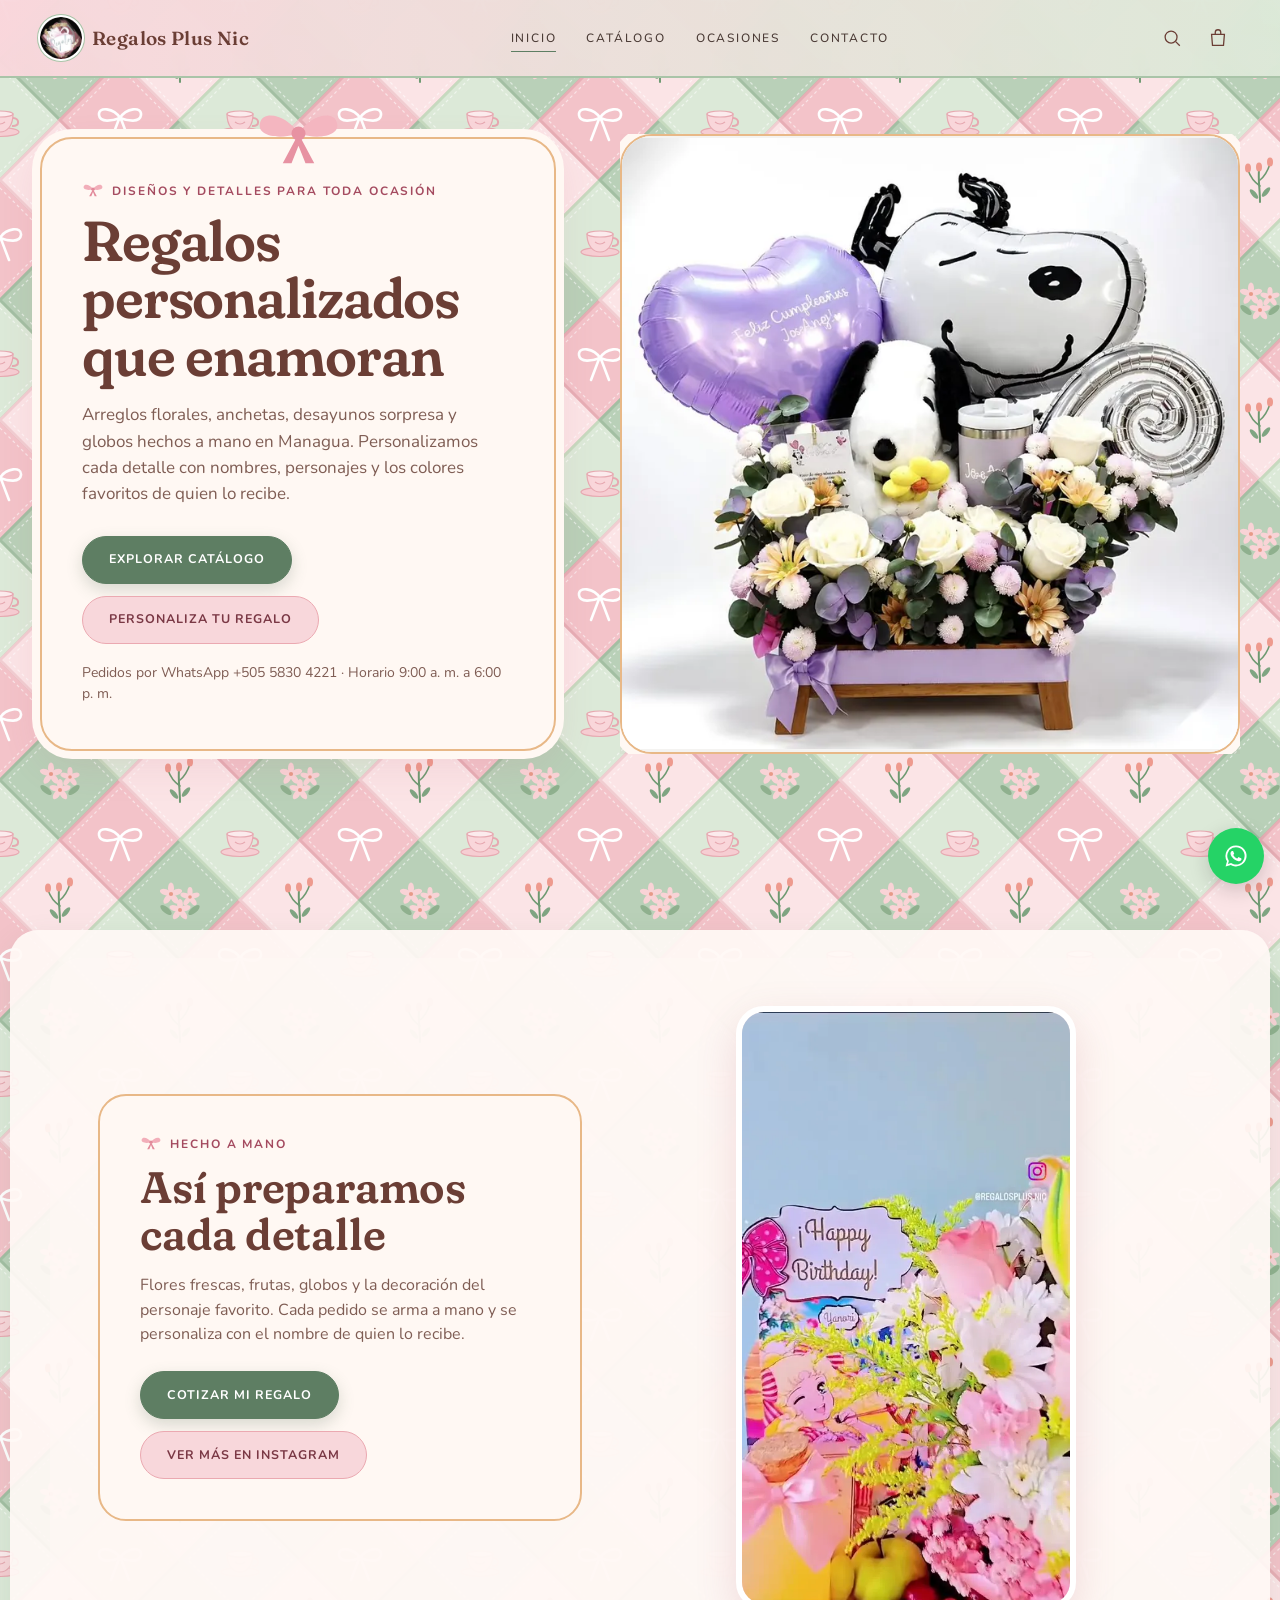
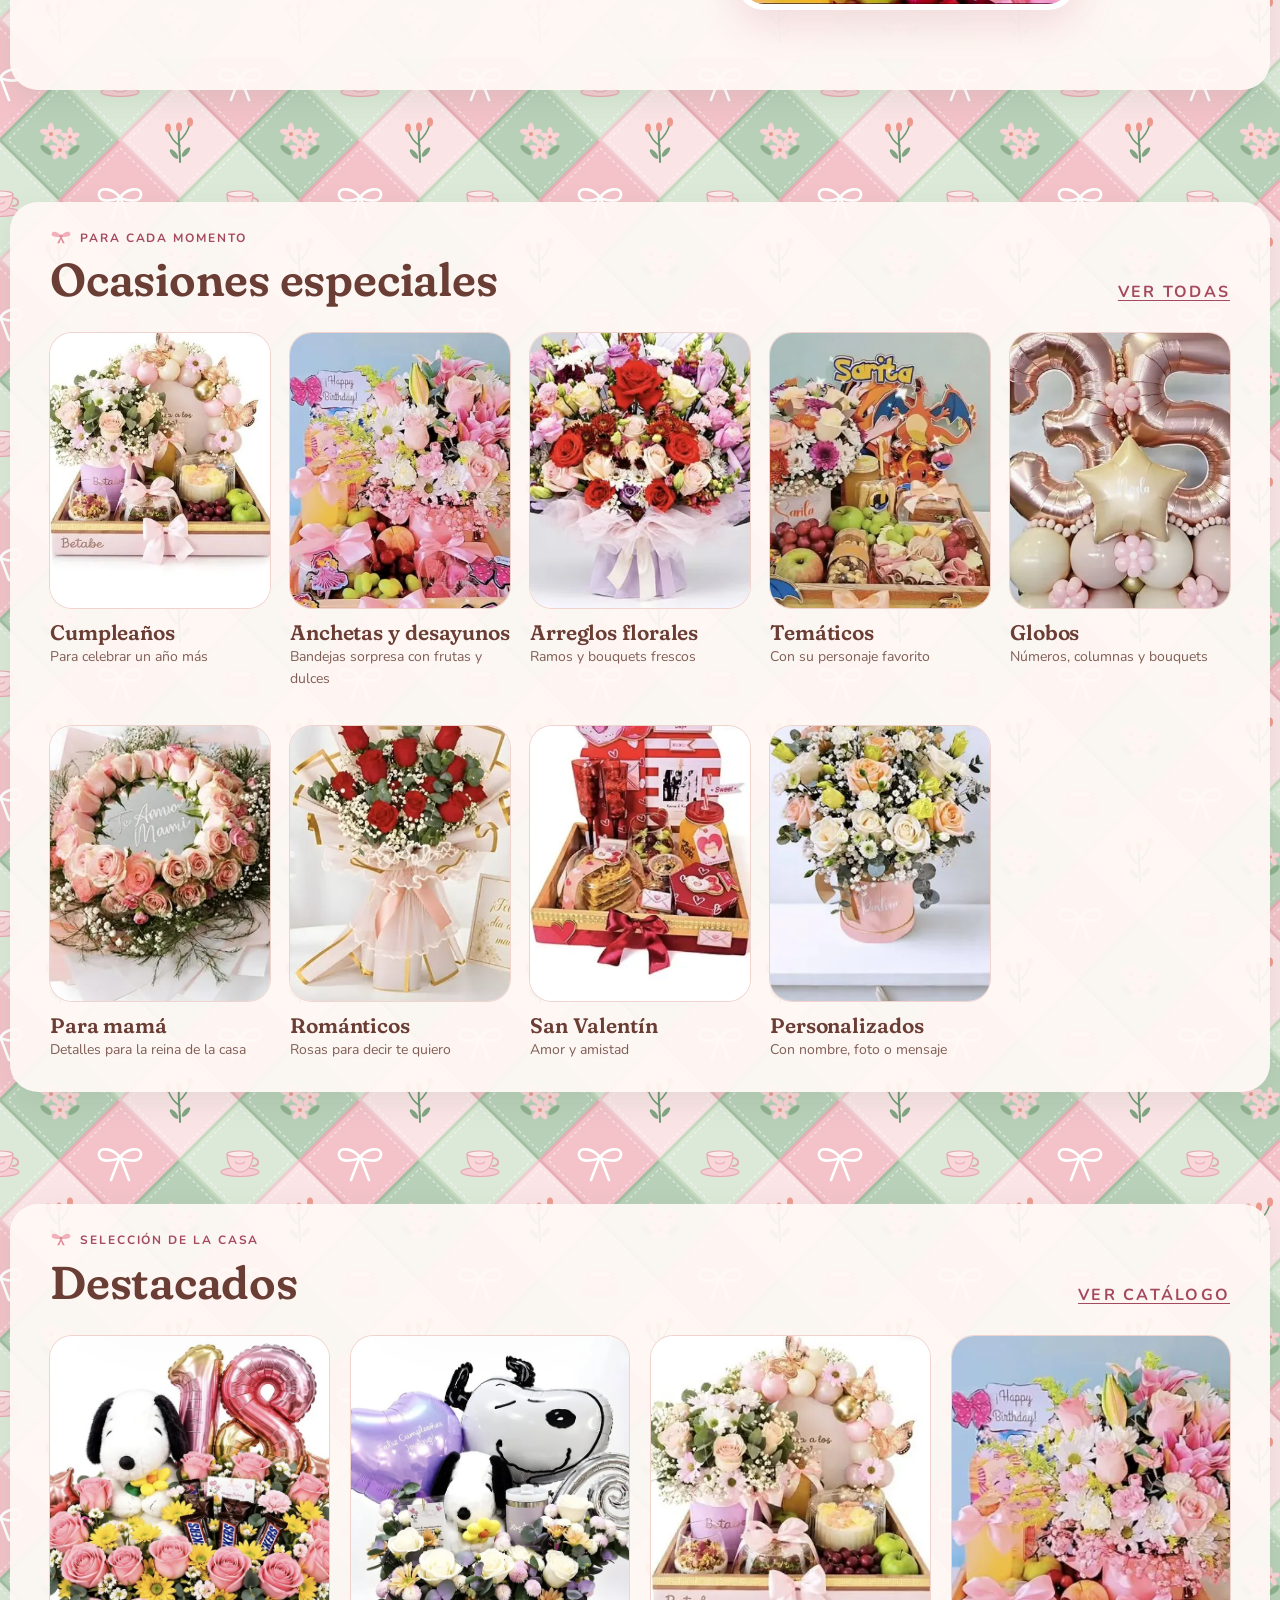
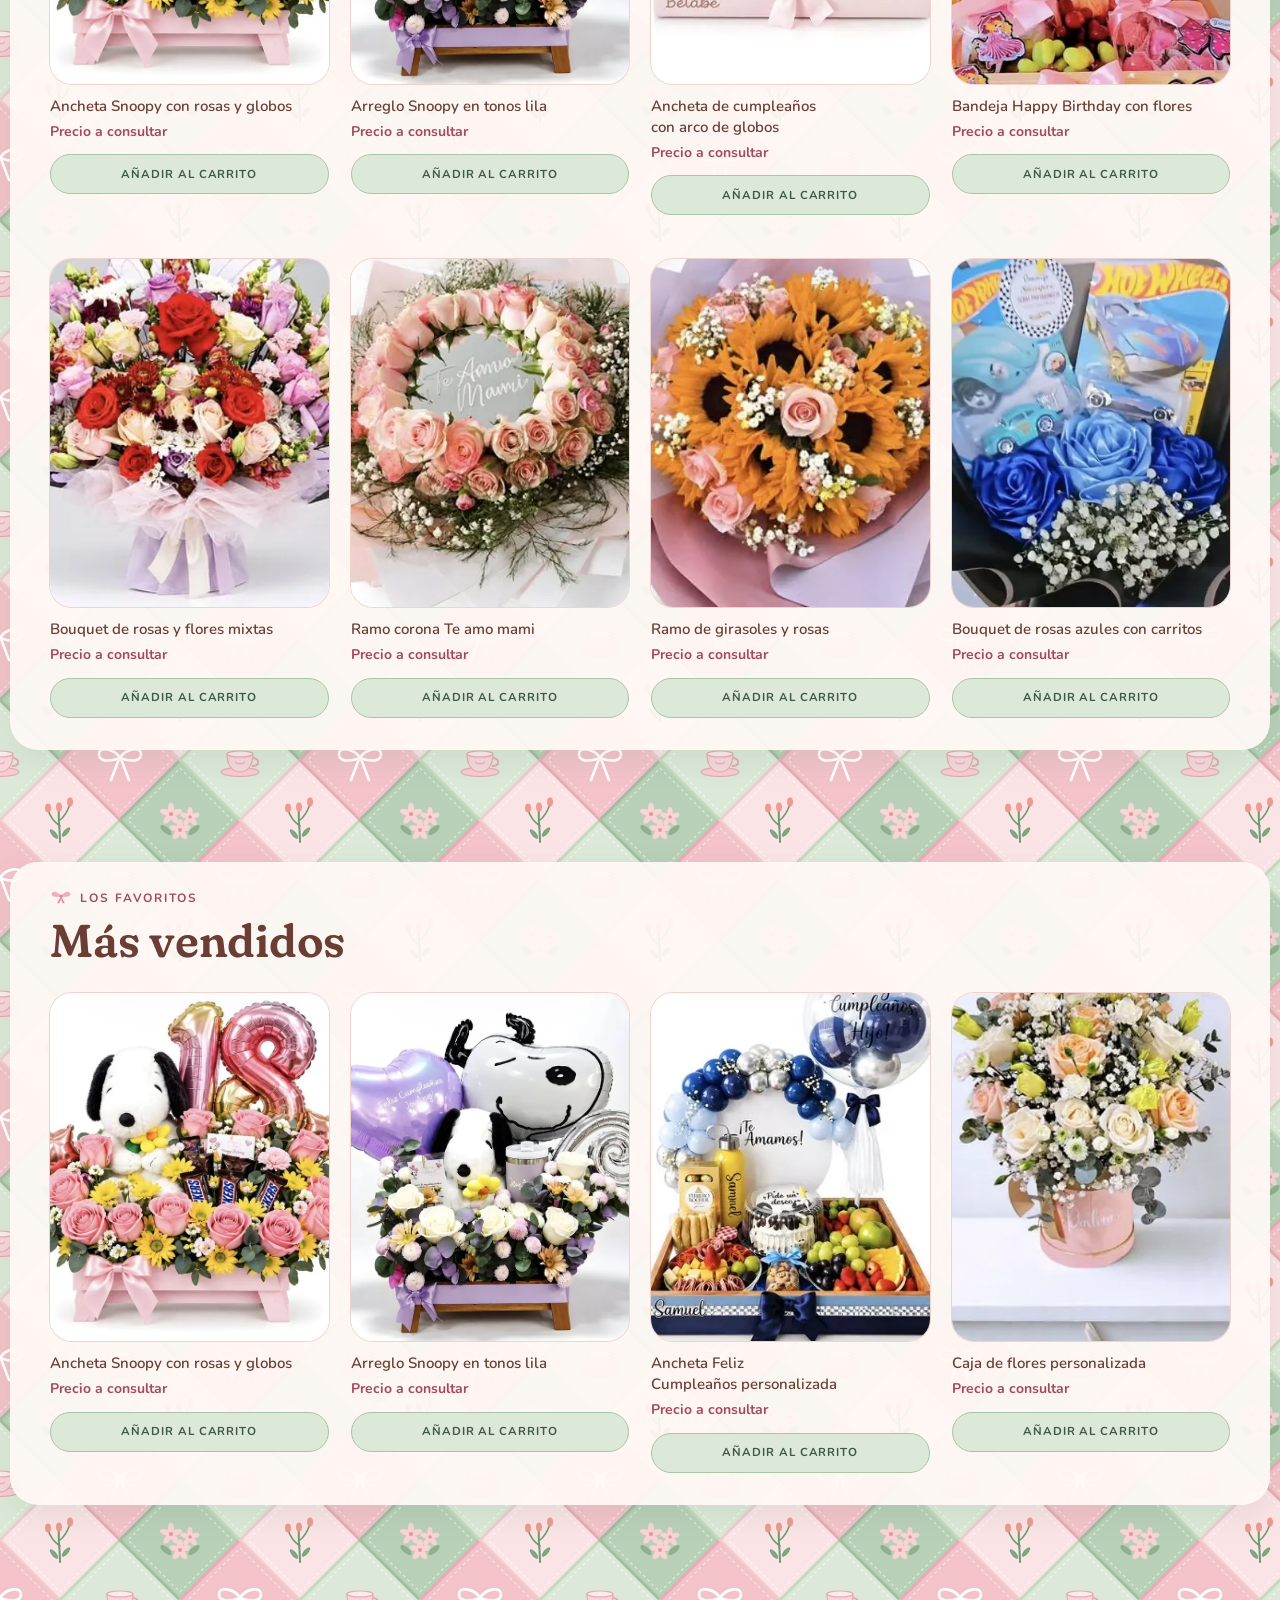
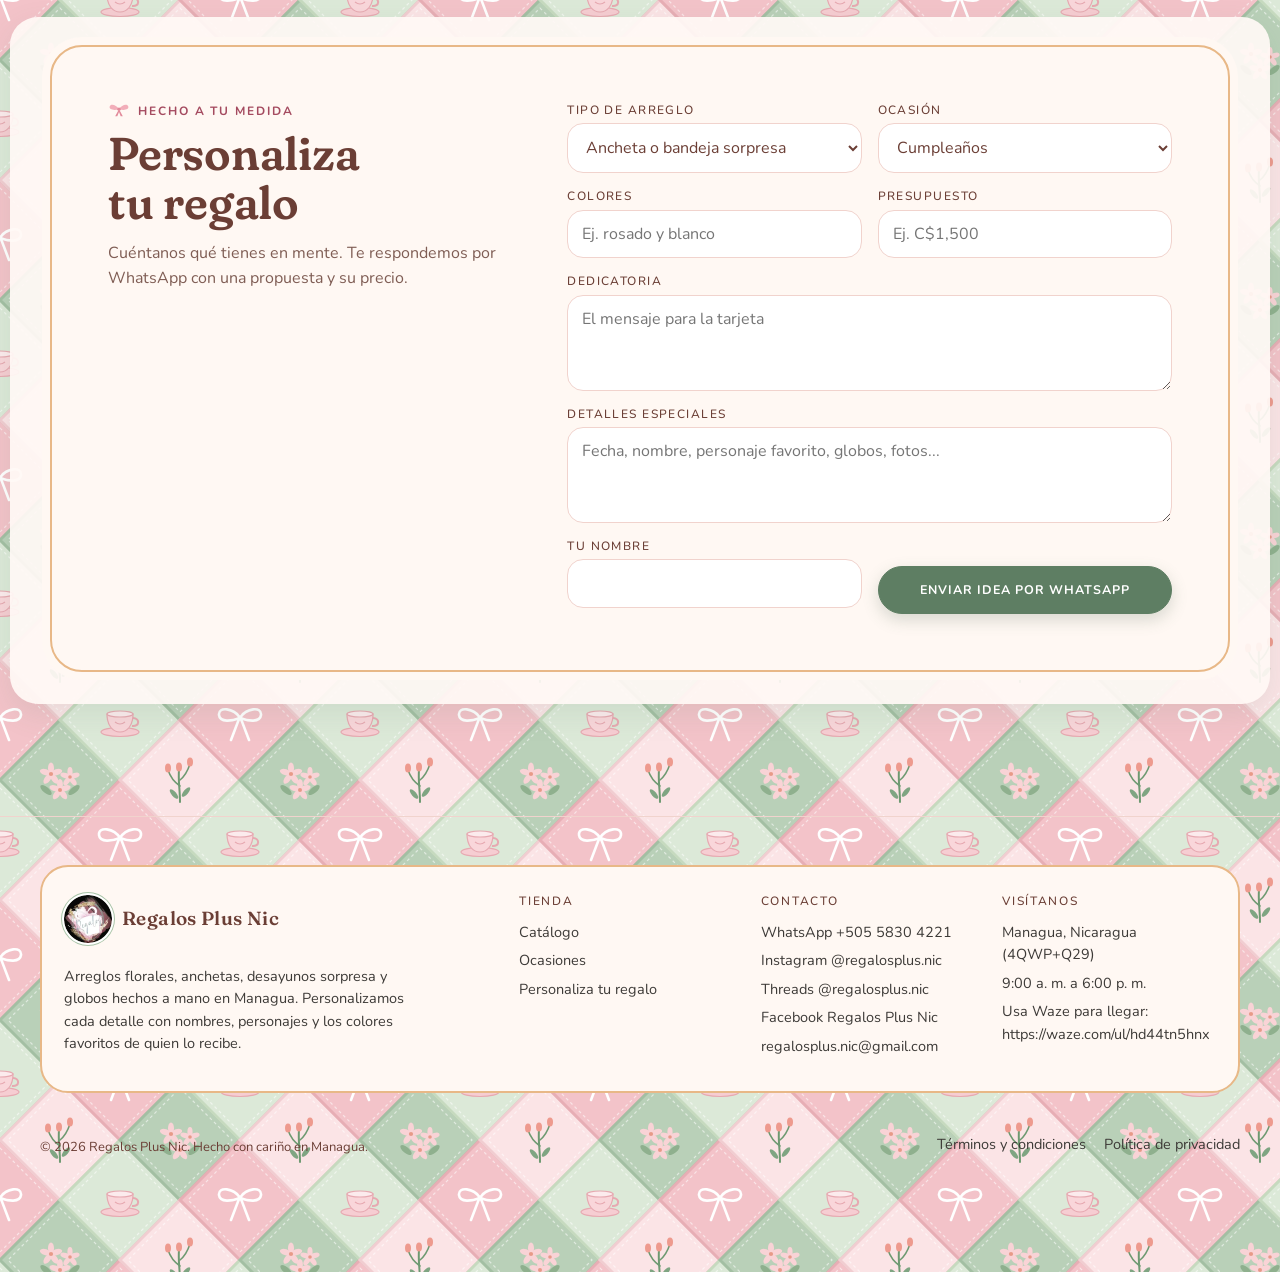
<file: index.html>
<!DOCTYPE html><html lang="es"><head><meta charset="utf-8"><meta name=viewport content="width=device-width,initial-scale=1,viewport-fit=cover"><style>:root{color-scheme:light;box-sizing:border-box;padding-top:env(safe-area-inset-top,0px);padding-bottom:env(safe-area-inset-bottom,0px)}html{scroll-padding-top:env(safe-area-inset-top,0px)}body{margin:0;padding:0;font:14px -apple-system,BlinkMacSystemFont,sans-serif;background:#fff;color:#000}img{max-width:100%}[hidden]:not([hidden=until-found i]){display:none!important}</style>
<title>Regalos Plus Nic | Regalos personalizados en Managua</title><meta name="description" content="Regalos personalizados, arreglos florales, anchetas y desayunos sorpresa en Managua, Nicaragua. Pedidos por WhatsApp.">
<link rel="canonical" href="https://josecaste251-commits.github.io/regalosplus/">
<!-- Google Search Console: pega aquí la etiqueta de verificación, por ejemplo:
<meta name="google-site-verification" content="TU_CODIGO"> -->
<meta name="robots" content="index,follow">
<meta property="og:type" content="website">
<meta property="og:locale" content="es_NI">
<meta property="og:site_name" content="Regalos Plus Nic">
<meta property="og:title" content="Regalos Plus Nic | Regalos personalizados en Managua">
<meta property="og:description" content="Regalos personalizados, arreglos florales, anchetas y desayunos sorpresa en Managua, Nicaragua. Pedidos por WhatsApp.">
<meta property="og:url" content="https://josecaste251-commits.github.io/regalosplus/">
<meta property="og:image" content="https://josecaste251-commits.github.io/regalosplus/p5.jpg">
<meta name="twitter:card" content="summary_large_image">
<link rel="icon" href="logo-192.png" type="image/png">
<link rel="apple-touch-icon" href="logo-192.png">
<meta name="claude:viewport-fit-sides" content="cover">
<meta name="theme-color" content="#FFF6F1">
<link rel="preload" as="image" href="p5.webp" fetchpriority="high">
<link rel="preconnect" href="https://fonts.googleapis.com">
<link rel="preconnect" href="https://fonts.gstatic.com" crossorigin>
<link rel="preload" as="style" href="https://fonts.googleapis.com/css2?family=Fraunces:opsz,wght,SOFT@9..144,500,100;9..144,600,100&family=Nunito:wght@400;600;700&display=swap">
<link rel="stylesheet" href="https://fonts.googleapis.com/css2?family=Fraunces:opsz,wght,SOFT@9..144,500,100;9..144,600,100&family=Nunito:wght@400;600;700&display=swap" media="print" onload="this.media='all'">
<noscript><link rel="stylesheet" href="https://fonts.googleapis.com/css2?family=Fraunces:opsz,wght,SOFT@9..144,500,100;9..144,600,100&family=Nunito:wght@400;600;700&display=swap"></noscript>
<script type="application/ld+json">{"@context":"https://schema.org","@type":"Florist","name":"Regalos Plus Nic","description":"Regalos personalizados, arreglos florales, anchetas y desayunos sorpresa en Managua, Nicaragua. Pedidos por WhatsApp.","url":"https://josecaste251-commits.github.io/regalosplus/","logo":"https://josecaste251-commits.github.io/regalosplus/logo-192.png","image":"https://josecaste251-commits.github.io/regalosplus/p5.webp","telephone":"+505 5830 4221","priceRange":"C$","currenciesAccepted":"NIO","paymentAccepted":"Efectivo, Transferencia bancaria","address":{"@type":"PostalAddress","addressLocality":"Managua","addressCountry":"NI"},"email":"regalosplus.nic@gmail.com","hasMap":"https://waze.com/ul/hd44tn5hnx","openingHours":"Sa 09:00-18:00","areaServed":"Managua","sameAs":["https://instagram.com/regalosplus.nic","https://www.threads.net/@regalosplus.nic","https://www.facebook.com/search/top?q=Regalos%20Plus%20Nic"]}</script>
<script src="analytics.js" defer></script>
</head><body>
<style id="app-style">
/* Boutique editorial: crema y negro con acento rosado de lazo. Una sola apariencia clara, elegida a propósito. */
:root{
  --ink:#171717;--white:#FFFFFF;--cream:#F7F4EF;--beige:#E9E1D5;--line:#E5E5E5;--blush:#F2C9CF;--blush-deep:#A9505F;--muted:#6B6560;
  --ok:#2F6B4F;--warn:#8A5410;--bad:#A23B3B;
  --display:"Cormorant Garamond",Georgia,"Times New Roman",serif;
  --sans:"Jost",system-ui,-apple-system,"Segoe UI",Roboto,sans-serif;
  --ease-out:cubic-bezier(0.23,1,0.32,1);--ease-in-out:cubic-bezier(0.77,0,0.175,1);--ease-drawer:cubic-bezier(0.32,0.72,0,1);
  --r-btn:6px;--r-img:4px;--r-panel:16px;
  color-scheme:light;
}
html{-webkit-tap-highlight-color:transparent;-webkit-text-size-adjust:100%}
body{background:var(--cream);color:var(--ink);font-family:var(--sans);font-size:16px;line-height:1.55;overflow-x:hidden}
body::before{content:"";position:fixed;inset:0 0 auto;height:env(safe-area-inset-top,0px);z-index:41;background:var(--cream)}
*,*::before,*::after{box-sizing:border-box}
h1,h2,h3{font-family:var(--display);font-weight:500;margin:0;text-wrap:balance;letter-spacing:-0.01em}
p{margin:0}
a{color:inherit}
button{font:inherit;color:inherit}
img{display:block}
:focus-visible{outline:2px solid var(--blush-deep);outline-offset:3px}
.wrap{max-width:1280px;margin:0 auto;padding-left:max(16px,env(safe-area-inset-left,0px));padding-right:max(16px,env(safe-area-inset-right,0px))}
@media (min-width:768px){.wrap{padding-left:max(40px,env(safe-area-inset-left,0px));padding-right:max(40px,env(safe-area-inset-right,0px))}}
.eyebrow{font:500 12px/1.2 var(--sans);letter-spacing:.16em;text-transform:uppercase;color:var(--muted)}
.label{font:500 12px/1.2 var(--sans);letter-spacing:.14em;text-transform:uppercase}
.muted{color:var(--muted)}
.num{font-variant-numeric:tabular-nums}

/* Botones */
.btn{display:inline-flex;align-items:center;justify-content:center;gap:10px;min-height:48px;padding:0 26px;border:1px solid var(--ink);border-radius:var(--r-btn);background:var(--ink);color:var(--white);font:500 12.5px/1 var(--sans);letter-spacing:.14em;text-transform:uppercase;text-decoration:none;cursor:pointer;touch-action:manipulation;user-select:none;-webkit-user-select:none;transition:transform 160ms var(--ease-out),background-color 200ms ease,color 200ms ease,border-color 200ms ease}
.btn:active{transform:scale(.97)}
.btn-ghost{background:transparent;color:var(--ink)}
.btn-soft{background:var(--white);color:var(--ink);border-color:var(--line)}
.btn-blush{background:var(--blush);color:var(--ink);border-color:var(--blush)}
.btn-block{width:100%}
.btn-sm{min-height:40px;padding:0 16px;font-size:11.5px}
.btn[disabled]{opacity:.45;cursor:not-allowed}
@media (hover:hover) and (pointer:fine){
  .btn:hover{background:#000}
  .btn-ghost:hover,.btn-soft:hover{background:var(--ink);color:var(--white);border-color:var(--ink)}
  .btn-blush:hover{background:#ecb9c1}
}
.icon-btn{display:inline-flex;align-items:center;justify-content:center;width:44px;height:44px;border:0;background:transparent;border-radius:var(--r-btn);cursor:pointer;touch-action:manipulation;position:relative;transition:transform 160ms var(--ease-out)}
.icon-btn:active{transform:scale(.94)}
.icon-btn svg{width:22px;height:22px}
.link{background:none;border:0;padding:0;cursor:pointer;text-decoration:underline;text-underline-offset:3px;font:inherit}

/* Encabezado */
.hdr{position:sticky;top:env(safe-area-inset-top,0px);z-index:40;background:rgba(247,244,239,.94);-webkit-backdrop-filter:blur(10px);backdrop-filter:blur(10px);border-bottom:1px solid var(--line)}
.hdr .wrap{display:grid;grid-template-columns:1fr auto 1fr;align-items:center;height:68px;gap:8px}
.brand{display:inline-flex;align-items:center;gap:10px;text-decoration:none;justify-self:center;min-width:0}
.brand-name{font:600 19px/1 var(--display);letter-spacing:.18em;text-transform:uppercase;white-space:nowrap}
.brand svg{width:26px;height:20px;flex:none}
.brand img{height:40px;width:auto}
.nav{display:none}
.hdr-left,.hdr-right{display:flex;align-items:center;gap:2px}
.hdr-right{justify-self:end}
.badge{position:absolute;top:4px;right:2px;min-width:18px;height:18px;padding:0 5px;border-radius:9px;background:var(--ink);color:var(--white);font:500 11px/18px var(--sans);text-align:center;font-variant-numeric:tabular-nums}
.badge.pop{animation:pop 300ms var(--ease-out)}
@keyframes pop{0%{transform:scale(1)}40%{transform:scale(1.18)}100%{transform:scale(1)}}
@media (min-width:1000px){
  .hdr .wrap{grid-template-columns:auto 1fr auto;height:76px}
  .brand{justify-self:start}
  .nav{display:flex;justify-content:center;gap:30px}
  .nav a{font:500 12px/1 var(--sans);letter-spacing:.15em;text-transform:uppercase;text-decoration:none;padding:10px 0;position:relative}
  .nav a::after{content:"";position:absolute;left:0;right:0;bottom:2px;height:1px;background:var(--ink);transform:scaleX(0);transform-origin:left;transition:transform 300ms var(--ease-out)}
  .nav a[aria-current="page"]::after{transform:scaleX(1)}
  .hdr-left .menu-btn{display:none}
  .hdr-left{display:none}
}
@media (hover:hover) and (pointer:fine){.nav a:hover::after{transform:scaleX(1)}}
@media (max-width:420px){.brand-name{font-size:15px;letter-spacing:.14em}}

/* Menú móvil y carrito: paneles laterales */
.scrim{position:fixed;inset:0;background:rgba(23,23,23,.36);opacity:0;visibility:hidden;transition:opacity 300ms ease,visibility 0s 300ms;z-index:55}
.scrim.on{opacity:1;visibility:visible;transition:opacity 300ms ease}
.sheet{position:fixed;top:0;bottom:0;width:min(440px,100%);height:100dvh;background:var(--cream);z-index:60;display:flex;flex-direction:column;visibility:hidden;transition:transform 450ms var(--ease-drawer),visibility 0s 450ms;padding-top:env(safe-area-inset-top,0px);padding-bottom:env(safe-area-inset-bottom,0px);box-shadow:0 10px 40px rgba(23,23,23,.12)}
.sheet.right{right:0;transform:translateX(100%);border-radius:var(--r-panel) 0 0 var(--r-panel);padding-right:env(safe-area-inset-right,0px)}
.sheet.left{left:0;transform:translateX(-100%);border-radius:0 var(--r-panel) var(--r-panel) 0;padding-left:env(safe-area-inset-left,0px);width:min(340px,88%)}
.sheet.open{transform:none;visibility:visible;transition:transform 450ms var(--ease-drawer)}
.sheet-head{display:flex;align-items:center;justify-content:space-between;padding:16px 20px;border-bottom:1px solid var(--line)}
.sheet-body{flex:1;overflow-y:auto;overscroll-behavior:contain;padding:8px 20px 20px}
.sheet-foot{border-top:1px solid var(--line);padding:18px 20px;display:grid;gap:10px;background:var(--cream)}
.mnav a{display:block;padding:16px 0;border-bottom:1px solid var(--line);font:500 22px/1.2 var(--display);text-decoration:none}

.citem{display:grid;grid-template-columns:84px minmax(0,1fr);gap:14px;padding:18px 0;border-bottom:1px solid var(--line)}
.citem img{width:84px;aspect-ratio:4/5;object-fit:cover;border-radius:var(--r-img);background:var(--beige)}
.citem h4{margin:0 0 2px;font:500 15px/1.35 var(--sans)}
.citem .opts{font-size:13px;color:var(--muted);overflow-wrap:anywhere}
.qty{display:inline-flex;align-items:center;border:1px solid var(--line);border-radius:var(--r-btn);background:var(--white)}
.qty button{width:36px;height:36px;border:0;background:none;cursor:pointer;font-size:18px;touch-action:manipulation}
.qty span{min-width:28px;text-align:center;font-variant-numeric:tabular-nums}
.row{display:flex;align-items:center;justify-content:space-between;gap:12px}
.tot{display:flex;justify-content:space-between;font-variant-numeric:tabular-nums}
.tot.big{font:500 22px/1.2 var(--display);font-variant-numeric:tabular-nums}
.empty{padding:48px 0;text-align:center;color:var(--muted)}

/* Hero */
.hero{padding:28px 0 8px}
.hero-grid{display:grid;gap:28px}
.hero h1{font-size:clamp(42px,8.4vw,88px);line-height:1.02;letter-spacing:-0.02em}
.hero p.lead{font-size:17px;max-width:42ch;color:var(--muted);margin-top:18px}
.hero .actions{display:flex;flex-wrap:wrap;gap:12px;margin-top:28px}
.hero-img{border-radius:var(--r-img);overflow:hidden;background:var(--beige);aspect-ratio:4/5;max-width:100%}
.hero-img img{width:100%;height:100%;object-fit:cover}
@media (min-width:900px){
  .hero{padding:56px 0 24px}
  .hero-grid{grid-template-columns:minmax(0,5fr) minmax(0,6fr);align-items:center;gap:64px}
  .hero-img{aspect-ratio:5/5.4}
}
.enter{animation:enter 700ms var(--ease-out) both;animation-delay:var(--d,0ms)}
@keyframes enter{from{opacity:0;transform:translateY(12px)}}
.reveal-img{animation:clipin 1000ms var(--ease-in-out) both;animation-delay:80ms}
@keyframes clipin{from{clip-path:inset(0 0 100% 0)}to{clip-path:inset(0 0 0 0)}}
.fade{animation:fade 400ms ease both;animation-delay:var(--d,0ms)}
@keyframes fade{from{opacity:0}}

/* Secciones */
.sec{padding:64px 0 0}
@media (min-width:900px){.sec{padding:112px 0 0}}
.sec-head{display:flex;align-items:end;justify-content:space-between;gap:16px;margin-bottom:28px;flex-wrap:wrap}
.sec-head h2{font-size:clamp(32px,5vw,46px);line-height:1.08}
.sec-head .eyebrow{margin-bottom:10px}
.rv{transition:opacity 700ms var(--ease-out),transform 700ms var(--ease-out)}
.rv.pre{opacity:0;transform:translateY(12px)}

/* Ocasiones */
.occ{display:grid;grid-template-columns:repeat(2,minmax(0,1fr));gap:24px 12px}
@media (min-width:768px){.occ{grid-template-columns:repeat(3,minmax(0,1fr));gap:36px 20px}}
@media (min-width:1100px){.occ{grid-template-columns:repeat(5,minmax(0,1fr))}}
.occ a{text-decoration:none;display:block}
.frame{position:relative;overflow:hidden;border-radius:var(--r-img);background:var(--beige);aspect-ratio:4/5}
.frame img{width:100%;height:100%;object-fit:cover;transition:transform 600ms var(--ease-out)}
.occ h3{font-size:22px;line-height:1.15;margin-top:12px}
.occ p{font-size:14px;color:var(--muted);margin-top:2px}
@media (hover:hover) and (pointer:fine){.occ a:hover .frame img,.pcard:hover .frame img{transform:scale(1.04)}}

/* Productos */
.grid{display:grid;grid-template-columns:repeat(2,minmax(0,1fr));gap:30px 12px}
@media (min-width:768px){.grid{grid-template-columns:repeat(3,minmax(0,1fr));gap:44px 22px}}
@media (min-width:1150px){.grid{grid-template-columns:repeat(4,minmax(0,1fr))}}
.grid.swap{animation:fade 260ms ease both}
.pcard{position:relative;min-width:0}
.pcard a.pl{text-decoration:none;display:block}
.pcard h3{font:400 15px/1.4 var(--sans);margin-top:12px;display:-webkit-box;-webkit-line-clamp:2;-webkit-box-orient:vertical;overflow:hidden;letter-spacing:0}
.price{display:flex;gap:8px;align-items:baseline;flex-wrap:wrap;margin-top:4px;font-variant-numeric:tabular-nums}
.price .now{font-weight:500}
.price .now.sale{color:var(--blush-deep)}
.price s{color:var(--muted);font-size:14px}
.tag{position:absolute;top:10px;left:10px;z-index:2;font:500 10.5px/1 var(--sans);letter-spacing:.14em;text-transform:uppercase;padding:7px 9px;border-radius:3px;background:var(--white);color:var(--ink)}
.tag.sale{background:var(--ink);color:var(--white)}
.tag.lim{background:var(--blush);color:var(--ink)}
.tag.out{background:var(--white);color:var(--muted)}
.frame.out img{opacity:.55;filter:grayscale(.4)}
.add{margin-top:12px;width:100%}
.add .ok{display:none}
.add.done .ok{display:inline}
.add.done .lbl{display:none}

/* Banda de ofertas */
.band{background:var(--ink);color:var(--white);border-radius:var(--r-img);padding:40px 24px;display:grid;gap:18px}
.band h2{font-size:clamp(30px,5vw,48px);line-height:1.05}
.band .eyebrow{color:#cfc8bf}
.band .btn{background:var(--white);color:var(--ink);border-color:var(--white);justify-self:start}
@media (min-width:900px){.band{grid-template-columns:1fr auto;align-items:center;padding:56px}}

/* Formularios */
.field{display:grid;gap:6px;min-width:0}
.field label,.field .lab{font:500 12px/1.2 var(--sans);letter-spacing:.12em;text-transform:uppercase;color:var(--ink)}
.in,select.in,textarea.in{width:100%;font:400 16px/1.4 var(--sans);color:var(--ink);background:var(--white);border:1px solid var(--line);border-radius:var(--r-btn);padding:12px 14px;min-height:48px;transition:border-color 160ms ease}
textarea.in{min-height:96px;resize:vertical}
.in:focus{outline:none;border-color:var(--ink)}
.in.bad{border-color:var(--bad)}
.err{color:var(--bad);font-size:13px;min-height:0}
.fgrid{display:grid;gap:16px}
@media (min-width:700px){.fgrid.two{grid-template-columns:repeat(2,minmax(0,1fr))}}
.choice{display:grid;gap:10px}
@media (min-width:600px){.choice.two{grid-template-columns:repeat(2,minmax(0,1fr))}}
.opt{display:flex;gap:12px;align-items:flex-start;padding:16px;border:1px solid var(--line);border-radius:var(--r-btn);background:var(--white);cursor:pointer;transition:border-color 160ms ease}
.opt input{margin-top:4px;accent-color:var(--ink);width:18px;height:18px}
.opt:has(input:checked){border-color:var(--ink)}
.opt b{font-weight:500;display:block}
.opt small{color:var(--muted);font-size:13.5px}
.check{display:flex;gap:10px;align-items:center;font-size:15px}
.check input{width:18px;height:18px;accent-color:var(--ink)}

/* Personaliza */
.custom{display:grid;gap:32px;background:var(--beige);border-radius:var(--r-img);padding:32px 20px}
@media (min-width:900px){.custom{grid-template-columns:minmax(0,4fr) minmax(0,6fr);padding:56px;gap:56px}}
.custom h2{font-size:clamp(32px,5vw,46px);line-height:1.05}

/* Catálogo */
.tools{display:grid;gap:12px;margin-bottom:24px}
@media (min-width:900px){.tools{grid-template-columns:minmax(0,1fr) 200px 200px}}
.chips{display:flex;gap:8px;overflow-x:auto;padding-bottom:6px;margin-bottom:28px;scrollbar-width:none;overscroll-behavior-x:contain}
.chips::-webkit-scrollbar{display:none}
.chip{flex:none;min-height:40px;padding:0 16px;border:1px solid var(--line);border-radius:999px;background:var(--white);font:500 12px/1 var(--sans);letter-spacing:.1em;text-transform:uppercase;cursor:pointer;white-space:nowrap;transition:background-color 200ms ease,color 200ms ease,border-color 200ms ease}
.chip[aria-pressed="true"]{background:var(--ink);color:var(--white);border-color:var(--ink)}
.page-title{padding:40px 0 24px}
.page-title h1{font-size:clamp(40px,7vw,72px);line-height:1.02}
.page-title p{color:var(--muted);margin-top:10px;max-width:56ch}
.count{font-size:14px;color:var(--muted);margin-bottom:16px}

/* Ficha */
.pd{display:grid;gap:28px;padding:24px 0 0}
@media (min-width:900px){.pd{grid-template-columns:minmax(0,7fr) minmax(0,5fr);gap:64px;padding-top:40px}}
.pd .frame{aspect-ratio:4/5}
.pd h1{font-size:clamp(34px,5vw,52px);line-height:1.05;margin-top:6px}
.pd .price{font-size:20px;margin-top:12px}
.pd .desc{color:#3d3a37;margin-top:18px;max-width:56ch}
.pd-actions{display:grid;gap:10px;margin-top:24px}
.crumb{font-size:13px;color:var(--muted);padding-top:20px}
.crumb a{text-decoration:none}
.stock{font-size:14px;margin-top:10px}
.stock.no{color:var(--bad)}
.stock.yes{color:var(--ok)}

/* Checkout */
.co{display:grid;gap:32px;padding:8px 0 0}
@media (min-width:1000px){.co{grid-template-columns:minmax(0,7fr) minmax(0,4fr);gap:56px;align-items:start}}
.co h2{font-size:28px;margin-bottom:16px}
.co .step{padding:24px 0;border-top:1px solid var(--line)}
.summary{background:var(--white);border:1px solid var(--line);border-radius:var(--r-btn);padding:22px;display:grid;gap:12px}
@media (min-width:1000px){.summary{position:sticky;top:96px}}
.sline{display:flex;justify-content:space-between;gap:12px;font-size:15px}
.sline span:first-child{min-width:0;overflow-wrap:anywhere}
.sline span:last-child{font-variant-numeric:tabular-nums;white-space:nowrap}
.note{font-size:13.5px;color:var(--muted)}
.code-row{display:flex;gap:8px}
.code-row .in{flex:1;min-width:0;text-transform:uppercase}

/* Confirmación */
.done-wrap{max-width:640px;margin:0 auto;text-align:center;padding:56px 0 0}
.done-wrap svg{width:84px;height:84px;margin:0 auto 20px}
.done-wrap .c{stroke-dasharray:100;stroke-dashoffset:100;animation:draw 600ms cubic-bezier(.645,.045,.355,1) forwards}
.done-wrap .k{stroke-dasharray:100;stroke-dashoffset:100;animation:draw 400ms cubic-bezier(.645,.045,.355,1) 500ms forwards}
@keyframes draw{to{stroke-dashoffset:0}}
.done-wrap h1{font-size:clamp(36px,6vw,56px);line-height:1.05}
.receipt{text-align:left;background:var(--white);border:1px solid var(--line);border-radius:var(--r-btn);padding:22px;margin-top:28px;display:grid;gap:10px}
.pill{display:inline-block;padding:6px 10px;border-radius:999px;font:500 11px/1 var(--sans);letter-spacing:.12em;text-transform:uppercase;background:var(--blush);color:var(--ink)}

/* Pie */
.foot{margin-top:112px;border-top:1px solid var(--line);padding:48px 0 calc(110px + env(safe-area-inset-bottom,0px))}
.foot-grid{display:grid;gap:28px}
@media (min-width:800px){.foot-grid{grid-template-columns:2fr 1fr 1fr 1fr}}
.foot h4,.foot .fh{font:500 12px/1 var(--sans);letter-spacing:.14em;text-transform:uppercase;margin:0 0 14px}
.foot p,.foot a{font-size:14.5px;color:#3d3a37;text-decoration:none;display:block;margin-bottom:6px;overflow-wrap:anywhere}
.foot .fine .legal{display:flex;gap:18px;flex-wrap:wrap}.fine .legal a{text-underline-offset:3px}
.fine{display:flex;justify-content:space-between;align-items:center;margin-top:40px;font-size:13px;color:var(--muted);gap:12px;flex-wrap:wrap}
.gear{width:36px;height:36px;color:var(--muted)}
.gear svg{width:18px;height:18px}

/* WhatsApp flotante */
.wa-fab{position:fixed;right:calc(16px + env(safe-area-inset-right,0px));bottom:calc(16px + env(safe-area-inset-bottom,0px));z-index:35;width:56px;height:56px;border-radius:50%;background:var(--ink);color:var(--white);display:flex;align-items:center;justify-content:center;box-shadow:0 6px 20px rgba(23,23,23,.18);transition:transform 160ms var(--ease-out)}
.wa-fab:active{transform:scale(.94)}
.wa-fab svg{width:26px;height:26px}

/* Toasts */
.toasts{position:fixed;left:50%;bottom:calc(88px + env(safe-area-inset-bottom,0px));transform:translateX(-50%);z-index:90;display:grid;gap:8px;width:min(420px,calc(100% - 32px));pointer-events:none}
.toast{background:var(--ink);color:var(--white);border-radius:var(--r-btn);padding:14px 16px;font-size:14.5px;display:flex;gap:10px;align-items:center;opacity:1;transform:translateY(0);transition:opacity 400ms ease,transform 400ms ease;pointer-events:auto}
.toast.in{opacity:0;transform:translateY(100%)}
.toast.err{background:var(--bad)}

/* Modal */
.modal{position:fixed;inset:0;z-index:95;display:flex;align-items:center;justify-content:center;padding:16px;background:rgba(23,23,23,.36)}
.modal-card{background:var(--cream);border-radius:var(--r-panel);padding:28px;max-width:440px;width:100%;display:grid;gap:14px;animation:modal 250ms var(--ease-out) both}
@keyframes modal{from{opacity:0;transform:scale(.96)}}
.modal-card h3{font-size:28px}

/* Panel de administración */
.adm{position:fixed;inset:0;z-index:80;background:#FBFAF8;display:flex;flex-direction:column;padding-top:env(safe-area-inset-top,0px);padding-bottom:env(safe-area-inset-bottom,0px)}
.adm-top{display:flex;align-items:center;justify-content:space-between;gap:10px;padding:12px max(16px,env(safe-area-inset-right,0px)) 12px max(16px,env(safe-area-inset-left,0px));border-bottom:1px solid var(--line);background:var(--white);flex-wrap:wrap}
.adm-top h2{font-size:22px}
.adm-status{font-size:13px;color:var(--muted)}
.adm-status.dirty{color:var(--warn);font-weight:500}
.adm-tabs{display:flex;gap:4px;overflow-x:auto;padding:8px max(16px,env(safe-area-inset-right,0px)) 8px max(16px,env(safe-area-inset-left,0px));border-bottom:1px solid var(--line);background:var(--white);scrollbar-width:none;flex:none}
.adm-tabs::-webkit-scrollbar{display:none}
.adm-tabs button{flex:none;min-height:40px;padding:0 14px;border:0;border-radius:var(--r-btn);background:transparent;font:500 13px/1 var(--sans);letter-spacing:.06em;cursor:pointer;white-space:nowrap}
.adm-tabs button[aria-pressed="true"]{background:var(--ink);color:var(--white)}
.adm-body{flex:1;overflow-y:auto;overscroll-behavior:contain;padding:24px max(16px,env(safe-area-inset-right,0px)) 48px max(16px,env(safe-area-inset-left,0px))}
.adm-body>div{max-width:1040px;margin:0 auto}
.adm h3{font:500 26px/1.15 var(--display);margin:0 0 16px}
.stats{display:grid;grid-template-columns:repeat(2,minmax(0,1fr));gap:12px}
@media (min-width:800px){.stats{grid-template-columns:repeat(4,minmax(0,1fr))}}
.stat{background:var(--white);border:1px solid var(--line);border-radius:var(--r-btn);padding:16px}
.stat b{display:block;font:500 28px/1.1 var(--display);font-variant-numeric:tabular-nums;margin-top:6px;overflow-wrap:anywhere}
.stat span{font-size:12px;letter-spacing:.1em;text-transform:uppercase;color:var(--muted)}
.bigbtns{display:grid;grid-template-columns:repeat(2,minmax(0,1fr));gap:10px;margin-top:20px}
@media (min-width:800px){.bigbtns{grid-template-columns:repeat(4,minmax(0,1fr))}}
.bigbtns .btn{min-height:64px;white-space:normal;text-align:center;line-height:1.3;padding:0 12px}
.card{background:var(--white);border:1px solid var(--line);border-radius:var(--r-btn);padding:18px}
.list{display:grid;gap:10px}
.li{display:grid;grid-template-columns:64px minmax(0,1fr);gap:14px;align-items:center;background:var(--white);border:1px solid var(--line);border-radius:var(--r-btn);padding:12px}
.li img{width:64px;aspect-ratio:4/5;object-fit:cover;border-radius:3px;background:var(--beige)}
.li h4{margin:0;font:500 15px/1.3 var(--sans);overflow-wrap:anywhere}
.li .meta{font-size:13px;color:var(--muted)}
.li-actions{grid-column:1/-1;display:flex;flex-wrap:wrap;gap:8px;align-items:center}
@media (min-width:800px){.li{grid-template-columns:64px minmax(0,1fr) auto}.li-actions{grid-column:auto;justify-content:flex-end}}
.price-in{width:120px;min-height:40px;padding:8px 10px}
.st{display:inline-block;padding:5px 9px;border-radius:999px;font:500 11px/1 var(--sans);letter-spacing:.08em;text-transform:uppercase;background:var(--beige)}
.st.Nuevo{background:var(--blush)}.st.Pendiente{background:#F3E2C4}.st.Confirmado{background:#DCE8DF}.st.En{background:#E3E0F0}.st.Enviado{background:#DDE7F0}.st.Entregado{background:#CFE3D5}.st.Cancelado{background:#EEDADA}
.danger{color:var(--bad);border-color:#e6c9c9}
.hr{height:1px;background:var(--line);margin:24px 0}
.thumb-up{display:flex;gap:14px;align-items:center;flex-wrap:wrap}
.thumb-up img{width:96px;aspect-ratio:4/5;object-fit:cover;border-radius:var(--r-img);background:var(--beige)}
.file-lab{position:relative;overflow:hidden}
.file-lab input{position:absolute;inset:0;opacity:0;cursor:pointer}
.ord{background:var(--white);border:1px solid var(--line);border-radius:var(--r-btn)}
.ord summary{list-style:none;cursor:pointer;padding:14px 16px;display:grid;grid-template-columns:minmax(0,1fr) auto;gap:6px 12px;align-items:center}
.ord summary::-webkit-details-marker{display:none}
.ord .body{padding:0 16px 16px;display:grid;gap:10px;font-size:14.5px}
.ord pre{white-space:pre-wrap;overflow-wrap:anywhere;font:13px/1.5 ui-monospace,Menlo,monospace;background:var(--cream);padding:12px;border-radius:var(--r-btn);margin:0}
.hist{font-size:13px;color:var(--muted)}
.zone{display:grid;grid-template-columns:repeat(2,minmax(0,1fr));gap:8px;align-items:end;background:var(--white);border:1px solid var(--line);border-radius:var(--r-btn);padding:12px}
@media (min-width:800px){.zone{grid-template-columns:1fr 1fr 1fr 110px auto}}

@media (prefers-reduced-motion:reduce){
  *,*::before,*::after{animation-duration:200ms!important;animation-delay:0ms!important;transition-duration:150ms!important}
  .enter,.rv,.rv.pre,.toast.in,.modal-card{transform:none!important}
  .reveal-img{animation:fade 200ms ease both!important}
  .sheet{transition:opacity 200ms ease,visibility 0s 200ms!important}
  .sheet.right,.sheet.left{transform:none;opacity:0}
  .sheet.open{opacity:1;transition:opacity 200ms ease!important}
  .frame img{transition:none!important}
}
</style>
<style id="rpn-style">
/* ===== Estilo Regalos Plus: rosa pastel, rayas, lazos y marcos crema ===== */
:root{--ink:#6B3E35;--white:#FFFFFF;--cream:#FFF6F1;--beige:#FBE6E2;--line:#F1D3CD;--blush:#F6C6CE;--blush-deep:#A44A5F;--muted:#7F5D54;--rose:#A44A5F;--stripe1:#FDE7EA;--stripe2:#F9D9DE;--gold:#E8B887;
--display:"Fraunces",Georgia,serif;--sans:"Nunito",system-ui,-apple-system,"Segoe UI",Roboto,sans-serif;--r-btn:999px;--r-img:22px;--r-panel:26px}
body{background:var(--cream);font-weight:400}
body::before{background:var(--cream)}
h1,h2,h3{font-weight:600;letter-spacing:-0.005em;font-variation-settings:"SOFT" 100}
.eyebrow,.label{color:var(--rose);font-weight:700}
.eyebrow::before{content:"";display:inline-block;width:22px;height:14px;margin-right:8px;vertical-align:-2px;background:url("data:image/svg+xml,%3Csvg xmlns='http://www.w3.org/2000/svg' viewBox='0 0 52 32'%3E%3Cpath d='M26 14C20 4 6 0 4 8c-2 7 10 10 22 6z' fill='%23F2AEB9'/%3E%3Cpath d='M26 14C32 4 46 0 48 8c2 7-10 10-22 6z' fill='%23F2AEB9'/%3E%3Cpath d='M25 16L17 31h5l4-10 4 10h5l-8-15z' fill='%23E28A9A'/%3E%3Ccircle cx='26' cy='14' r='4' fill='%23E28A9A'/%3E%3C/svg%3E") no-repeat center/contain}
.btn{background:var(--rose);border-color:var(--rose);color:#fff;font-weight:700;letter-spacing:.08em;box-shadow:0 6px 16px rgba(180,84,106,.18)}
.btn-ghost{background:#fff;color:var(--rose);border-color:var(--blush);box-shadow:none}
.btn-soft{background:var(--beige);color:var(--ink);border-color:var(--line);box-shadow:none}
@media (hover:hover) and (pointer:fine){.btn:hover{background:#9E465B}.btn-ghost:hover,.btn-soft:hover{background:var(--rose);color:#fff;border-color:var(--rose)}}
.hdr{background:rgba(255,246,241,.95);border-bottom:1px solid var(--line)}
.brand img{height:42px;width:42px;border-radius:50%;object-fit:cover;box-shadow:0 0 0 2px #fff,0 0 0 3px var(--blush)}
.brand-name{font:600 19px/1 var(--display);letter-spacing:.02em;text-transform:none;color:var(--ink)}
@media (max-width:420px){.brand-name{font-size:16px;letter-spacing:0}}
.badge{background:var(--rose)}
.stripes,.hero{background:repeating-linear-gradient(90deg,var(--stripe1) 0 34px,var(--stripe2) 34px 68px)}
.hero{padding:28px 0 40px;border-bottom:1px solid var(--line)}
@media (min-width:900px){.hero{padding:56px 0 64px}}
.hero-grid>div:first-child{background:#FFF8F3;border:2px solid var(--gold);border-radius:32px;padding:28px 22px;position:relative;box-shadow:0 0 0 8px #FFF8F3,0 14px 40px rgba(180,84,106,.12)}
@media (min-width:900px){.hero-grid>div:first-child{padding:44px 40px}}
.hero-grid>div:first-child::before{content:"";position:absolute;top:-30px;left:50%;width:92px;height:56px;transform:translateX(-50%);background:url("data:image/svg+xml,%3Csvg xmlns='http://www.w3.org/2000/svg' viewBox='0 0 52 32'%3E%3Cpath d='M26 14C20 4 6 0 4 8c-2 7 10 10 22 6z' fill='%23F4B6C0'/%3E%3Cpath d='M26 14C32 4 46 0 48 8c2 7-10 10-22 6z' fill='%23F4B6C0'/%3E%3Cpath d='M25 16L17 31h5l4-10 4 10h5l-8-15z' fill='%23E792A2'/%3E%3Ccircle cx='26' cy='14' r='4' fill='%23E792A2'/%3E%3C/svg%3E") no-repeat center/contain}
.hero h1{font-size:clamp(32px,4.4vw,58px);hyphens:manual;color:var(--ink)}
.hero p.lead{color:var(--muted)}
.hero-meta{margin-top:18px;font-size:14px;color:var(--muted)}
.hero-img{border-radius:32px;border:2px solid var(--gold);box-shadow:0 0 0 8px #FFF8F3,0 14px 40px rgba(180,84,106,.14);background:#fff;aspect-ratio:1/1}
.hero-img img{object-fit:contain;background:#F4F3F1}
.frame{border-radius:var(--r-img);background:#fff;box-shadow:0 0 0 1px var(--line)}
.occ h3{font-size:21px;color:var(--ink)}
.pcard h3{font-weight:600;color:var(--ink)}
.price .now.ask{color:var(--rose);font-weight:700;font-size:14px}
.pd .price .now.ask{font-size:18px}
.tag{border-radius:999px}
.custom{background:#FFF8F3;border:2px solid var(--gold);border-radius:32px;box-shadow:0 0 0 8px #FFF8F3}
.sec-head h2,.custom h2{color:var(--ink)}
.in,select.in,textarea.in{border-radius:16px;border-color:var(--line)}
.in:focus{border-color:var(--rose)}
.chip{border-color:var(--line)}
.chip[aria-pressed="true"]{background:var(--rose);border-color:var(--rose)}
.card,.summary,.receipt{border-radius:22px;border-color:var(--line)}
.reel{display:grid;gap:28px;align-items:center;background:repeating-linear-gradient(90deg,var(--stripe1) 0 34px,var(--stripe2) 34px 68px);border-radius:32px;padding:28px 20px}
.reel-txt{background:#FFF8F3;border:2px solid var(--gold);border-radius:28px;padding:26px 22px}
.reel-txt h2{font-size:clamp(30px,4.6vw,44px);line-height:1.08;color:var(--ink)}
.reel-vid{justify-self:center;width:min(340px,100%);border-radius:28px;overflow:hidden;border:6px solid #fff;box-shadow:0 14px 40px rgba(180,84,106,.18);aspect-ratio:9/16;background:#f3dfe3}
.reel-vid video{width:100%;height:100%;object-fit:cover;display:block}
@media (min-width:900px){.reel{grid-template-columns:minmax(0,1fr) auto;padding:48px;gap:48px}.reel-txt{padding:40px}}
.band{background:var(--rose);border-radius:32px}
.foot{background:repeating-linear-gradient(90deg,var(--stripe1) 0 34px,var(--stripe2) 34px 68px);border-top:1px solid var(--line)}
.foot-grid{background:#FFF8F3;border:2px solid var(--gold);border-radius:28px;padding:28px 22px}
.foot .brand img{height:48px;width:48px;border-radius:50%}
.foot .fine{color:var(--ink)}
.wa-fab{background:#25D366;color:#fff}
.sheet{background:var(--cream)}
.modal-card{background:var(--cream)}

/* ---- Tema patchwork rosa + verde salvia (nov 2026) ---- */
:root{--sage:#5E7E63;--sage-dark:#4C6A51;--sage-soft:#DCE9D8;--sage-mid:#A9C4A8;--pink-soft:#F8D7DB;--pink:#EBA9B1;--terra:#C08470;--paper:rgba(255,249,246,.93)}
body{background:#FBE4E6 url("fondo-patchwork.svg") 0 0/240px repeat}
body::before{background:#F9DDE0}
.hero,.stripes,.foot,.reel{background:transparent}
.hero{border-bottom:0}
/* contenido sobre "papel" para que se lea encima del fondo */
.sec>.wrap,#view>section.wrap,#view>.wrap{background:var(--paper);border-radius:28px;padding-top:28px;padding-bottom:32px;box-shadow:0 10px 30px rgba(94,126,99,.12);margin-left:max(10px,env(safe-area-inset-left,0px));margin-right:max(10px,env(safe-area-inset-right,0px))}
@media (min-width:1300px){.sec>.wrap,#view>section.wrap,#view>.wrap{margin-left:auto;margin-right:auto}}
#view>section.wrap{margin-top:20px;margin-bottom:12px}
.reel{background:rgba(255,249,246,.6)}
/* botones: verde salvia (principal) y rosa (secundario) */
.btn{background:var(--sage);border-color:var(--sage);color:#fff;box-shadow:0 6px 16px rgba(76,106,81,.22)}
.btn-ghost{background:var(--pink-soft);color:#7A3845;border-color:var(--pink);box-shadow:none}
.btn-soft{background:var(--sage-soft);color:#3E5A43;border-color:var(--sage-mid);box-shadow:none}
.btn-blush{background:var(--pink);border-color:var(--pink);color:#5A2A33}
.band .btn{background:#fff;color:var(--sage-dark);border-color:#fff}
@media (hover:hover) and (pointer:fine){.btn:hover{background:var(--sage-dark);border-color:var(--sage-dark)}.btn-ghost:hover{background:var(--pink);color:#5A2A33;border-color:var(--pink)}.btn-soft:hover{background:var(--sage);color:#fff;border-color:var(--sage)}.band .btn:hover{background:var(--sage-soft);color:var(--sage-dark)}}
.chip{background:#fff;border-color:var(--sage-mid)}
.chip[aria-pressed="true"]{background:var(--sage);border-color:var(--sage);color:#fff}
.in:focus{border-color:var(--sage)}
.badge{background:var(--terra)}
/* menú de inicio: barra superior y menú lateral */
.hdr{background:linear-gradient(90deg,rgba(249,215,220,.96),rgba(220,233,216,.96));border-bottom:2px solid var(--sage-mid)}
.brand img{box-shadow:0 0 0 2px #fff,0 0 0 3px var(--sage-mid)}
.nav a{color:#4A3A35}
.nav a::after{background:var(--sage)}
#menuSheet{background:linear-gradient(180deg,#FCE9EB 0%,#EEF5EC 100%)}
#menuSheet .sheet-head{background:linear-gradient(90deg,#F8D7DB,#DCE9D8);border-bottom:2px solid var(--sage-mid)}
#menuSheet .label{color:var(--sage-dark)}
.mnav a{border-radius:16px;padding-left:14px;padding-right:14px;margin-bottom:6px;background:rgba(255,255,255,.7);border:1px solid var(--pink-soft)}
.mnav a:nth-child(even){border-color:var(--sage-soft)}
@media (hover:hover) and (pointer:fine){.mnav a:hover{background:var(--sage);color:#fff;border-color:var(--sage)}}
</style>
<div id="app"></div>
<script type="application/json" id="store-data">{"v": 1, "settings": {"name": "Regalos Plus Nic", "logo": {"src": "logo-192.webp"}, "eyebrow": "Diseños y detalles para toda ocasión", "heroTitle": "Regalos personalizados que enamoran", "heroText": "Arreglos florales, anchetas, desayunos sorpresa y globos hechos a mano en Managua. Personalizamos cada detalle con nombres, personajes y los colores favoritos de quien lo recibe.", "heroImg": {"src": "p5.webp"}, "whatsapp": "50558304221", "instagram": "regalosplus.nic", "threads": "regalosplus.nic", "facebook": "Regalos Plus Nic", "phone": "+505 5830 4221", "email": "regalosplus.nic@gmail.com", "waze": "https://waze.com/ul/hd44tn5hnx", "address": "Managua, Nicaragua (4QWP+Q29)", "hours": "9:00 a. m. a 6:00 p. m.", "currency": "C$", "payments": ["Efectivo contra entrega", "Transferencia bancaria"], "pickup": "Coordina tu entrega o retiro por WhatsApp."}, "categories": [{"id": "cumpleanos", "name": "Cumpleaños", "desc": "Para celebrar un año más", "img": {"src": "p1.webp"}, "visible": true}, {"id": "anchetas", "name": "Anchetas y desayunos", "desc": "Bandejas sorpresa con frutas y dulces", "img": {"src": "p2.webp"}, "visible": true}, {"id": "flores", "name": "Arreglos florales", "desc": "Ramos y bouquets frescos", "img": {"src": "p6.webp"}, "visible": true}, {"id": "tematicos", "name": "Temáticos", "desc": "Con su personaje favorito", "img": {"src": "p8.webp"}, "visible": true}, {"id": "globos", "name": "Globos", "desc": "Números, columnas y bouquets", "img": {"src": "p22.webp"}, "visible": true}, {"id": "madre", "name": "Para mamá", "desc": "Detalles para la reina de la casa", "img": {"src": "p17.webp"}, "visible": true}, {"id": "romanticos", "name": "Románticos", "desc": "Rosas para decir te quiero", "img": {"src": "p18.webp"}, "visible": true}, {"id": "sanvalentin", "name": "San Valentín", "desc": "Amor y amistad", "img": {"src": "p24.webp"}, "visible": true}, {"id": "personalizados", "name": "Personalizados", "desc": "Con nombre, foto o mensaje", "img": {"src": "p28.webp"}, "visible": true}], "products": [{"id": "p4", "slug": "ancheta-snoopy-con-rosas-y-globos", "name": "Ancheta Snoopy con rosas y globos", "desc": "Peluche de Snoopy, rosas rosadas, margaritas, chocolates y globos metalizados con el número de años. Base de madera rosada con lazo.", "price": 0, "compareAt": null, "cats": ["cumpleanos", "tematicos", "flores"], "tag": "", "stock": true, "featured": true, "best": true, "published": true, "img": {"src": "p4.webp"}, "options": [{"name": "Nombre o dedicatoria", "type": "text", "choices": []}]}, {"id": "p5", "slug": "arreglo-snoopy-en-tonos-lila", "name": "Arreglo Snoopy en tonos lila", "desc": "Peluche de Snoopy, termo personalizado con nombre, rosas blancas, flores lila y globos con mensaje de cumpleaños.", "price": 0, "compareAt": null, "cats": ["cumpleanos", "tematicos"], "tag": "", "stock": true, "featured": true, "best": true, "published": true, "img": {"src": "p5.webp"}, "options": [{"name": "Nombre o dedicatoria", "type": "text", "choices": []}]}, {"id": "p1", "slug": "ancheta-de-cumpleanos-con-arco-de-globos", "name": "Ancheta de cumpleaños con arco de globos", "desc": "Bandeja con flores, frutas, postre y detalles dulces, coronada con un arco de globos y mariposas. Personalizada con el nombre.", "price": 0, "compareAt": null, "cats": ["cumpleanos", "anchetas"], "tag": "", "stock": true, "featured": true, "best": false, "published": true, "img": {"src": "p1.webp"}, "options": [{"name": "Nombre o dedicatoria", "type": "text", "choices": []}]}, {"id": "p2", "slug": "bandeja-happy-birthday-con-flores", "name": "Bandeja Happy Birthday con flores", "desc": "Flores frescas, frutas, jugo natural, chocolates y decoración temática de cumpleaños con el nombre de quien la recibe.", "price": 0, "compareAt": null, "cats": ["cumpleanos", "anchetas"], "tag": "", "stock": true, "featured": true, "best": false, "published": true, "img": {"src": "p2.webp"}, "options": [{"name": "Nombre o dedicatoria", "type": "text", "choices": []}]}, {"id": "p3", "slug": "ancheta-feliz-cumpleanos-personalizada", "name": "Ancheta Feliz Cumpleaños personalizada", "desc": "Globo burbuja con mensaje, pastel, frutas, tabla de embutidos, chocolates y termo con nombre. Base decorada a juego.", "price": 0, "compareAt": null, "cats": ["cumpleanos", "anchetas"], "tag": "", "stock": true, "featured": false, "best": true, "published": true, "img": {"src": "p3.webp"}, "options": [{"name": "Nombre o dedicatoria", "type": "text", "choices": []}]}, {"id": "p6", "slug": "bouquet-de-rosas-y-flores-mixtas", "name": "Bouquet de rosas y flores mixtas", "desc": "Gran bouquet de rosas rojas, rosadas y lila con flores de temporada, envuelto en tul y papel coreano.", "price": 0, "compareAt": null, "cats": ["flores", "romanticos"], "tag": "", "stock": true, "featured": true, "best": false, "published": true, "img": {"src": "p6.webp"}, "options": [{"name": "Nombre o dedicatoria", "type": "text", "choices": []}]}, {"id": "p17", "slug": "ramo-corona-te-amo-mami", "name": "Ramo corona Te amo mami", "desc": "Ramo en forma de corona con rosas en tonos durazno, gypsophila y mensaje al centro. Ideal para mamá.", "price": 0, "compareAt": null, "cats": ["madre", "flores"], "tag": "", "stock": true, "featured": true, "best": false, "published": true, "img": {"src": "p17.webp"}, "options": [{"name": "Nombre o dedicatoria", "type": "text", "choices": []}]}, {"id": "p28", "slug": "caja-de-flores-personalizada", "name": "Caja de flores personalizada", "desc": "Caja redonda con rosas, flores de temporada y el nombre de quien recibe en la tapa.", "price": 0, "compareAt": null, "cats": ["flores", "personalizados"], "tag": "", "stock": true, "featured": false, "best": true, "published": true, "img": {"src": "p28.webp"}, "options": [{"name": "Nombre o dedicatoria", "type": "text", "choices": []}]}, {"id": "p21", "slug": "ramo-de-girasoles-y-rosas", "name": "Ramo de girasoles y rosas", "desc": "Girasoles con rosas rosadas y gypsophila en papel lila. Alegre y luminoso.", "price": 0, "compareAt": null, "cats": ["flores"], "tag": "", "stock": true, "featured": true, "best": true, "published": true, "img": {"src": "p21.webp"}, "options": [{"name": "Nombre o dedicatoria", "type": "text", "choices": []}]}, {"id": "p18", "slug": "ramo-de-rosas-rojas", "name": "Ramo de rosas rojas", "desc": "Rosas rojas con eucalipto y gypsophila, envueltas en papel con borde dorado y tul.", "price": 0, "compareAt": null, "cats": ["madre", "romanticos", "flores"], "tag": "", "stock": true, "featured": false, "best": true, "published": true, "img": {"src": "p18.webp"}, "options": [{"name": "Nombre o dedicatoria", "type": "text", "choices": []}]}, {"id": "p10", "slug": "ramo-de-rosas-y-margaritas-en-tonos-durazno", "name": "Ramo de rosas y margaritas en tonos durazno", "desc": "Rosas, margaritas y gypsophila en tonos suaves, envueltas en papel crema.", "price": 0, "compareAt": null, "cats": ["flores"], "tag": "", "stock": true, "featured": false, "best": false, "published": true, "img": {"src": "p10.webp"}, "options": [{"name": "Nombre o dedicatoria", "type": "text", "choices": []}]}, {"id": "p16", "slug": "arreglo-floral-en-copa", "name": "Arreglo floral en copa", "desc": "Lirios, rosas y flores de temporada en copa dorada. Para agradecer, felicitar o acompañar.", "price": 0, "compareAt": null, "cats": ["flores"], "tag": "", "stock": true, "featured": false, "best": false, "published": true, "img": {"src": "p16.webp"}, "options": [{"name": "Nombre o dedicatoria", "type": "text", "choices": []}]}, {"id": "p9", "slug": "bouquet-de-rosas-azules-con-carritos", "name": "Bouquet de rosas azules con carritos", "desc": "Rosas azules con gypsophila y carritos de colección. Un regalo diferente para él.", "price": 0, "compareAt": null, "cats": ["tematicos", "flores"], "tag": "", "stock": true, "featured": true, "best": false, "published": true, "img": {"src": "p9.webp"}, "options": [{"name": "Nombre o dedicatoria", "type": "text", "choices": []}]}, {"id": "p11", "slug": "caja-sorpresa-de-carritos", "name": "Caja sorpresa de carritos", "desc": "Caja decorada estilo pista de carreras con lazo y tarjeta personalizada.", "price": 0, "compareAt": null, "cats": ["tematicos", "personalizados"], "tag": "", "stock": true, "featured": false, "best": false, "published": true, "img": {"src": "p11.webp"}, "options": [{"name": "Nombre o dedicatoria", "type": "text", "choices": []}]}, {"id": "p8", "slug": "ancheta-tematica-con-su-personaje-favorito", "name": "Ancheta temática con su personaje favorito", "desc": "Flores, frutas, snacks y embutidos con la decoración del personaje favorito y el nombre de quien la recibe.", "price": 0, "compareAt": null, "cats": ["tematicos", "anchetas"], "tag": "", "stock": true, "featured": false, "best": false, "published": true, "img": {"src": "p8.webp"}, "options": [{"name": "Nombre o dedicatoria", "type": "text", "choices": []}]}, {"id": "p7", "slug": "ancheta-tematica-gamer", "name": "Ancheta temática gamer", "desc": "Snacks, bebidas y decoración de su videojuego favorito, con globos y nombre personalizado.", "price": 0, "compareAt": null, "cats": ["tematicos", "anchetas"], "tag": "", "stock": true, "featured": false, "best": false, "published": true, "img": {"src": "p7.webp"}, "options": [{"name": "Nombre o dedicatoria", "type": "text", "choices": []}]}, {"id": "p12", "slug": "ancheta-tematica-de-anime", "name": "Ancheta temática de anime", "desc": "Frutas, postres, frutos secos y decoración de su anime favorito con el nombre en la base.", "price": 0, "compareAt": null, "cats": ["tematicos", "anchetas"], "tag": "", "stock": true, "featured": false, "best": false, "published": true, "img": {"src": "p12.webp"}, "options": [{"name": "Nombre o dedicatoria", "type": "text", "choices": []}]}, {"id": "p30", "slug": "ancheta-tematica-de-magia", "name": "Ancheta temática de magia", "desc": "Frutas, jugo, dulces y decoración inspirada en el mundo de la magia, personalizada con el nombre.", "price": 0, "compareAt": null, "cats": ["tematicos", "anchetas"], "tag": "", "stock": true, "featured": false, "best": false, "published": true, "img": {"src": "p30.webp"}, "options": [{"name": "Nombre o dedicatoria", "type": "text", "choices": []}]}, {"id": "p13", "slug": "ancheta-snoopy-con-arco-de-globos", "name": "Ancheta Snoopy con arco de globos", "desc": "Arco de globos, peluche de Snoopy, frutas, embutidos, postre y nombre en la bandeja.", "price": 0, "compareAt": null, "cats": ["cumpleanos", "tematicos", "anchetas"], "tag": "", "stock": true, "featured": false, "best": false, "published": true, "img": {"src": "p13.webp"}, "options": [{"name": "Nombre o dedicatoria", "type": "text", "choices": []}]}, {"id": "p15", "slug": "ancheta-con-carino", "name": "Ancheta Con Cariño", "desc": "Arco de globos rosa y dorado, flores, frutas, postre y globo burbuja con mensaje.", "price": 0, "compareAt": null, "cats": ["anchetas", "cumpleanos"], "tag": "", "stock": true, "featured": false, "best": false, "published": true, "img": {"src": "p15.webp"}, "options": [{"name": "Nombre o dedicatoria", "type": "text", "choices": []}]}, {"id": "p23", "slug": "ancheta-con-arco-de-globos-rojos", "name": "Ancheta con arco de globos rojos", "desc": "Arco de globos rojos y dorados, rosas, frutas, embutidos y globo burbuja con nombre.", "price": 0, "compareAt": null, "cats": ["anchetas", "cumpleanos"], "tag": "", "stock": true, "featured": false, "best": false, "published": true, "img": {"src": "p23.webp"}, "options": [{"name": "Nombre o dedicatoria", "type": "text", "choices": []}]}, {"id": "p31", "slug": "ancheta-dorada-con-globo-burbuja", "name": "Ancheta dorada con globo burbuja", "desc": "Arco de globos verde y dorado, chocolates, postre y globo burbuja personalizado.", "price": 0, "compareAt": null, "cats": ["anchetas", "cumpleanos"], "tag": "", "stock": true, "featured": false, "best": false, "published": true, "img": {"src": "p31.webp"}, "options": [{"name": "Nombre o dedicatoria", "type": "text", "choices": []}]}, {"id": "p20", "slug": "caja-desayuno-con-globos", "name": "Caja desayuno con globos", "desc": "Caja con jugo, frutas, postre y flores, con racimo de globos en tonos pastel.", "price": 0, "compareAt": null, "cats": ["anchetas", "madre"], "tag": "", "stock": true, "featured": false, "best": false, "published": true, "img": {"src": "p20.webp"}, "options": [{"name": "Nombre o dedicatoria", "type": "text", "choices": []}]}, {"id": "p24", "slug": "bandeja-san-valentin", "name": "Bandeja San Valentín", "desc": "Bandeja con copas, chocolates, postre, jugo y detalles de amor y amistad con foto personalizada.", "price": 0, "compareAt": null, "cats": ["sanvalentin", "anchetas"], "tag": "", "stock": true, "featured": false, "best": false, "published": true, "img": {"src": "p24.webp"}, "options": [{"name": "Nombre o dedicatoria", "type": "text", "choices": []}]}, {"id": "p14", "slug": "bouquet-de-globos-con-numero-y-personaje", "name": "Bouquet de globos con número y personaje", "desc": "Columna de globos con el número de años y su personaje favorito.", "price": 0, "compareAt": null, "cats": ["globos", "tematicos"], "tag": "", "stock": true, "featured": false, "best": false, "published": true, "img": {"src": "p14.webp"}, "options": [{"name": "Nombre o dedicatoria", "type": "text", "choices": []}]}, {"id": "p22", "slug": "columna-de-globos-con-numero", "name": "Columna de globos con número", "desc": "Globos metalizados con el número, estrella con nombre y base de globos con flores.", "price": 0, "compareAt": null, "cats": ["globos"], "tag": "", "stock": true, "featured": false, "best": false, "published": true, "img": {"src": "p22.webp"}, "options": [{"name": "Nombre o dedicatoria", "type": "text", "choices": []}]}, {"id": "p26", "slug": "bouquet-de-globos-numero-12", "name": "Bouquet de globos número 12", "desc": "Números metalizados con flores de globo en tonos rosa y verde.", "price": 0, "compareAt": null, "cats": ["globos"], "tag": "", "stock": true, "featured": false, "best": false, "published": true, "img": {"src": "p26.webp"}, "options": [{"name": "Nombre o dedicatoria", "type": "text", "choices": []}]}, {"id": "p27", "slug": "bouquet-de-globos-quinceanera", "name": "Bouquet de globos quinceañera", "desc": "Números 15, globos con flores y estrella con nombre para celebrar sus quince.", "price": 0, "compareAt": null, "cats": ["globos", "cumpleanos"], "tag": "", "stock": true, "featured": false, "best": false, "published": true, "img": {"src": "p27.webp"}, "options": [{"name": "Nombre o dedicatoria", "type": "text", "choices": []}]}, {"id": "p19", "slug": "taza-personalizada", "name": "Taza personalizada", "desc": "Taza con diseño a tu gusto: foto, nombre o paisaje de Nicaragua.", "price": 0, "compareAt": null, "cats": ["personalizados"], "tag": "", "stock": true, "featured": false, "best": false, "published": true, "img": {"src": "p19.webp"}, "options": [{"name": "Nombre o dedicatoria", "type": "text", "choices": []}]}], "offers": [], "codes": [], "shipping": {"enabled": true, "freeFrom": 0, "eta": "Entregas en Managua. Confirma disponibilidad y costo de envío por WhatsApp.", "zones": [{"id": "z1", "dept": "Managua", "muni": "Managua", "barrio": "Managua (cualquier barrio)", "price": 0}]}}</script>
<script id="app-js">
(function(){
"use strict";
var RESET=':root{color-scheme:light;padding-top:env(safe-area-inset-top,0px);padding-bottom:env(safe-area-inset-bottom,0px)}body{margin:0;font:14px system-ui,sans-serif}img{max-width:100%}[hidden]{display:none!important}';
var S=JSON.parse(document.getElementById('store-data').textContent);
var app=document.getElementById('app');
var STATUSES=['Nuevo','Pendiente','Confirmado','En preparación','Enviado','Entregado','Cancelado'];

/* ---------- utilidades ---------- */
function $(s,r){return (r||document).querySelector(s)}
function $$(s,r){return Array.prototype.slice.call((r||document).querySelectorAll(s))}
function esc(s){return String(s==null?'':s).replace(/[&<>"']/g,function(c){return {'&':'&amp;','<':'&lt;','>':'&gt;','"':'&quot;',"'":'&#39;'}[c]})}
function money(n){n=Math.round(Number(n)||0);return (S.settings.currency||'C$')+n.toString().replace(/\B(?=(\d{3})+(?!\d))/g,',')}
function pm(n){return Number(n)>0?money(n):'A consultar'}
function hasAsk(items){return (items||cart).some(function(l){return l.price!==undefined?!(Number(l.price)>0):!(lineUnit(l)>0)})}
function tm(n,items){return hasAsk(items)?'Por confirmar':money(n)}
function shipTxt(ship,zone){return ship?money(ship):(zone&&!Number(zone.price)?'A consultar':'Gratis')}
function clone(o){return JSON.parse(JSON.stringify(o))}
function uid(p){return (p||'id')+Math.random().toString(36).slice(2,8)}
function slugify(s){return String(s).toLowerCase().normalize('NFD').replace(/[̀-ͯ]/g,'').replace(/[^a-z0-9]+/g,'-').replace(/^-+|-+$/g,'').slice(0,60)||uid('p')}
function nowMGA(){return new Date(Date.now()-6*3600e3)}
function todayMGA(){return nowMGA().toISOString().slice(0,10)}
function fmtDate(iso){if(!iso)return '';var m=['enero','febrero','marzo','abril','mayo','junio','julio','agosto','septiembre','octubre','noviembre','diciembre'];var p=iso.split('-');return Number(p[2])+' de '+m[Number(p[1])-1]+' de '+p[0]}
function fmtTime(t){if(!t)return '';var p=t.split(':');var h=Number(p[0]);var ap=h>=12?'p. m.':'a. m.';var hh=h%12||12;return hh+':'+p[1]+' '+ap}
function store(k,v){try{if(v===undefined){var x=localStorage.getItem(k);return x?JSON.parse(x):null}localStorage.setItem(k,JSON.stringify(v))}catch(e){return null}}
function waNumber(){return String(S.settings.whatsapp||'').replace(/\D/g,'')}
function waLink(text){return 'https://wa.me/'+waNumber()+'?text='+encodeURIComponent(text)}

/* ---------- ilustraciones ---------- */
function shade(hex,amt){var c=String(hex||'#cccccc').replace('#','');if(c.length===3)c=c.split('').map(function(x){return x+x}).join('');var n=parseInt(c,16),r=n>>16,g=(n>>8)&255,b=n&255;function f(v){return Math.max(0,Math.min(255,Math.round(amt<0?v*(1+amt):v+(255-v)*amt)))}return '#'+[f(r),f(g),f(b)].map(function(v){return v.toString(16).padStart(2,'0')}).join('')}
function fRose(x,y,r,c){var d=shade(c,-.3);return '<g transform="translate('+x+' '+y+')"><circle r="'+r+'" fill="'+c+'"/><path d="M'+(-r*.66)+' '+(r*.12)+'A'+(r*.64)+' '+(r*.64)+' 0 1 1 '+(r*.34)+' '+(r*.56)+'" fill="none" stroke="'+d+'" stroke-width="'+(r*.08)+'" stroke-linecap="round"/><path d="M'+(-r*.38)+' '+(-r*.02)+'A'+(r*.36)+' '+(r*.36)+' 0 1 1 '+(r*.22)+' '+(r*.3)+'" fill="none" stroke="'+d+'" stroke-width="'+(r*.08)+'" stroke-linecap="round"/><circle r="'+(r*.13)+'" fill="'+d+'" opacity=".55"/></g>'}
function fTulip(x,y,r,c){var d=shade(c,-.22);return '<g transform="translate('+x+' '+y+')"><path d="M'+(-r*.72)+' '+(-r*.35)+'Q'+(-r*.86)+' '+(r*.75)+' 0 '+(r*.9)+'Q'+(r*.86)+' '+(r*.75)+' '+(r*.72)+' '+(-r*.35)+'L'+(r*.36)+' '+(-r*.02)+'L0 '+(-r*.62)+'L'+(-r*.36)+' '+(-r*.02)+'Z" fill="'+c+'"/><path d="M0 '+(-r*.55)+'L0 '+(r*.82)+'" stroke="'+d+'" stroke-width="'+(r*.06)+'" opacity=".5"/></g>'}
function fSun(x,y,r){var p='';for(var i=0;i<14;i++)p+='<ellipse rx="'+(r*.22)+'" ry="'+(r*.55)+'" cy="'+(-r*.62)+'" fill="'+(i%2?'#E2AE2E':'#EDC24A')+'" transform="rotate('+(i*360/14)+')"/>';return '<g transform="translate('+x+' '+y+')">'+p+'<circle r="'+(r*.48)+'" fill="#6B4423"/><circle r="'+(r*.3)+'" fill="#553419"/></g>'}
function fBaby(x,y,r){var s='',pts=[[0,0],[.5,.3],[-.5,.25],[.2,-.45],[-.3,-.4],[.6,-.2],[-.6,-.1]];pts.forEach(function(p){s+='<circle cx="'+(p[0]*r)+'" cy="'+(p[1]*r)+'" r="'+(r*.17)+'" fill="#FFFFFF"/>'});return '<g transform="translate('+x+' '+y+')">'+s+'</g>'}
function fBloom(t,x,y,r,c){return t==='tulip'?fTulip(x,y,r,c):t==='sun'?fSun(x,y,r):t==='baby'?fBaby(x,y,r):fRose(x,y,r,c)}
function leaf(x,y,rot,s,c){return '<ellipse cx="'+x+'" cy="'+y+'" rx="'+(s*.36)+'" ry="'+s+'" fill="'+c+'" transform="rotate('+rot+' '+x+' '+y+')"/>'}
function bow(x,y,s,c){var d=shade(c,-.2);return '<g transform="translate('+x+' '+y+')"><path d="M0 0C'+(-s*.4)+' '+(-s*.55)+' '+(-s*1.1)+' '+(-s*.5)+' '+(-s*1.05)+' '+(-s*.05)+'C'+(-s)+' '+(s*.35)+' '+(-s*.4)+' '+(s*.3)+' 0 0Z" fill="'+c+'"/><path d="M0 0C'+(s*.4)+' '+(-s*.55)+' '+(s*1.1)+' '+(-s*.5)+' '+(s*1.05)+' '+(-s*.05)+'C'+s+' '+(s*.35)+' '+(s*.4)+' '+(s*.3)+' 0 0Z" fill="'+c+'"/><path d="M-2 2L'+(-s*.55)+' '+(s*1.1)+'L'+(-s*.3)+' '+(s*1.05)+'L0 '+(s*.2)+'ZM2 2L'+(s*.55)+' '+(s*1.1)+'L'+(s*.3)+' '+(s*1.05)+'L0 '+(s*.2)+'Z" fill="'+d+'"/><circle r="'+(s*.16)+'" fill="'+d+'"/></g>'}
var SLOTS=[[150,205,40],[250,205,40],[120,252,34],[280,252,34],[200,158,44],[166,250,38],[234,252,38],[200,212,40]];
function cluster(types,cols,cx,cy,sc){var s='';SLOTS.forEach(function(p,i){s+=fBloom(types[i%types.length],cx+(p[0]-200)*sc,cy+(p[1]-212)*sc,p[2]*sc,cols[i%cols.length])});return s}
function greens(cx,cy,sc){var g='#86A27E',g2='#62805B';return [[-100,20,-62],[100,20,62],[-74,-58,-32],[74,-58,32],[0,-100,0],[-116,64,-82],[116,64,82]].map(function(a,i){return leaf(cx+a[0]*sc,cy+a[1]*sc,a[2],34*sc,i%2?g:g2)}).join('')}
function bg(b){b=b||'#EFE7DD';return '<rect width="400" height="500" fill="'+b+'"/><circle cx="200" cy="236" r="172" fill="'+shade(b,.38)+'" opacity=".7"/>'}
function A_bouquet(o){var w=o.wrap||'#E9E1D5',w2=shade(w,w==='#171717'?.12:-.08),f=o.f||['rose'],c=o.c||['#F2C9CF'];return bg(o.bg)+'<path d="M200 470L110 262H290Z" fill="'+w+'"/>'+greens(200,212,1)+cluster(f,c,200,212,1)+'<path d="M200 470L94 282L178 302Z" fill="'+w2+'"/><path d="M200 470L306 282L222 302Z" fill="'+w2+'"/>'+bow(200,380,34,o.ribbon||'#F2C9CF')}
function A_box(o){var b=o.box||'#171717',d=shade(b,b==='#171717'?.1:-.12),rib=o.ribbon||'#F2C9CF';return bg(o.bg)+'<ellipse cx="200" cy="440" rx="96" ry="22" fill="'+d+'"/><rect x="104" y="272" width="192" height="168" fill="'+b+'"/>'+greens(200,240,.66)+cluster(o.f||['rose'],o.c||['#F2C9CF'],200,236,.8)+'<ellipse cx="200" cy="272" rx="96" ry="12" fill="'+d+'" opacity=".55"/><rect x="104" y="334" width="192" height="15" fill="'+rib+'"/>'+bow(200,341,26,rib)}
function A_balloons(o){var c=o.c||['#F2C9CF','#E9E1D5','#D9A3AE'];var B=[[136,150,56,c[0]],[262,128,62,c[1]],[205,206,52,c[2]]];var s=bg(o.bg);B.forEach(function(b){s+='<path d="M'+b[0]+' '+(b[1]+b[2])+'Q'+(b[0]+(200-b[0])*.4)+' 320 200 382" fill="none" stroke="#8C7F72" stroke-width="2"/>'});B.forEach(function(b){s+='<ellipse cx="'+b[0]+'" cy="'+b[1]+'" rx="'+(b[2]*.88)+'" ry="'+b[2]+'" fill="'+b[3]+'"/><ellipse cx="'+(b[0]-b[2]*.32)+'" cy="'+(b[1]-b[2]*.38)+'" rx="'+(b[2]*.16)+'" ry="'+(b[2]*.26)+'" fill="#fff" opacity=".5"/><path d="M'+(b[0]-6)+' '+(b[1]+b[2]+6)+'L'+b[0]+' '+(b[1]+b[2]-2)+'L'+(b[0]+6)+' '+(b[1]+b[2]+6)+'Z" fill="'+shade(b[3],-.15)+'"/>'});s+='<path d="M200 470L150 372H250Z" fill="#E9E1D5"/>'+greens(200,366,.42)+cluster(['rose'],['#F2C9CF','#E3A1AD'],200,362,.44)+bow(200,420,18,'#171717');return s}
function A_breakfast(o){return bg(o.bg)+greens(112,232,.4)+cluster(['rose','baby'],['#F2C9CF','#E9A9B4'],112,228,.42)+'<rect x="94" y="262" width="36" height="46" rx="6" fill="#F7F4EF" stroke="#D8CCBD"/><path d="M60 320H340L322 418H78Z" fill="#C9AE8E"/><path d="M66 320H334L320 404H80Z" fill="#D9C2A3"/><rect x="104" y="306" width="62" height="58" rx="8" fill="#FFFFFF"/><ellipse cx="135" cy="308" rx="31" ry="9" fill="#6B4423"/><path d="M166 322Q190 330 166 350" fill="none" stroke="#FFFFFF" stroke-width="7"/><path d="M206 360Q250 300 300 360Q284 350 276 358Q252 336 230 358Q222 350 206 360Z" fill="#D9A55B"/><path d="M226 356Q252 330 278 356" fill="none" stroke="#B9843D" stroke-width="3"/><circle cx="196" cy="392" r="11" fill="#C9475A"/><circle cx="216" cy="396" r="10" fill="#B8434F"/><rect x="250" y="372" width="64" height="26" rx="3" fill="#F7F4EF"/><path d="M262 385H302" stroke="#C9B9A6" stroke-width="2"/>'}
function A_basket(o){return bg(o.bg)+'<path d="M112 282Q200 96 288 282" fill="none" stroke="#B48D63" stroke-width="12"/>'+greens(200,250,.86)+cluster(o.f||['tulip','rose'],o.c||['#F2C9CF','#E3A1AD'],200,244,.86)+'<path d="M90 282H310L286 432Q200 452 114 432Z" fill="#C9A47A"/><path d="M98 316H302M104 352H296M110 388H290" stroke="#A9835A" stroke-width="4"/><path d="M140 282L130 440M180 282L176 446M220 282L224 446M260 282L270 440" stroke="#B8926A" stroke-width="3" opacity=".7"/>'+bow(200,288,24,'#F2C9CF')}
function A_bear(o){return bg(o.bg)+greens(200,222,.76)+cluster(['rose'],['#F2C9CF','#E3A1AD','#F7DDE1'],200,214,.78)+'<ellipse cx="200" cy="392" rx="74" ry="72" fill="#B88A63"/><circle cx="158" cy="250" r="20" fill="#B88A63"/><circle cx="242" cy="250" r="20" fill="#B88A63"/><circle cx="158" cy="250" r="10" fill="#D8B590"/><circle cx="242" cy="250" r="10" fill="#D8B590"/><circle cx="200" cy="292" r="54" fill="#C49A72"/><ellipse cx="200" cy="308" rx="24" ry="18" fill="#E6CDB0"/><circle cx="182" cy="284" r="5" fill="#2A211B"/><circle cx="218" cy="284" r="5" fill="#2A211B"/><ellipse cx="200" cy="302" rx="8" ry="6" fill="#2A211B"/><path d="M200 438C150 404 152 366 178 362C190 360 200 370 200 378C200 370 210 360 222 362C248 366 250 404 200 438Z" fill="#E3A1AD"/>'+bow(200,346,20,'#171717')}
function A_grad(o){return bg(o.bg)+'<path d="M200 470L124 290H276Z" fill="#171717"/>'+greens(200,232,.86)+cluster(o.f||['rose','baby'],o.c||['#F7F4EF','#F2C9CF'],200,226,.86)+'<path d="M200 470L110 306L180 320Z" fill="#2A2A2A"/><path d="M200 470L290 306L220 320Z" fill="#2A2A2A"/><g transform="translate(286 118) rotate(-12)"><path d="M-76 0L0 -30L76 0L0 30Z" fill="#171717"/><path d="M-44 14V44Q0 64 44 44V14L0 31Z" fill="#2A2A2A"/><path d="M0 0L58 14V52" stroke="#D9B45A" stroke-width="3" fill="none"/><rect x="52" y="50" width="12" height="20" rx="3" fill="#D9B45A"/></g>'}
function A_xmas(o){var s=bg(o.bg),i,a;for(i=0;i<22;i++){a=i/22*Math.PI*2;s+=leaf(200+Math.cos(a)*112,240+Math.sin(a)*112,a*180/Math.PI+90,34,i%2?'#4E6E4A':'#6E8F66')}for(i=0;i<22;i++){a=(i+.5)/22*Math.PI*2;s+=leaf(200+Math.cos(a)*92,240+Math.sin(a)*92,a*180/Math.PI+90,26,i%2?'#5E7F58':'#3F5E3C')}[[0,18,'#A92F3B'],[1.1,14,'#C9A04A'],[2.2,17,'#A92F3B'],[3.3,13,'#F7F4EF'],[4.3,16,'#A92F3B'],[5.3,14,'#C9A04A']].forEach(function(b){s+='<circle cx="'+(200+Math.cos(b[0])*104)+'" cy="'+(240+Math.sin(b[0])*104)+'" r="'+b[1]+'" fill="'+b[2]+'"/>'});return s+bow(200,356,38,'#9E2A36')}
function A_choc(o){var s=bg(o.bg)+'<path d="M200 440C70 352 72 214 150 204C178 200 200 222 200 240C200 222 222 200 250 204C328 214 330 352 200 440Z" fill="#171717"/><path d="M200 420C92 344 94 230 152 222C176 219 200 238 200 256C200 238 224 219 248 222C306 230 308 344 200 420Z" fill="#3A2A22"/>';[[160,262],[200,276],[240,262],[146,304],[186,316],[226,316],[260,302],[172,352],[214,354],[196,392]].forEach(function(p,i){s+='<circle cx="'+p[0]+'" cy="'+p[1]+'" r="15" fill="'+(i%3===0?'#6B4423':i%3===1?'#8B5A3C':'#D9B07A')+'"/><circle cx="'+(p[0]-4)+'" cy="'+(p[1]-5)+'" r="4" fill="#fff" opacity=".18"/>'});return s+leaf(118,190,-40,26,'#62805B')+leaf(146,168,10,22,'#86A27E')+fRose(132,196,36,'#C9475A')+bow(276,224,22,'#F2C9CF')}
function A_preserved(o){var c=(o.c||['#F2C9CF'])[0];return bg(o.bg)+'<ellipse cx="200" cy="432" rx="96" ry="18" fill="#8C6A4A"/><rect x="104" y="410" width="192" height="22" fill="#A27C57"/><path d="M200 402V270" stroke="#62805B" stroke-width="6"/>'+leaf(178,340,-50,30,'#62805B')+leaf(222,320,50,28,'#86A27E')+fRose(200,250,56,c)+'<path d="M118 410V210Q118 106 200 106Q282 106 282 210V410" fill="#FFFFFF" fill-opacity=".18" stroke="#FFFFFF" stroke-width="4"/><path d="M138 220Q140 138 186 126" fill="none" stroke="#FFFFFF" stroke-width="6" stroke-linecap="round" opacity=".7"/>'}
function A_hero(){return '<rect width="400" height="500" fill="#E9E1D5"/><rect x="0" y="0" width="400" height="500" fill="url(#st)"/><defs><pattern id="st" width="40" height="500" patternUnits="userSpaceOnUse"><rect width="20" height="500" fill="#EFE7DD"/></pattern></defs><circle cx="200" cy="236" r="176" fill="#F7F4EF"/><path d="M200 474L106 262H294Z" fill="#171717"/>'+greens(200,210,1.05)+cluster(['rose','tulip','rose','baby'],['#F2C9CF','#EFA7B5','#E3A1AD','#F7F4EF'],200,208,1.05)+'<path d="M200 474L90 282L178 304Z" fill="#2A2A2A"/><path d="M200 474L310 282L222 304Z" fill="#2A2A2A"/>'+bow(200,382,40,'#F2C9CF')}
var ARTS={bouquet:A_bouquet,box:A_box,balloons:A_balloons,breakfast:A_breakfast,basket:A_basket,bear:A_bear,grad:A_grad,xmas:A_xmas,chocolates:A_choc,preserved:A_preserved,hero:A_hero};
var artMemo={};
function imgSrc(img){if(!img)return artSrc({art:'preserved',bg:'#E9E1D5'});if(img.src)return img.src;if(img.asset)return '/_blob/'+img.asset;return artSrc(img)}
function artSrc(o){var k=JSON.stringify(o);if(artMemo[k])return artMemo[k];var fn=ARTS[o.art]||A_preserved;var svg='<svg xmlns="http://www.w3.org/2000/svg" viewBox="0 0 400 500">'+fn(o)+'</svg>';return artMemo[k]='data:image/svg+xml;charset=utf-8,'+encodeURIComponent(svg)}
function img(imgObj,alt,attrs){attrs=attrs||'';return '<img src="'+esc(imgSrc(imgObj))+'" alt="'+esc(alt||'')+'"'+(/loading=/.test(attrs)?'':' loading="lazy"')+' decoding="async" '+attrs+'>'}

/* ---------- iconos ---------- */
var IC={
 bag:'<svg viewBox="0 0 24 24" fill="none" stroke="currentColor" stroke-width="1.4"><path d="M5 8h14l-1 12H6L5 8z"/><path d="M9 8V6a3 3 0 0 1 6 0v2"/></svg>',
 search:'<svg viewBox="0 0 24 24" fill="none" stroke="currentColor" stroke-width="1.4"><circle cx="11" cy="11" r="6.5"/><path d="M16 16l4.5 4.5"/></svg>',
 menu:'<svg viewBox="0 0 24 24" fill="none" stroke="currentColor" stroke-width="1.4"><path d="M4 8h16M4 16h16"/></svg>',
 close:'<svg viewBox="0 0 24 24" fill="none" stroke="currentColor" stroke-width="1.4"><path d="M6 6l12 12M18 6L6 18"/></svg>',
 wa:'<svg viewBox="0 0 24 24" fill="currentColor"><path d="M12 2.2A9.7 9.7 0 0 0 3.7 16.9L2.4 21.6l4.8-1.3A9.7 9.7 0 1 0 12 2.2zm0 17.7c-1.5 0-3-.4-4.2-1.2l-.3-.2-2.9.8.8-2.8-.2-.3A8 8 0 1 1 12 19.9zm4.4-6c-.2-.1-1.4-.7-1.7-.8-.2-.1-.4-.1-.5.1l-.8.9c-.1.2-.3.2-.5.1a6.6 6.6 0 0 1-3.3-2.9c-.2-.4.2-.4.7-1.3.1-.2 0-.3 0-.4l-.8-1.8c-.2-.5-.4-.4-.5-.4h-.5a.9.9 0 0 0-.7.3 2.8 2.8 0 0 0-.9 2.1 4.9 4.9 0 0 0 1 2.6 11.1 11.1 0 0 0 4.3 3.8c1.6.7 2.2.7 3 .6a2.6 2.6 0 0 0 1.7-1.2 2.1 2.1 0 0 0 .1-1.2c0-.1-.2-.2-.4-.3z"/></svg>',
 gear:'<svg viewBox="0 0 24 24" fill="none" stroke="currentColor" stroke-width="1.4"><circle cx="12" cy="12" r="3"/><path d="M19.4 15a1.7 1.7 0 0 0 .3 1.8l.1.1a2 2 0 1 1-2.8 2.8l-.1-.1a1.7 1.7 0 0 0-1.8-.3 1.7 1.7 0 0 0-1 1.5V21a2 2 0 1 1-4 0v-.1a1.7 1.7 0 0 0-1.1-1.5 1.7 1.7 0 0 0-1.8.3l-.1.1a2 2 0 1 1-2.8-2.8l.1-.1a1.7 1.7 0 0 0 .3-1.8 1.7 1.7 0 0 0-1.5-1H3a2 2 0 1 1 0-4h.1a1.7 1.7 0 0 0 1.5-1.1 1.7 1.7 0 0 0-.3-1.8l-.1-.1a2 2 0 1 1 2.8-2.8l.1.1a1.7 1.7 0 0 0 1.8.3H9a1.7 1.7 0 0 0 1-1.5V3a2 2 0 1 1 4 0v.1a1.7 1.7 0 0 0 1 1.5 1.7 1.7 0 0 0 1.8-.3l.1-.1a2 2 0 1 1 2.8 2.8l-.1.1a1.7 1.7 0 0 0-.3 1.8V9a1.7 1.7 0 0 0 1.5 1H21a2 2 0 1 1 0 4h-.1a1.7 1.7 0 0 0-1.5 1z"/></svg>',
 check:'<svg viewBox="0 0 24 24" width="16" height="16" fill="none" stroke="currentColor" stroke-width="2"><path d="M5 12.5l4.5 4.5L19 7.5"/></svg>',
 bowlogo:'<svg viewBox="0 0 52 40" aria-hidden="true"><path d="M26 18C20 8 6 4 4 12c-2 7 10 10 22 6z" fill="#F2C9CF"/><path d="M26 18C32 8 46 4 48 12c2 7-10 10-22 6z" fill="#F2C9CF"/><path d="M25 20L16 36h5l5-12 5 12h5L27 20z" fill="#E3A1AD"/><circle cx="26" cy="18" r="4" fill="#E3A1AD"/></svg>'
};

/* ---------- precios y ofertas ---------- */
function activeOffers(){var t=todayMGA();return (S.offers||[]).filter(function(o){return o.active&&(!o.start||o.start<=t)&&(!o.end||o.end>=t)})}
function priceOf(p){var base=Number(p.price)||0,best=null,bestPrice=base;activeOffers().forEach(function(o){var hit=o.target==='all'||o.target==='prod:'+p.id||(o.target.indexOf('cat:')===0&&p.cats.indexOf(o.target.slice(4))>=0);if(!hit)return;var np=o.type==='percent'?Math.round(base*(1-Number(o.value)/100)):Number(o.value);if(np<bestPrice){bestPrice=np;best=o}});var compare=best?Math.max(base,Number(p.compareAt)||0):(Number(p.compareAt)>base?Number(p.compareAt):null);return {now:bestPrice,was:compare,offer:best,label:best?(best.label||'SALE'):(compare?'SALE':(p.tag||''))}}
function priceHTML(p){var pr=priceOf(p);if(!(pr.now>0))return '<div class="price"><span class="now ask">Precio a consultar</span></div>';return '<div class="price"><span class="now'+(pr.was?' sale':'')+'">'+money(pr.now)+'</span>'+(pr.was?'<s>'+money(pr.was)+'</s>':'')+'</div>'}
function tagHTML(p){if(!p.stock)return '<span class="tag out">Agotado</span>';var pr=priceOf(p);if(!pr.label)return '';var cls=/LIMITADA/i.test(pr.label)?'lim':(/SALE|OFERTA/i.test(pr.label)?'sale':'');return '<span class="tag '+cls+'">'+esc(pr.label)+'</span>'}
function visibleProducts(){return S.products.filter(function(p){return p.published})}
function catById(id){return S.categories.filter(function(c){return c.id===id})[0]}

/* ---------- carrito ---------- */
var cart=store('mt-cart')||[];
function saveCart(){store('mt-cart',cart)}
function prodById(id){return S.products.filter(function(p){return p.id===id})[0]}
function lineUnit(l){var p=prodById(l.id);if(!p)return 0;var u=priceOf(p).now;(p.options||[]).forEach(function(o){if(o.type==='select'){var v=l.opts[o.name];o.choices.forEach(function(ch){if(ch.label===v)u+=Number(ch.extra)||0})}});return u}
function cartCount(){return cart.reduce(function(a,l){return a+l.qty},0)}
function cartSubtotal(){return cart.reduce(function(a,l){return a+lineUnit(l)*l.qty},0)}
function addToCart(p,opts,qty){var key=p.id+'|'+JSON.stringify(opts||{});var ex=cart.filter(function(l){return l.key===key})[0];if(ex)ex.qty+=qty||1;else cart.push({key:key,id:p.id,qty:qty||1,opts:opts||{}});saveCart();updateBadge(true);trk('add_to_cart',{currency:'NIO',value:priceOf(p).now*(qty||1),items:[{item_id:p.id,item_name:p.name,price:priceOf(p).now,quantity:qty||1}]})}
function cleanCart(){cart=cart.filter(function(l){var p=prodById(l.id);return p&&p.published&&p.stock});saveCart()}
function trk(n,p){try{if(window.track)window.track(n,p)}catch(e){}}
function updateBadge(pop){var b=$('#cartBadge');if(!b)return;var n=cartCount();b.textContent=n;b.hidden=!n;if(pop){b.classList.remove('pop');void b.offsetWidth;b.classList.add('pop')}}

/* ---------- toasts y modal ---------- */
function toast(msg,err){var box=$('#toasts');var t=document.createElement('div');t.className='toast in'+(err?' err':'');t.setAttribute('role','status');t.innerHTML=(err?'':IC.check)+'<span>'+esc(msg)+'</span>';box.appendChild(t);requestAnimationFrame(function(){requestAnimationFrame(function(){t.classList.remove('in')})});setTimeout(function(){t.classList.add('in');setTimeout(function(){t.remove()},420)},2600)}
function modal(html,onMount){var m=document.createElement('div');m.className='modal';m.innerHTML='<div class="modal-card" role="dialog" aria-modal="true">'+html+'</div>';document.body.appendChild(m);function close(){m.remove()}m.addEventListener('click',function(e){if(e.target===m||e.target.closest('[data-close]'))close()});if(onMount)onMount(m,close);return close}

/* ---------- estructura ---------- */
function shell(){
 var s=S.settings;
 app.innerHTML=
 '<header class="hdr"><div class="wrap">'+
  '<div class="hdr-left"><button class="icon-btn menu-btn" id="menuBtn" aria-label="Abrir menú">'+IC.menu+'</button></div>'+
  '<a class="brand" href="#inicio" aria-label="'+esc(s.name)+', inicio">'+(s.logo&&s.logo.src?'<img src="'+esc(s.logo.src)+'" alt=""><span class="brand-name">'+esc(s.name)+'</span>':IC.bowlogo+'<span class="brand-name">'+esc(s.name)+'</span>')+'</a>'+
  '<nav class="nav" aria-label="Principal"><a href="#inicio">Inicio</a><a href="#catalogo">Catálogo</a><a href="#ocasiones">Ocasiones</a><a href="#contacto">Contacto</a></nav>'+
  '<div class="hdr-right"><button class="icon-btn" id="searchBtn" aria-label="Buscar">'+IC.search+'</button><button class="icon-btn" id="cartBtn" aria-label="Abrir bolsa de compras">'+IC.bag+'<span class="badge" id="cartBadge" hidden>0</span></button></div>'+
 '</div></header>'+
 '<main id="view"></main>'+
 '<footer class="foot"><div class="wrap"><div class="foot-grid">'+
  '<div><div class="brand" style="justify-self:start">'+(s.logo&&s.logo.src?'<img src="'+esc(s.logo.src)+'" alt="">':IC.bowlogo)+'<span class="brand-name">'+esc(s.name)+'</span></div><p style="margin-top:14px;max-width:38ch">'+esc(s.heroText)+'</p></div>'+
  '<div><h3 class="fh">Tienda</h3><a href="#catalogo">Catálogo</a><a href="#ocasiones">Ocasiones</a><a href="#personaliza">Personaliza tu regalo</a></div>'+
  '<div><h3 class="fh">Contacto</h3><a href="'+esc(waLink('Hola, quisiera información.'))+'" target="_blank" rel="noopener">WhatsApp '+esc(s.phone||('+'+waNumber()))+'</a>'+(s.instagram?'<a href="https://instagram.com/'+esc(s.instagram)+'" target="_blank" rel="noopener">Instagram @'+esc(s.instagram)+'</a>':'')+(s.threads?'<a href="https://www.threads.net/@'+esc(s.threads)+'" target="_blank" rel="noopener">Threads @'+esc(s.threads)+'</a>':'')+(s.facebook?'<a href="https://www.facebook.com/search/top?q='+encodeURIComponent(s.facebook)+'" target="_blank" rel="noopener">Facebook '+esc(s.facebook)+'</a>':'')+(s.email?'<a style="overflow-wrap:anywhere" href="mailto:'+esc(s.email)+'">'+esc(s.email)+'</a>':'')+'</div>'+
  '<div><h3 class="fh">Visítanos</h3><p>'+esc(s.address)+'</p><p>'+esc(s.hours)+'</p>'+(s.waze?'<a style="overflow-wrap:anywhere" href="'+esc(s.waze)+'" target="_blank" rel="noopener">Usa Waze para llegar: '+esc(s.waze)+'</a>':'')+'</div>'+
 '</div><div class="fine"><span>© '+new Date().getFullYear()+' '+esc(s.name)+'. Hecho con cariño en Managua.</span><span class="legal"><a href="terminos.html">Términos y condiciones</a><a href="privacidad.html">Política de privacidad</a></span><button class="icon-btn gear" id="gearBtn" '+(window.claude?'':'hidden')+' aria-label="Administración de la tienda">'+IC.gear+'</button></div></div></footer>'+
 '<a class="wa-fab" href="'+esc(waLink('Hola, vengo de la tienda en línea y quisiera hacer una consulta.'))+'" target="_blank" rel="noopener" aria-label="Escribir por WhatsApp">'+IC.wa+'</a>'+
 '<div class="scrim" id="scrim"></div>'+
 '<aside class="sheet left" id="menuSheet" aria-label="Menú" aria-hidden="true"><div class="sheet-head"><span class="label">Menú</span><button class="icon-btn" data-close-sheet aria-label="Cerrar menú">'+IC.close+'</button></div><div class="sheet-body mnav"><a href="#inicio">Inicio</a><a href="#catalogo">Catálogo</a><a href="#ocasiones">Ocasiones</a><a href="#personaliza">Personaliza tu regalo</a><a href="#contacto">Contacto</a></div></aside>'+
 '<aside class="sheet right" id="cartSheet" aria-label="Bolsa de compras" aria-hidden="true"><div class="sheet-head"><h3 style="font-size:26px">Tu bolsa</h3><button class="icon-btn" data-close-sheet aria-label="Cerrar bolsa">'+IC.close+'</button></div><div class="sheet-body" id="cartBody"></div><div class="sheet-foot" id="cartFoot"></div></aside>'+
 '<div class="toasts" id="toasts" aria-live="polite"></div>';
 $('#menuBtn').onclick=function(){openSheet('menuSheet')};
 $('#cartBtn').onclick=function(){renderCart();openSheet('cartSheet')};
 $('#searchBtn').onclick=function(){location.hash='#catalogo';setTimeout(function(){var i=$('#q');if(i)i.focus()},60)};
 $('#scrim').onclick=closeSheets;
 $$('[data-close-sheet]').forEach(function(b){b.onclick=closeSheets});
 $$('#menuSheet a').forEach(function(a){a.addEventListener('click',closeSheets)});
 $('#gearBtn').onclick=openAdminGate;
 updateBadge(false);
}
function openSheet(id){closeSheets();var s=$('#'+id);s.classList.add('open');s.setAttribute('aria-hidden','false');$('#scrim').classList.add('on');var f=s.querySelector('button');if(f)f.focus({preventScroll:true})}
function closeSheets(){$$('.sheet.open').forEach(function(s){s.classList.remove('open');s.setAttribute('aria-hidden','true')});$('#scrim').classList.remove('on')}
document.addEventListener('keydown',function(e){if(e.key==='Escape'){closeSheets();var m=$('.modal');if(m)m.remove()}});

function renderCart(){
 cleanCart();
 var body=$('#cartBody'),foot=$('#cartFoot');
 if(!cart.length){body.innerHTML='<div class="empty"><p style="font:500 24px/1.2 var(--display);color:var(--ink)">Tu bolsa está vacía</p><p style="margin-top:8px">Descubre arreglos para cada ocasión.</p></div>';foot.innerHTML='<button class="btn btn-block" id="goShop">Ver catálogo</button>';$('#goShop').onclick=function(){closeSheets();location.hash='#catalogo'};return}
 body.innerHTML=cart.map(function(l,i){var p=prodById(l.id);var o=Object.keys(l.opts).filter(function(k){return l.opts[k]}).map(function(k){return esc(k)+': '+esc(l.opts[k])}).join(' · ');return '<div class="citem">'+img(p.img,p.name)+'<div style="min-width:0;display:grid;gap:8px"><div><h4>'+esc(p.name)+'</h4>'+(o?'<div class="opts">'+o+'</div>':'')+'</div><div class="row"><div class="qty"><button data-dec="'+i+'" aria-label="Quitar uno">−</button><span>'+l.qty+'</span><button data-inc="'+i+'" aria-label="Agregar uno">+</button></div><span class="num">'+pm(lineUnit(l)*l.qty)+'</span></div><button class="link muted" data-rm="'+i+'" style="justify-self:start;font-size:13px">Eliminar</button></div></div>'}).join('');
 var sub=cartSubtotal();var sh=S.shipping;
 foot.innerHTML='<div class="tot"><span>Subtotal</span><span>'+tm(sub)+'</span></div>'+(hasAsk()?'<p class="note">Los productos "A consultar" se cotizan por WhatsApp al enviar tu pedido.</p>':'')+(sh.enabled&&sh.freeFrom?'<p class="note">'+(sub>=sh.freeFrom?'Tu pedido tiene envío gratis.':'Te faltan '+money(sh.freeFrom-sub)+' para envío gratis.')+'</p>':'')+'<button class="btn btn-block" id="toCheckout">Finalizar compra</button><button class="btn btn-ghost btn-block" id="keepShop">Continuar comprando</button>';
 $$('[data-inc]',body).forEach(function(b){b.onclick=function(){cart[b.dataset.inc].qty++;saveCart();updateBadge();renderCart()}});
 $$('[data-dec]',body).forEach(function(b){b.onclick=function(){var l=cart[b.dataset.dec];l.qty--;if(l.qty<1)cart.splice(b.dataset.dec,1);saveCart();updateBadge();renderCart()}});
 $$('[data-rm]',body).forEach(function(b){b.onclick=function(){cart.splice(b.dataset.rm,1);saveCart();updateBadge();renderCart();toast('Producto eliminado de tu bolsa')}});
 $('#toCheckout').onclick=function(){closeSheets();location.hash='#checkout'};
 $('#keepShop').onclick=closeSheets;
}

/* ---------- vistas ---------- */
function pcard(p,i){
 return '<article class="pcard rv" style="--d:'+((i%4)*60)+'ms"><a class="pl" href="#producto-'+esc(p.slug)+'"><div class="frame'+(p.stock?'':' out')+'">'+tagHTML(p)+img(p.img,p.name)+'</div><h3>'+esc(p.name)+'</h3>'+priceHTML(p)+'</a>'+
 (p.stock?'<button class="btn btn-soft btn-sm add" data-add="'+esc(p.id)+'"><span class="lbl">Añadir al carrito</span><span class="ok">'+IC.check+' Agregado</span></button>':'<button class="btn btn-soft btn-sm add" disabled>Agotado</button>')+'</article>';
}
function wireAdd(root){$$('[data-add]',root).forEach(function(b){b.onclick=function(){var p=prodById(b.dataset.add);var hasReq=(p.options||[]).some(function(o){return o.type==='select'});var opts={};(p.options||[]).forEach(function(o){if(o.type==='select'&&o.choices[0])opts[o.name]=o.choices[0].label});addToCart(p,opts,1);flashBtn(b);toast('Agregado a tu bolsa'+(hasReq?' con las opciones básicas':''))}})}
function flashBtn(b){b.classList.add('done');clearTimeout(b._t);b._t=setTimeout(function(){b.classList.remove('done')},1200)}

function vHome(){
 var s=S.settings;var feat=visibleProducts().filter(function(p){return p.featured}).slice(0,8);var best=visibleProducts().filter(function(p){return p.best}).slice(0,4);var cats=S.categories.filter(function(c){return c.visible});var offs=visibleProducts().filter(function(p){return priceOf(p).was});
 return '<section class="hero"><div class="wrap hero-grid">'+
 '<div><p class="eyebrow enter" style="--d:0ms">'+esc(s.eyebrow)+'</p><h1 class="enter" style="--d:0ms;margin-top:14px">'+esc(s.heroTitle)+'</h1><p class="lead enter" style="--d:120ms">'+esc(s.heroText)+'</p><div class="actions enter" style="--d:200ms"><a class="btn" href="#catalogo">Explorar catálogo</a><a class="btn btn-ghost" href="#personaliza">Personaliza tu regalo</a></div><p class="hero-meta enter" style="--d:260ms">Pedidos por WhatsApp '+esc(s.phone)+' · Horario '+esc(s.hours)+'</p></div>'+
 '<div class="hero-img reveal-img">'+img(s.heroImg,'Arreglo floral de '+s.name,'fetchpriority="high" loading="eager"')+'</div></div></section>'+
 '<section class="sec" id="reel-sec"><div class="wrap"><div class="reel rv"><div class="reel-txt"><p class="eyebrow">Hecho a mano</p><h2 style="margin-top:12px">Así preparamos cada detalle</h2><p class="muted" style="margin-top:14px;max-width:40ch">Flores frescas, frutas, globos y la decoración del personaje favorito. Cada pedido se arma a mano y se personaliza con el nombre de quien lo recibe.</p><div class="actions" style="display:flex;flex-wrap:wrap;gap:12px;margin-top:24px"><a class="btn" target="_blank" rel="noopener" href="'+esc(waLink('Hola, quisiera cotizar un regalo personalizado.'))+'">Cotizar mi regalo</a><a class="btn btn-ghost" target="_blank" rel="noopener" href="https://instagram.com/'+esc(s.instagram)+'">Ver más en Instagram</a></div></div><div class="reel-vid"><video data-src="reel.mp4" poster="poster.webp" muted loop playsinline preload="none" width="540" height="960" aria-label="Video de una bandeja de cumpleaños preparada por '+esc(s.name)+'"></video></div></div></div></section>'+
 '<section class="sec" id="ocasiones-sec"><div class="wrap"><div class="sec-head"><div><p class="eyebrow">Para cada momento</p><h2>Ocasiones especiales</h2></div><a class="link label" href="#ocasiones">Ver todas</a></div><div class="occ">'+cats.map(function(c,i){return '<a class="rv" style="--d:'+((i%5)*60)+'ms" href="#ocasion-'+esc(c.id)+'"><div class="frame">'+img(c.img,c.name)+'</div><h3>'+esc(c.name)+'</h3><p>'+esc(c.desc)+'</p></a>'}).join('')+'</div></div></section>'+
 (feat.length?'<section class="sec"><div class="wrap"><div class="sec-head"><div><p class="eyebrow">Selección de la casa</p><h2>Destacados</h2></div><a class="link label" href="#catalogo">Ver catálogo</a></div><div class="grid">'+feat.map(pcard).join('')+'</div></div></section>':'')+
 (offs.length?'<section class="sec"><div class="wrap"><div class="band rv"><div><p class="eyebrow">Ofertas vigentes</p><h2>'+offs.length+' '+(offs.length===1?'detalle':'detalles')+' con precio especial esta temporada</h2></div><a class="btn" href="#ofertas">Ver ofertas</a></div></div></section>':'')+
 (best.length?'<section class="sec"><div class="wrap"><div class="sec-head"><div><p class="eyebrow">Los favoritos</p><h2>Más vendidos</h2></div></div><div class="grid">'+best.map(pcard).join('')+'</div></div></section>':'')+
 customHTML();
}
function customHTML(){
 return '<section class="sec" id="personaliza-sec"><div class="wrap"><div class="custom rv"><div><p class="eyebrow">Hecho a tu medida</p><h2 style="margin-top:12px">Personaliza tu regalo</h2><p class="muted" style="margin-top:14px;max-width:40ch">Cuéntanos qué tienes en mente. Te respondemos por WhatsApp con una propuesta y su precio.</p></div>'+
 '<form id="customForm" class="fgrid two" novalidate>'+
 '<div class="field"><label for="cf-tipo">Tipo de arreglo</label><select class="in" id="cf-tipo"><option>Ancheta o bandeja sorpresa</option><option>Desayuno sorpresa</option><option>Ramo o bouquet de flores</option><option>Caja con flores</option><option>Bouquet de globos</option><option>Arreglo temático</option><option>Papelería creativa</option><option>Otro</option></select></div>'+
 '<div class="field"><label for="cf-oc">Ocasión</label><select class="in" id="cf-oc">'+S.categories.filter(function(c){return c.visible}).map(function(c){return '<option>'+esc(c.name)+'</option>'}).join('')+'</select></div>'+
 '<div class="field"><label for="cf-col">Colores</label><input class="in" id="cf-col" placeholder="Ej. rosado y blanco" enterkeyhint="next"></div>'+
 '<div class="field"><label for="cf-bud">Presupuesto</label><input class="in" id="cf-bud" inputmode="numeric" placeholder="Ej. C$1,500" enterkeyhint="next"></div>'+
 '<div class="field" style="grid-column:1/-1"><label for="cf-ded">Dedicatoria</label><textarea class="in" id="cf-ded" placeholder="El mensaje para la tarjeta"></textarea></div>'+
 '<div class="field" style="grid-column:1/-1"><label for="cf-det">Detalles especiales</label><textarea class="in" id="cf-det" placeholder="Fecha, nombre, personaje favorito, globos, fotos..."></textarea></div>'+
 '<div class="field"><label for="cf-name">Tu nombre</label><input class="in" id="cf-name" autocomplete="name" enterkeyhint="next"><span class="err" id="cf-name-err"></span></div>'+
 '<div class="field" style="align-self:end"><a class="btn btn-block" id="cf-send" href="#" target="_blank" rel="noopener">Enviar idea por WhatsApp</a></div>'+
 '</form></div></div></section>';
}
function wireCustom(){var f=$('#customForm');if(!f)return;var a=$('#cf-send');function build(){var t='SOLICITUD DE REGALO PERSONALIZADO\n\nCliente: '+$('#cf-name').value.trim()+'\nTipo: '+$('#cf-tipo').value+'\nOcasión: '+$('#cf-oc').value+'\nColores: '+($('#cf-col').value.trim()||'A elección')+'\nPresupuesto: '+($('#cf-bud').value.trim()?money($('#cf-bud').value.replace(/\D/g,'')):'Por definir')+'\nDedicatoria: '+($('#cf-ded').value.trim()||'Sin dedicatoria')+'\nDetalles: '+($('#cf-det').value.trim()||'Ninguno');a.href=waLink(t)}build();f.addEventListener('input',build);f.addEventListener('submit',function(e){e.preventDefault()});a.addEventListener('click',function(e){if(!$('#cf-name').value.trim()){e.preventDefault();$('#cf-name').classList.add('bad');$('#cf-name-err').textContent='Escribe tu nombre para que sepamos quién eres.';$('#cf-name').focus();return}$('#cf-name').classList.remove('bad');$('#cf-name-err').textContent='';toast('Abriendo WhatsApp con tu idea')})}

var cat={q:'',c:'all',price:'all',sort:'feat'};
function vCatalog(title,sub,preset){
 if(preset)cat.c=preset;
 var cats=S.categories.filter(function(c){return c.visible});
 return '<section class="wrap"><div class="page-title"><p class="eyebrow">'+esc(S.settings.name)+'</p><h1 style="margin-top:10px">'+esc(title)+'</h1>'+(sub?'<p>'+esc(sub)+'</p>':'')+'</div>'+
 '<div class="tools"><div class="field"><label for="q" class="lab">Buscar</label><input class="in" id="q" type="search" placeholder="Rosas, tulipanes, desayuno..." value="'+esc(cat.q)+'" enterkeyhint="search"></div>'+
 '<div class="field"><label for="pr" class="lab">Precio</label><select class="in" id="pr"><option value="all">Todos los precios</option><option value="0-1000">Hasta C$1,000</option><option value="1000-1500">C$1,000 a C$1,500</option><option value="1500-99999">Más de C$1,500</option></select></div>'+
 '<div class="field"><label for="so" class="lab">Ordenar</label><select class="in" id="so"><option value="feat">Destacados</option><option value="asc">Precio: menor a mayor</option><option value="desc">Precio: mayor a menor</option><option value="new">Más nuevos</option></select></div></div>'+
 '<div class="chips" role="group" aria-label="Filtrar por ocasión"><button class="chip" data-c="all" aria-pressed="'+(cat.c==='all')+'">Todo</button>'+cats.map(function(c){return '<button class="chip" data-c="'+esc(c.id)+'" aria-pressed="'+(cat.c===c.id)+'">'+esc(c.name)+'</button>'}).join('')+'</div>'+
 '<p class="count" id="count"></p><div class="grid" id="catGrid"></div></section>';
}
function filtered(onlyOffers){var list=visibleProducts().map(function(p,i){return {p:p,i:i}});if(onlyOffers)list=list.filter(function(x){return priceOf(x.p).was});if(cat.c!=='all')list=list.filter(function(x){return x.p.cats.indexOf(cat.c)>=0});var q=cat.q.trim().toLowerCase().normalize('NFD').replace(/[̀-ͯ]/g,'');if(q)list=list.filter(function(x){return (x.p.name+' '+x.p.desc).toLowerCase().normalize('NFD').replace(/[̀-ͯ]/g,'').indexOf(q)>=0});if(cat.price!=='all'){var r=cat.price.split('-').map(Number);list=list.filter(function(x){var n=priceOf(x.p).now;return n>=r[0]&&n<=r[1]})}list.sort(function(a,b){if(cat.sort==='asc')return priceOf(a.p).now-priceOf(b.p).now;if(cat.sort==='desc')return priceOf(b.p).now-priceOf(a.p).now;if(cat.sort==='new')return b.i-a.i;return (b.p.featured-a.p.featured)||(b.p.stock-a.p.stock)||a.i-b.i});return list.map(function(x){return x.p})}
function wireCatalog(onlyOffers){
 $('#pr').value=cat.price;$('#so').value=cat.sort;
 function draw(){var g=$('#catGrid');var l=filtered(onlyOffers);g.classList.remove('swap');void g.offsetWidth;g.classList.add('swap');g.innerHTML=l.length?l.map(pcard).join(''):'<div class="empty" style="grid-column:1/-1"><p style="font:500 24px/1.2 var(--display);color:var(--ink)">No encontramos productos</p><p style="margin-top:8px">Prueba con otra palabra o quita los filtros.</p><button class="btn btn-ghost" style="margin-top:18px" id="clearF">Quitar filtros</button></div>';$('#count').textContent=l.length+(l.length===1?' producto':' productos');wireAdd(g);var cf=$('#clearF');if(cf)cf.onclick=function(){cat={q:'',c:'all',price:'all',sort:'feat'};$('#q').value='';$('#pr').value='all';$('#so').value='feat';$$('.chip').forEach(function(x){x.setAttribute('aria-pressed',String(x.dataset.c==='all'))});draw()}}
 var t;$('#q').addEventListener('input',function(e){cat.q=e.target.value;clearTimeout(t);t=setTimeout(draw,120)});
 $('#pr').onchange=function(e){cat.price=e.target.value;draw()};$('#so').onchange=function(e){cat.sort=e.target.value;draw()};
 $$('.chip').forEach(function(b){b.onclick=function(){cat.c=b.dataset.c;$$('.chip').forEach(function(x){x.setAttribute('aria-pressed',String(x===b))});draw()}});
 draw();
}
function vOccasions(){var cats=S.categories.filter(function(c){return c.visible});return '<section class="wrap"><div class="page-title"><p class="eyebrow">Para cada momento</p><h1 style="margin-top:10px">Ocasiones especiales</h1><p>Elige la ocasión y te mostramos los arreglos pensados para ella.</p></div><div class="occ">'+cats.map(function(c,i){return '<a class="rv" href="#ocasion-'+esc(c.id)+'"><div class="frame">'+img(c.img,c.name)+'</div><h3>'+esc(c.name)+'</h3><p>'+esc(c.desc)+'</p></a>'}).join('')+'</div></section>'}

function vProduct(slug){
 var p=S.products.filter(function(x){return x.slug===slug&&x.published})[0];
 if(!p)return '<section class="wrap"><div class="page-title"><h1>Producto no disponible</h1><p>Puede que ya no esté en el catálogo.</p></div><a class="btn" href="#catalogo">Ver catálogo</a></section>';
 var c=catById(p.cats[0]);var rel=visibleProducts().filter(function(x){return x.id!==p.id&&x.cats.some(function(k){return p.cats.indexOf(k)>=0})}).slice(0,4);
 var opts=(p.options||[]).map(function(o,i){if(o.type==='select')return '<div class="field"><label for="op'+i+'">'+esc(o.name)+'</label><select class="in" id="op'+i+'" data-opt="'+esc(o.name)+'">'+o.choices.map(function(ch){return '<option value="'+esc(ch.label)+'">'+esc(ch.label)+(Number(ch.extra)?' (+'+money(ch.extra)+')':'')+'</option>'}).join('')+'</select></div>';return '<div class="field"><label for="op'+i+'">'+esc(o.name)+' <span class="muted" style="text-transform:none;letter-spacing:0">(opcional)</span></label><input class="in" id="op'+i+'" data-opt="'+esc(o.name)+'" maxlength="160" placeholder="Escribe aquí" enterkeyhint="done"></div>'}).join('');
 return '<section class="wrap"><p class="crumb"><a href="#catalogo">Catálogo</a>'+(c?' / <a href="#ocasion-'+esc(c.id)+'">'+esc(c.name)+'</a>':'')+'</p><div class="pd">'+
 '<div class="frame reveal-img'+(p.stock?'':' out')+'">'+tagHTML(p)+img(p.img,p.name,'loading="eager"')+'</div>'+
 '<div><p class="eyebrow">'+esc(c?c.name:'Arreglo')+'</p><h1>'+esc(p.name)+'</h1><div id="pdPrice">'+priceHTML(p)+'</div><p class="stock '+(p.stock?'yes':'no')+'">'+(p.stock?'Disponible':'Agotado por ahora')+'</p><p class="desc">'+esc(p.desc)+'</p>'+
 (opts?'<div class="fgrid" style="margin-top:24px">'+opts+'</div>':'')+
 '<div class="row" style="margin-top:20px;justify-content:flex-start;gap:16px"><span class="label">Cantidad</span><div class="qty"><button id="qm" aria-label="Menos">−</button><span id="qv">1</span><button id="qp" aria-label="Más">+</button></div></div>'+
 '<div class="pd-actions">'+(p.stock?'<button class="btn btn-block add" id="pdAdd"><span class="lbl">Añadir al carrito</span><span class="ok">'+IC.check+' Agregado</span></button><button class="btn btn-ghost btn-block" id="pdBuy">Comprar ahora</button>':'<button class="btn btn-block" disabled>Agotado</button>')+'<a class="btn btn-soft btn-block" id="pdWa" target="_blank" rel="noopener" href="#">'+IC.wa.replace('<svg','<svg width="18" height="18"')+' Consultar por WhatsApp'+'</a></div></div></div>'+
 (rel.length?'<div class="sec"><div class="sec-head"><h2>También te puede gustar</h2></div><div class="grid">'+rel.map(pcard).join('')+'</div></div>':'')+'</section>';
}
function wireProduct(slug){
 var p=S.products.filter(function(x){return x.slug===slug})[0];if(!p)return;var q=1;
 function opts(){var o={};$$('[data-opt]').forEach(function(el){if(el.value.trim())o[el.dataset.opt]=el.value.trim()});return o}
 function unit(){return lineUnit({id:p.id,opts:opts()})}
 function upd(){var pr=priceOf(p);var u=unit();if(!(u>0)){var o=opts(),ex=Object.keys(o).map(function(k){return '\n'+k+': '+o[k]}).join('');$('#pdPrice').innerHTML=priceHTML(p);$('#pdWa').href=waLink('Hola, me interesa "'+p.name+'" (cantidad: '+q+').'+ex+'\n¿Me pueden dar el precio y disponibilidad?');return}$('#pdPrice').innerHTML='<div class="price"><span class="now'+(pr.was?' sale':'')+'">'+money(u)+'</span>'+(pr.was?'<s>'+money(pr.was+(u-pr.now))+'</s>':'')+'</div>';$('#pdWa').href=waLink('Hola, me interesa el producto "'+p.name+'" ('+money(u)+'). ¿Me das más información?')}
 $$('[data-opt]').forEach(function(el){el.addEventListener('input',upd);el.addEventListener('change',upd)});upd();
 $('#qm').onclick=function(){q=Math.max(1,q-1);$('#qv').textContent=q;upd()};$('#qp').onclick=function(){q=Math.min(20,q+1);$('#qv').textContent=q;upd()};
 if($('#pdAdd')){$('#pdAdd').onclick=function(){addToCart(p,opts(),q);flashBtn($('#pdAdd'));toast('Agregado a tu bolsa')};$('#pdBuy').onclick=function(){addToCart(p,opts(),q);location.hash='#checkout'}}
 wireAdd($('#view'));
}

/* ---------- checkout ---------- */
var co=store('mt-co')||{mode:'delivery',name:'',phone:'',zone:'',address:'',refs:'',date:'',time:'',notes:'',pay:'',code:''};
function zonesBy(){return S.shipping.zones}
function findCode(c){c=String(c||'').trim().toUpperCase();if(!c)return null;var t=todayMGA();return (S.codes||[]).filter(function(x){return x.active&&x.code.toUpperCase()===c&&(!x.end||x.end>=t)})[0]||null}
function totals(){var sub=cartSubtotal();var code=findCode(co.code);var disc=0,codeMsg='';if(co.code){if(!code)codeMsg='Este código no existe o ya venció.';else if(sub<(Number(code.min)||0))codeMsg='Este código aplica desde '+money(code.min)+'.';else disc=code.type==='percent'?Math.round(sub*Number(code.value)/100):Math.min(sub,Number(code.value))}var ship=0,z=null;if(co.mode==='delivery'&&S.shipping.enabled){z=zonesBy().filter(function(x){return x.id===co.zone})[0];ship=z?Number(z.price):0;if(S.shipping.freeFrom&&sub-disc>=S.shipping.freeFrom)ship=0}return {sub:sub,disc:disc,ship:ship,total:sub-disc+ship,zone:z,code:code&&disc?code.code:'',codeMsg:codeMsg}}
function vCheckout(){
 cleanCart();
 if(!cart.length)return '<section class="wrap"><div class="page-title"><h1>Tu bolsa está vacía</h1><p>Agrega un arreglo para continuar con tu pedido.</p></div><a class="btn" href="#catalogo">Ver catálogo</a></section>';
 var sh=S.shipping;if(!sh.enabled)co.mode='pickup';if(!co.pay)co.pay=S.settings.payments[0]||'';
 var depts=[];zonesBy().forEach(function(z){if(depts.indexOf(z.dept)<0)depts.push(z.dept)});
 return '<section class="wrap"><div class="page-title"><p class="eyebrow">Paso final</p><h1 style="margin-top:10px">Finalizar compra</h1></div><div class="co"><form id="coForm" novalidate>'+
 '<div class="step" style="border-top:0;padding-top:0"><h2>¿Cómo lo recibes?</h2><div class="choice two">'+
 '<label class="opt"><input type="radio" name="mode" value="delivery" '+(co.mode==='delivery'?'checked':'')+(sh.enabled?'':' disabled')+'><span><b>Envío a domicilio</b><small>'+(sh.enabled?esc(sh.eta):'Por ahora no hacemos envíos')+'</small></span></label>'+
 '<label class="opt"><input type="radio" name="mode" value="pickup" '+(co.mode==='pickup'?'checked':'')+'><span><b>Retiro personal</b><small>'+esc(S.settings.pickup)+'</small></span></label></div></div>'+
 '<div class="step"><h2>Tus datos</h2><div class="fgrid two">'+
 '<div class="field"><label for="f-name">Nombre completo</label><input class="in" id="f-name" autocomplete="name" value="'+esc(co.name)+'" enterkeyhint="next"><span class="err" data-err="name"></span></div>'+
 '<div class="field"><label for="f-phone">Teléfono</label><input class="in" id="f-phone" type="tel" inputmode="tel" autocomplete="tel" placeholder="8888 8888" value="'+esc(co.phone)+'" enterkeyhint="next"><span class="err" data-err="phone"></span></div></div></div>'+
 '<div class="step" id="addrStep"'+(co.mode==='delivery'?'':' hidden')+'><h2>Dirección de entrega</h2><div class="fgrid two">'+
 '<div class="field"><label for="f-dept">Departamento</label><select class="in" id="f-dept">'+depts.map(function(d){return '<option>'+esc(d)+'</option>'}).join('')+'</select></div>'+
 '<div class="field"><label for="f-muni">Ciudad o municipio</label><select class="in" id="f-muni"></select></div>'+
 '<div class="field" style="grid-column:1/-1"><label for="f-zone">Barrio o zona</label><select class="in" id="f-zone"></select><span class="err" data-err="zone"></span></div>'+
 '<div class="field" style="grid-column:1/-1"><label for="f-addr">Dirección exacta</label><textarea class="in" id="f-addr" autocomplete="street-address" placeholder="Ej. De la rotonda, 2 c. al lago, casa esquinera">'+esc(co.address)+'</textarea><span class="err" data-err="address"></span></div>'+
 '<div class="field" style="grid-column:1/-1"><label for="f-refs">Referencias para encontrar la casa</label><input class="in" id="f-refs" placeholder="Portón negro, frente al parque" value="'+esc(co.refs)+'"></div></div></div>'+
 '<div class="step"><h2>Fecha y hora</h2><div class="fgrid two">'+
 '<div class="field"><label for="f-date">Fecha deseada</label><input class="in" type="date" id="f-date" min="'+todayMGA()+'" value="'+esc(co.date)+'"><span class="err" data-err="date"></span></div>'+
 '<div class="field"><label for="f-time">Hora aproximada</label><input class="in" type="time" id="f-time" min="08:00" max="18:00" value="'+esc(co.time)+'"><span class="err" data-err="time"></span></div>'+
 '<div class="field" style="grid-column:1/-1"><label for="f-notes">Instrucciones adicionales</label><textarea class="in" id="f-notes" placeholder="Es sorpresa, llamar antes, dejar con el portero...">'+esc(co.notes)+'</textarea></div></div></div>'+
 '<div class="step"><h2>Método de pago</h2><div class="choice">'+S.settings.payments.map(function(m){return '<label class="opt"><input type="radio" name="pay" value="'+esc(m)+'" '+(co.pay===m?'checked':'')+'><span><b>'+esc(m)+'</b></span></label>'}).join('')+'</div><p class="note" style="margin-top:10px">Te confirmamos los datos de pago por WhatsApp.</p></div>'+
 '</form><aside class="summary" id="summary"></aside></div></section>';
}
function wireCheckout(){
 if(!$('#coForm'))return;
 var dept=$('#f-dept'),muni=$('#f-muni'),zone=$('#f-zone');
 var cur=zonesBy().filter(function(z){return z.id===co.zone})[0];if(cur)dept.value=cur.dept;
 function fillMuni(){var ms=[];zonesBy().forEach(function(z){if(z.dept===dept.value&&ms.indexOf(z.muni)<0)ms.push(z.muni)});muni.innerHTML=ms.map(function(m){return '<option>'+esc(m)+'</option>'}).join('');if(cur&&cur.dept===dept.value)muni.value=cur.muni;fillZone()}
 function fillZone(){var zs=zonesBy().filter(function(z){return z.dept===dept.value&&z.muni===muni.value});zone.innerHTML='<option value="">Elige tu barrio</option>'+zs.map(function(z){return '<option value="'+esc(z.id)+'">'+esc(z.barrio)+(Number(z.price)?' ('+money(z.price)+')':'')+'</option>'}).join('');if(zs.some(function(z){return z.id===co.zone}))zone.value=co.zone;else co.zone=''}
 dept.onchange=function(){cur=null;fillMuni();sync()};muni.onchange=function(){fillZone();sync()};
 fillMuni();
 function sync(){co.mode=($('input[name=mode]:checked')||{}).value||'pickup';co.name=$('#f-name').value;co.phone=$('#f-phone').value;co.zone=zone.value;co.address=$('#f-addr').value;co.refs=$('#f-refs').value;co.date=$('#f-date').value;co.time=$('#f-time').value;co.notes=$('#f-notes').value;co.pay=($('input[name=pay]:checked')||{}).value||'';$('#addrStep').hidden=co.mode!=='delivery';store('mt-co',co);drawSummary()}
 $('#coForm').addEventListener('input',sync);$('#coForm').addEventListener('change',sync);$('#coForm').addEventListener('submit',function(e){e.preventDefault()});
 drawSummary();
}
var pendingNum=null;
function orderNumber(){if(pendingNum)return pendingNum;var d=nowMGA();var mm=String(d.getUTCMonth()+1).padStart(2,'0'),dd=String(d.getUTCDate()).padStart(2,'0');pendingNum=mm+dd+'-'+Math.random().toString(36).slice(2,5).toUpperCase();return pendingNum}
function buildMessage(num,t){
 var L=[];L.push('NUEVO PEDIDO','','Pedido: #'+num,'','Cliente: '+co.name.trim(),'Teléfono: '+co.phone.trim(),'','PRODUCTOS:');
 cart.forEach(function(l){var p=prodById(l.id);var o=Object.keys(l.opts).filter(function(k){return l.opts[k]}).map(function(k){return k+': '+l.opts[k]}).join('; ');L.push('- '+l.qty+' x '+p.name+(o?' ('+o+')':'')+': '+pm(lineUnit(l)*l.qty))});
 L.push('','Subtotal: '+tm(t.sub));if(t.disc)L.push('Descuento ('+t.code+'): -'+money(t.disc));L.push('Envío: '+(co.mode==='delivery'?shipTxt(t.ship,t.zone):'Retiro personal'),'TOTAL: '+tm(t.total),'');if(hasAsk())L.push('Por favor confírmenme el precio total y la disponibilidad.','');
 if(co.mode==='delivery'){var z=t.zone||{};L.push('DIRECCIÓN:',(z.muni||'')+', '+(z.dept||'')+', Nicaragua.','Barrio: '+(z.barrio||''),'Dirección exacta: '+co.address.trim());if(co.refs.trim())L.push('Referencias: '+co.refs.trim())}else L.push('ENTREGA: Retiro personal');
 L.push('','Fecha de entrega: '+fmtDate(co.date),'Hora: '+fmtTime(co.time),'Método de pago: '+co.pay);if(co.notes.trim())L.push('Instrucciones: '+co.notes.trim());L.push('','Estado: Pendiente de confirmación.');return L.join('\n')}
function validate(){var e={};if(co.name.trim().length<3)e.name='Escribe tu nombre completo.';if(co.phone.replace(/\D/g,'').length<8)e.phone='Escribe un teléfono de 8 dígitos.';if(co.mode==='delivery'){if(!co.zone)e.zone='Elige el barrio o la zona de entrega.';if(co.address.trim().length<8)e.address='Escribe la dirección exacta con alguna seña.'}if(!co.date)e.date='Elige la fecha de entrega.';else if(co.date<todayMGA())e.date='La fecha no puede ser anterior a hoy.';if(!co.time)e.time='Elige una hora aproximada.';return e}
function drawSummary(){
 var t=totals();var box=$('#summary');if(!box)return;
 box.innerHTML='<h2 style="font-size:26px">Resumen</h2>'+cart.map(function(l){var p=prodById(l.id);return '<div class="sline"><span>'+l.qty+' × '+esc(p.name)+'</span><span>'+pm(lineUnit(l)*l.qty)+'</span></div>'}).join('')+
 ((S.codes||[]).length?'<div class="hr" style="margin:6px 0"></div><div class="field"><label for="f-code" class="lab">Código de descuento</label><div class="code-row"><input class="in" id="f-code" value="'+esc(co.code)+'" autocapitalize="characters" autocorrect="off" enterkeyhint="done" placeholder="Ej. NAVIDAD10"><button class="btn btn-soft" id="applyCode" type="button">Aplicar</button></div>'+(t.codeMsg?'<span class="err">'+esc(t.codeMsg)+'</span>':(t.disc?'<span class="note" style="color:var(--ok)">Código '+esc(t.code)+' aplicado.</span>':''))+'</div>':'<div class="hr" style="margin:6px 0"></div>')+
 '<div class="sline"><span>Subtotal</span><span>'+tm(t.sub)+'</span></div>'+(t.disc?'<div class="sline"><span>Descuento</span><span>−'+money(t.disc)+'</span></div>':'')+
 '<div class="sline"><span>Envío</span><span>'+(co.mode==='delivery'?(t.zone?shipTxt(t.ship,t.zone):'Elige tu barrio'):'Retiro')+'</span></div>'+
 '<div class="tot big"><span>Total</span><span>'+tm(t.total)+'</span></div>'+(hasAsk()?'<p class="note">Te confirmamos el precio total por WhatsApp.</p>':'')+
 '<a class="btn btn-block" id="waConfirm" href="#" target="_blank" rel="noopener">Confirmar pedido por WhatsApp</a>'+
 '<p class="note">Al confirmar aceptas nuestros <a href="terminos.html" target="_blank">Términos y condiciones</a> y la <a href="privacidad.html" target="_blank">Política de privacidad</a>.</p><p class="note">Se abrirá WhatsApp con tu pedido listo para enviar. Tu pedido queda pendiente hasta que '+esc(S.settings.name)+' lo confirme.</p>';
 if($('#applyCode'))$('#applyCode').onclick=function(){co.code=$('#f-code').value.trim().toUpperCase();store('mt-co',co);drawSummary()};
 if($('#f-code'))$('#f-code').addEventListener('keydown',function(e){if(e.key==='Enter'){e.preventDefault();$('#applyCode').click()}});
 var a=$('#waConfirm');var num=orderNumber();a.href=waLink(buildMessage(num,t));
 a.addEventListener('click',function(e){var errs=validate();$$('[data-err]').forEach(function(s){s.textContent=errs[s.dataset.err]||''});var map={name:'#f-name',phone:'#f-phone',zone:'#f-zone',address:'#f-addr',date:'#f-date',time:'#f-time'};Object.keys(map).forEach(function(k){var el=$(map[k]);if(el)el.classList.toggle('bad',!!errs[k])});var first=Object.keys(errs)[0];if(first){e.preventDefault();var el=$(map[first]);if(el){el.scrollIntoView({block:'center'});el.focus({preventScroll:true})}toast('Revisa los datos marcados',true);return}
  var order={num:num,createdAt:new Date().toISOString(),name:co.name.trim(),phone:co.phone.trim(),mode:co.mode,items:cart.map(function(l){var p=prodById(l.id);return {name:p.name,qty:l.qty,opts:l.opts,price:lineUnit(l)}}),sub:t.sub,disc:t.disc,code:t.code,ship:t.ship,total:t.total,zone:t.zone,address:co.address.trim(),refs:co.refs.trim(),date:co.date,time:co.time,pay:co.pay,notes:co.notes.trim(),message:a.href?buildMessage(num,t):''};
  trk('generate_lead',{currency:'NIO',value:t.total,transaction_id:num,payment_type:co.pay,delivery:co.mode});store('mt-last',order);cart=[];saveCart();updateBadge();co.code='';co.notes='';store('mt-co',co);pendingNum=null;
  setTimeout(function(){location.hash='#pedido-'+num},250)});
}
function vDone(num){var o=store('mt-last');if(!o||o.num!==num)return '<section class="wrap"><div class="done-wrap"><h1>Pedido #'+esc(num)+'</h1><p class="muted" style="margin-top:12px">Si ya enviaste tu pedido por WhatsApp, te responderemos por ese medio.</p><a class="btn" style="margin-top:24px" href="#catalogo">Seguir comprando</a></div></section>';
 return '<section class="wrap"><div class="done-wrap"><svg viewBox="0 0 52 52" fill="none" stroke="#171717" stroke-width="1.6" stroke-linecap="round" stroke-linejoin="round"><circle class="c" cx="26" cy="26" r="24" pathLength="100"/><path class="k" d="M15 27l7 7 15-16" pathLength="100"/></svg><span class="pill">Pendiente de confirmación</span><h1 style="margin-top:16px">Pedido enviado</h1><p class="muted" style="margin-top:14px">Tu pedido <b class="num" style="color:var(--ink)">#'+esc(o.num)+'</b> queda pendiente hasta que '+esc(S.settings.name)+' lo confirme por WhatsApp. Si no se abrió WhatsApp, usa el botón de abajo.</p>'+
 '<div class="receipt">'+o.items.map(function(i){return '<div class="sline"><span>'+i.qty+' × '+esc(i.name)+'</span><span>'+pm(i.price*i.qty)+'</span></div>'}).join('')+'<div class="sline"><span>Envío</span><span>'+(o.mode==='delivery'?shipTxt(o.ship,o.zone):'Retiro')+'</span></div>'+(o.disc?'<div class="sline"><span>Descuento</span><span>−'+money(o.disc)+'</span></div>':'')+'<div class="tot big"><span>Total</span><span>'+tm(o.total,o.items)+'</span></div><p class="note">Entrega: '+esc(fmtDate(o.date))+', '+esc(fmtTime(o.time))+'</p></div>'+
 '<div style="display:grid;gap:10px;margin-top:20px"><a class="btn btn-block" target="_blank" rel="noopener" href="'+esc(waLink(o.message))+'">Abrir WhatsApp otra vez</a><a class="btn btn-ghost btn-block" href="#catalogo">Seguir comprando</a></div></div></section>'}
function vContact(){var s=S.settings;return '<section class="wrap"><div class="page-title"><p class="eyebrow">Estamos para ayudarte</p><h1 style="margin-top:10px">Contacto</h1><p>Escríbenos para pedidos especiales, entregas o cualquier duda.</p></div><div class="fgrid two"><div class="card"><p class="label">WhatsApp</p><p style="font:500 28px/1.2 var(--display);margin:8px 0 14px;user-select:all">'+esc(s.phone||('+'+waNumber()))+'</p><a class="btn" target="_blank" rel="noopener" href="'+esc(waLink('Hola, quisiera información.'))+'">Escribir por WhatsApp</a></div><div class="card"><p class="label">Instagram</p><p style="font:500 28px/1.2 var(--display);margin:8px 0 14px">@'+esc(s.instagram)+'</p><a class="btn btn-ghost" target="_blank" rel="noopener" href="https://instagram.com/'+esc(s.instagram)+'">Ver Instagram</a></div><div class="card"><p class="label">Dirección</p><p style="margin-top:8px">'+esc(s.address)+'</p><p class="muted">'+esc(s.pickup)+'</p>'+(s.waze?'<p style="margin-top:10px">Usa Waze para llegar a Regalos Plus Nic: <a style="overflow-wrap:anywhere;text-decoration:underline" target="_blank" rel="noopener" href="'+esc(s.waze)+'">'+esc(s.waze)+'</a></p><a class="btn btn-ghost" style="margin-top:12px" target="_blank" rel="noopener" href="'+esc(s.waze)+'">Abrir en Waze</a>':'')+'</div><div class="card"><p class="label">Horario</p><p style="margin-top:8px">'+esc(s.hours)+'</p>'+'</div>'+(s.email?'<div class="card"><p class="label">Correo</p><p style="margin:8px 0 14px;user-select:all">'+esc(s.email)+'</p><a class="btn btn-ghost" href="mailto:'+esc(s.email)+'">Enviar correo</a></div>':'')+(s.facebook?'<div class="card"><p class="label">Facebook</p><p style="margin:8px 0 14px">'+esc(s.facebook)+'</p><a class="btn btn-ghost" target="_blank" rel="noopener" href="https://www.facebook.com/search/top?q='+encodeURIComponent(s.facebook)+'">Ver Facebook</a></div>':'')+'</div></section>'}

/* ---------- enrutador ---------- */
var io=null;
function reveal(){if(io)io.disconnect();var els=$$('.rv');if(!('IntersectionObserver' in window))return;var h=window.innerHeight;io=new IntersectionObserver(function(en){en.forEach(function(x){if(x.isIntersecting){x.target.classList.remove('pre');io.unobserve(x.target)}})},{rootMargin:'0px 0px -40px 0px'});els.forEach(function(el){if(el.getBoundingClientRect().top>h){el.classList.add('pre');io.observe(el)}});setTimeout(function(){$$('.rv.pre').forEach(function(e){if(e.getBoundingClientRect().top<window.innerHeight)e.classList.remove('pre')})},1500)}
function route(){
 var h=(location.hash||'#inicio').slice(1);var v=$('#view');var nav='';closeSheets();
 if(h==='inicio'||h===''){v.innerHTML=vHome();nav='inicio';wireAdd(v);wireCustom()}
 else if(h==='catalogo'){cat.c='all';v.innerHTML=vCatalog('Catálogo','Todos nuestros arreglos y regalos. Usa los filtros para encontrar el ideal.');nav='catalogo';wireCatalog(false)}
 else if(h==='ofertas'){cat.c='all';v.innerHTML=vCatalog('Ofertas','Precios especiales por tiempo limitado.');nav='ofertas';wireCatalog(true)}
 else if(h==='ocasiones'){v.innerHTML=vOccasions();nav='ocasiones'}
 else if(h.indexOf('ocasion-')===0){var c=catById(h.slice(8));v.innerHTML=vCatalog(c?c.name:'Ocasión',c?c.desc:'',c?c.id:'all');nav='ocasiones';wireCatalog(false)}
 else if(h.indexOf('producto-')===0){v.innerHTML=vProduct(h.slice(9));nav='catalogo';wireProduct(h.slice(9));var vp=S.products.filter(function(x){return x.slug===h.slice(9)})[0];if(vp)trk('view_item',{currency:'NIO',value:priceOf(vp).now,items:[{item_id:vp.id,item_name:vp.name,price:priceOf(vp).now}]})}
 else if(h==='checkout'){v.innerHTML=vCheckout();wireCheckout();if(cart.length)trk('begin_checkout',{currency:'NIO',value:cartSubtotal()})}
 else if(h.indexOf('pedido-')===0){v.innerHTML=vDone(h.slice(7))}
 else if(h==='contacto'){v.innerHTML=vContact();nav='contacto'}
 else if(h==='personaliza'){v.innerHTML=customHTML();wireCustom();nav=''}
 else{v.innerHTML=vHome();wireAdd(v);wireCustom();nav='inicio'}
 $$('.nav a').forEach(function(a){if(a.getAttribute('href')==='#'+nav)a.setAttribute('aria-current','page');else a.removeAttribute('aria-current')});
 window.scrollTo(0,0);reveal();lazyVideo();
}
function lazyVideo(){$$('video[data-src]').forEach(function(v){function go(){if(!v.getAttribute('src')){v.src=v.dataset.src}var p=v.play();if(p&&p.catch)p.catch(function(){})}if(!('IntersectionObserver' in window)){go();return}var o=new IntersectionObserver(function(en){en.forEach(function(x){if(x.isIntersecting){go()}else if(v.getAttribute('src')){v.pause()}})},{rootMargin:'200px 0px'});o.observe(v)})}
window.addEventListener('hashchange',route);

/* ---------- panel de administración ---------- */
var D=null,dirty=false,admTab='resumen',caps={},orders=[],ordersUnsub=null,editing=null;
function cap(name){try{return window.claude&&window.claude.use?window.claude.use(name):Promise.resolve(null)}catch(e){return Promise.resolve(null)}}
function openAdminGate(){
 var close=modal('<h3>Administración</h3><p class="muted" id="gateMsg">Verificando tu acceso…</p><div id="gateAct"></div>');
 Promise.all([cap('user'),cap('artifact')]).then(function(r){var user=r[0];caps.user=user;caps.artifact=r[1];return user?user.canEdit():false}).then(function(ok){
  if(!$('#gateMsg'))return;
  if(ok){close();openAdmin()}
  else{$('#gateMsg').innerHTML='Este espacio es solo para la dueña de la tienda. Para entrar, abre esta página con la cuenta de Claude que tiene permiso de edición.';$('#gateAct').innerHTML='<button class="btn btn-block" data-close>Volver a la tienda</button>'}
 }).catch(function(){if($('#gateMsg'))$('#gateMsg').textContent='No pudimos verificar tu acceso. Intenta de nuevo en un momento.'});
}
function openAdmin(){
 D=clone(S);dirty=false;admTab='resumen';
 var el=document.createElement('div');el.className='adm';el.id='adm';el.setAttribute('role','dialog');el.setAttribute('aria-label','Panel de administración');
 el.innerHTML='<div class="adm-top"><div><h2>Panel de '+esc(S.settings.name)+'</h2><p class="adm-status" id="admStatus">Todo publicado</p></div><div style="display:flex;gap:8px;flex-wrap:wrap"><button class="btn btn-sm" id="admPublish" disabled>Publicar cambios</button><button class="btn btn-ghost btn-sm" id="admClose">Cerrar sesión del panel</button></div></div>'+
 '<nav class="adm-tabs" id="admTabs">'+[['resumen','Resumen'],['productos','Productos'],['ocasiones','Ocasiones'],['portada','Portada'],['ofertas','Ofertas y códigos'],['envios','Envíos'],['pedidos','Mis pedidos'],['config','Configuración']].map(function(t){return '<button data-tab="'+t[0]+'">'+t[1]+'</button>'}).join('')+'</nav><div class="adm-body"><div id="admView"></div></div>';
 document.body.appendChild(el);document.body.style.overflow='hidden';
 $$('#admTabs button').forEach(function(b){b.onclick=function(){editing=null;admTab=b.dataset.tab;drawAdmin()}});
 $('#admClose').onclick=function(){if(dirty){modal('<h3>Tienes cambios sin publicar</h3><p class="muted">Si sales ahora, se pierden.</p><div style="display:grid;gap:10px"><button class="btn" id="pubExit">Publicar y salir</button><button class="btn btn-ghost" id="lose">Salir sin publicar</button><button class="btn btn-soft" data-close>Seguir editando</button></div>',function(m,c){$('#pubExit',m).onclick=function(){c();publish()};$('#lose',m).onclick=function(){c();closeAdmin()}});return}closeAdmin()};
 $('#admPublish').onclick=publish;
 cap('assets').then(function(a){caps.assets=a});
 startOrders();
 drawAdmin();
}
function closeAdmin(){var a=$('#adm');if(a)a.remove();document.body.style.overflow='';if(ordersUnsub){ordersUnsub();ordersUnsub=null}D=null;editing=null}
function markDirty(){dirty=true;var s=$('#admStatus');if(s){s.textContent='Cambios sin publicar';s.classList.add('dirty')}var b=$('#admPublish');if(b)b.disabled=false}
function buildDoc(data){
 var css=$('#app-style').textContent,js=$('#app-js').textContent;var json=JSON.stringify(data).replace(/</g,'\\u003c');var n=esc(data.settings.name||'Tienda');
 return '<!doctype html><html><head><meta charset=utf-8><meta name=viewport content="width=device-width,initial-scale=1,viewport-fit=cover"><style>'+RESET+'</style></head><body>'+
 '<title>'+n+'</title>\n<meta name="claude:viewport-fit-sides" content="cover">\n<meta name="theme-color" content="#FFF5F1">\n<link rel="preconnect" href="https://fonts.googleapis.com">\n<link rel="preconnect" href="https://fonts.gstatic.com" crossorigin>\n<link rel="stylesheet" href="https://fonts.googleapis.com/css2?family=Fraunces:opsz,wght,SOFT@9..144,500,100;9..144,600,100&family=Nunito:wght@400;600;700&display=swap">\n'+
 '<style id="app-style">'+css+'</style>\n<div id="app"></div>\n<script type="application/json" id="store-data">'+json+'<\/script>\n<script id="app-js">'+js+'<\/script></body></html>';
}
function publish(){
 var b=$('#admPublish');if(b){b.disabled=true;b.textContent='Publicando…'}
 var art=caps.artifact;var go=art?Promise.resolve(art):cap('artifact');
 go.then(function(a){if(!a)throw {code:'not_granted'};try{sessionStorage.setItem('mt-reopen','1')}catch(e){}return a.publish(buildDoc(D))}).then(function(){S=clone(D);dirty=false;var s=$('#admStatus');if(s){s.textContent='Publicado. La tienda se está actualizando…';s.classList.remove('dirty')}toast('Cambios publicados')}).catch(function(e){var c=e&&e.code;if(b){b.disabled=false;b.textContent='Publicar cambios'}if(c==='conflict'){toast('Alguien publicó otra versión. Se recargará la tienda.',true)}else if(c==='not_writer'||c==='not_granted'){toast('Tu cuenta no tiene permiso para publicar cambios.',true)}else if(c==='too_large'){toast('La tienda es muy pesada. Usa fotos más livianas.',true)}else if(c==='rate_limited'){toast('Espera un momento antes de publicar otra vez.',true)}else{toast('No se pudo publicar. Intenta de nuevo.',true)}});
}
function drawAdmin(){
 $$('#admTabs button').forEach(function(b){b.setAttribute('aria-pressed',String(b.dataset.tab===admTab))});
 var v=$('#admView');var f={resumen:aResumen,productos:aProductos,ocasiones:aOcasiones,portada:aPortada,ofertas:aOfertas,envios:aEnvios,pedidos:aPedidos,config:aConfig}[admTab];
 v.innerHTML='';f(v);$('.adm-body').scrollTop=0;
}
function aResumen(v){
 var t=todayMGA(),mo=t.slice(0,7);var live=orders.filter(function(o){return o.status!=='Cancelado'});
 var today=live.filter(function(o){return (o.createdDay||'')===t}).reduce(function(a,o){return a+(Number(o.total)||0)},0);
 var month=live.filter(function(o){return (o.createdDay||'').slice(0,7)===mo}).reduce(function(a,o){return a+(Number(o.total)||0)},0);
 var pend=orders.filter(function(o){return o.status==='Nuevo'||o.status==='Pendiente'}).length;
 var pub=D.products.filter(function(p){return p.published}).length,out=D.products.filter(function(p){return !p.stock}).length;
 v.innerHTML='<h3>Resumen</h3><div class="stats"><div class="stat"><span>Ventas de hoy</span><b>'+money(today)+'</b></div><div class="stat"><span>Ingresos del mes</span><b>'+money(month)+'</b></div><div class="stat"><span>Pedidos</span><b>'+orders.length+'</b></div><div class="stat"><span>Pendientes</span><b>'+pend+'</b></div><div class="stat"><span>Publicados</span><b>'+pub+'</b></div><div class="stat"><span>Agotados</span><b>'+out+'</b></div><div class="stat"><span>Ofertas activas</span><b>'+D.offers.filter(function(o){return o.active}).length+'</b></div><div class="stat"><span>Zonas de envío</span><b>'+D.shipping.zones.length+'</b></div></div>'+
 '<div class="bigbtns"><button class="btn" data-go="productos" data-new="1">Agregar producto</button><button class="btn btn-soft" data-go="productos">Editar catálogo</button><button class="btn btn-soft" data-go="portada">Cambiar fotografías</button><button class="btn btn-soft" data-go="productos">Modificar precios</button><button class="btn btn-soft" data-go="ofertas">Crear descuento</button><button class="btn btn-soft" data-go="envios">Configurar envíos</button><button class="btn btn-soft" data-go="pedidos">Ver pedidos</button><button class="btn btn-soft" data-go="config">Configuración</button></div>'+
 '<div class="hr"></div><h3>Últimos pedidos</h3><div class="list">'+(orders.length?orders.slice(0,5).map(function(o){return '<div class="card row"><div style="min-width:0"><b class="num">#'+esc(o.num)+'</b> · '+esc(o.name)+'<div class="meta muted" style="font-size:13px">'+esc(fmtDate(o.date))+'</div></div><div style="text-align:right"><span class="st '+esc(String(o.status).split(' ')[0])+'">'+esc(o.status)+'</span><div class="num">'+money(o.total)+'</div></div></div>'}).join(''):'<p class="muted">'+(caps.db===null?'Los pedidos guardados solo se ven con tu cuenta conectada.':'Todavía no hay pedidos registrados. Cuando te llegue uno por WhatsApp, pégalo en Mis pedidos.')+'</p>')+'</div>';
 $$('[data-go]',v).forEach(function(b){b.onclick=function(){admTab=b.dataset.go;editing=b.dataset.new?newProduct():null;drawAdmin()}});
}
function newProduct(){return {id:uid('p'),slug:'',name:'',desc:'',price:0,compareAt:null,cats:[],tag:'',stock:true,featured:false,best:false,published:true,img:{art:'bouquet',f:['rose'],c:['#F2C9CF','#E3A1AD'],bg:'#EFE7DD'},options:[],_new:true}}
function moveItem(arr,i,d){var j=i+d;if(j<0||j>=arr.length)return;var x=arr[i];arr[i]=arr[j];arr[j]=x;markDirty()}
function aProductos(v){
 if(editing){return productEditor(v)}
 v.innerHTML='<div class="row" style="margin-bottom:16px;flex-wrap:wrap"><h3 style="margin:0">Productos</h3><button class="btn" id="addP">Agregar producto</button></div><p class="muted" style="margin-bottom:16px">Cambia el precio directo en la lista. Usa las flechas para ordenar cómo aparecen en la tienda.</p><div class="list">'+D.products.map(function(p,i){return '<div class="li">'+img(p.img,p.name)+'<div style="min-width:0"><h4>'+esc(p.name||'Sin nombre')+'</h4><div class="meta">'+(p.published?'Publicado':'Oculto')+' · '+(p.stock?'Disponible':'Agotado')+(p.featured?' · Destacado':'')+'</div></div><div class="li-actions"><label class="sr" style="font-size:13px">'+esc(S.settings.currency)+' <input class="in price-in num" inputmode="numeric" data-price="'+i+'" value="'+(p.price||0)+'" aria-label="Precio de '+esc(p.name)+'"></label><button class="btn btn-soft btn-sm" data-stock="'+i+'">'+(p.stock?'Marcar agotado':'Marcar disponible')+'</button><button class="btn btn-soft btn-sm" data-edit="'+i+'">Editar</button><button class="btn btn-soft btn-sm" data-up="'+i+'" aria-label="Subir">↑</button><button class="btn btn-soft btn-sm" data-down="'+i+'" aria-label="Bajar">↓</button><button class="btn btn-soft btn-sm danger" data-del="'+i+'">Eliminar</button></div></div>'}).join('')+'</div>';
 $('#addP').onclick=function(){editing=newProduct();drawAdmin()};
 $$('[data-price]',v).forEach(function(i){i.addEventListener('input',function(){D.products[i.dataset.price].price=Number(i.value.replace(/\D/g,''))||0;markDirty()})});
 $$('[data-stock]',v).forEach(function(b){b.onclick=function(){var p=D.products[b.dataset.stock];p.stock=!p.stock;markDirty();drawAdmin()}});
 $$('[data-edit]',v).forEach(function(b){b.onclick=function(){editing=clone(D.products[b.dataset.edit]);drawAdmin()}});
 $$('[data-up]',v).forEach(function(b){b.onclick=function(){moveItem(D.products,+b.dataset.up,-1);drawAdmin()}});
 $$('[data-down]',v).forEach(function(b){b.onclick=function(){moveItem(D.products,+b.dataset.down,1);drawAdmin()}});
 $$('[data-del]',v).forEach(function(b){b.onclick=function(){var p=D.products[b.dataset.del];modal('<h3>Eliminar producto</h3><p class="muted">Se quitará "'+esc(p.name)+'" del catálogo cuando publiques.</p><div style="display:grid;gap:10px"><button class="btn" id="yes" style="background:var(--bad);border-color:var(--bad)">Eliminar</button><button class="btn btn-ghost" data-close>Cancelar</button></div>',function(m,c){$('#yes',m).onclick=function(){D.products.splice(+b.dataset.del,1);markDirty();c();drawAdmin()}})}});
}
function optsToText(opts){return (opts||[]).map(function(o){return o.type==='text'?o.name+': texto':o.name+': '+o.choices.map(function(c){return c.label+(Number(c.extra)?' +'+c.extra:'')}).join(', ')}).join('\n')}
function textToOpts(t){return t.split('\n').map(function(l){return l.trim()}).filter(Boolean).map(function(l){var i=l.indexOf(':');var name=(i>0?l.slice(0,i):l).trim();var rest=i>0?l.slice(i+1).trim():'texto';if(/^texto$/i.test(rest))return {name:name,type:'text',choices:[]};return {name:name,type:'select',choices:rest.split(',').map(function(c){c=c.trim();var m=c.match(/^(.*?)\s*\+\s*(\d+)$/);return m?{label:m[1].trim(),extra:Number(m[2])}:{label:c,extra:0}}).filter(function(c){return c.label})}})}
function uploader(id,label){return '<div class="thumb-up"><img id="'+id+'-prev" alt="">'+'<label class="btn btn-soft btn-sm file-lab">'+esc(label)+'<input type="file" accept="image/*" id="'+id+'"></label><span class="note" id="'+id+'-msg"></span></div>'}
function wireUploader(id,get,set){var prev=$('#'+id+'-prev');prev.src=imgSrc(get());$('#'+id).onchange=function(e){var file=e.target.files[0];if(!file)return;var msg=$('#'+id+'-msg');if(!caps.assets){msg.textContent='Tu cuenta no puede subir fotos aquí.';return}msg.textContent='Subiendo foto…';compress(file).then(function(blob){return caps.assets.upload(blob)}).then(function(r){set({asset:r.id});prev.src='/_blob/'+r.id;msg.textContent='Foto lista. Publica para que se vea en la tienda.';markDirty()}).catch(function(){msg.textContent='No se pudo subir la foto. Prueba con otra.'})}}
function compress(file){return new Promise(function(res,rej){var url=URL.createObjectURL(file);var im=new Image();im.onload=function(){var max=1600,w=im.naturalWidth,h=im.naturalHeight,s=Math.min(1,max/Math.max(w,h));var c=document.createElement('canvas');c.width=Math.round(w*s);c.height=Math.round(h*s);c.getContext('2d').drawImage(im,0,0,c.width,c.height);URL.revokeObjectURL(url);c.toBlob(function(b){b?res(b):rej()},'image/jpeg',.84)};im.onerror=function(){URL.revokeObjectURL(url);rej()};im.src=url})}
function productEditor(v){
 var p=editing;
 v.innerHTML='<button class="link" id="back">← Volver a productos</button><h3 style="margin-top:14px">'+(p._new?'Nuevo producto':'Editar producto')+'</h3><form id="pf" class="fgrid two" novalidate>'+
 '<div class="field" style="grid-column:1/-1"><span class="lab">Fotografía</span>'+uploader('pimg','Subir o cambiar foto')+'</div>'+
 '<div class="field" style="grid-column:1/-1"><label for="p-name">Nombre</label><input class="in" id="p-name" value="'+esc(p.name)+'"><span class="err" id="p-name-err"></span></div>'+
 '<div class="field" style="grid-column:1/-1"><label for="p-desc">Descripción</label><textarea class="in" id="p-desc">'+esc(p.desc)+'</textarea></div>'+
 '<div class="field"><label for="p-price">Precio ('+esc(S.settings.currency)+')</label><input class="in num" id="p-price" inputmode="numeric" value="'+(p.price||'')+'"><span class="err" id="p-price-err"></span></div>'+
 '<div class="field"><label for="p-cmp">Precio anterior (opcional, se muestra tachado)</label><input class="in num" id="p-cmp" inputmode="numeric" value="'+(p.compareAt||'')+'"></div>'+
 '<div class="field"><label for="p-tag">Etiqueta</label><select class="in" id="p-tag">'+['','SALE','OFERTA ESPECIAL','EDICIÓN LIMITADA','NUEVO'].map(function(t){return '<option value="'+t+'"'+(p.tag===t?' selected':'')+'>'+(t||'Sin etiqueta')+'</option>'}).join('')+'</select></div>'+
 '<div class="field"><span class="lab">Estado</span><label class="check"><input type="checkbox" id="p-pub" '+(p.published?'checked':'')+'> Publicado en la tienda</label><label class="check"><input type="checkbox" id="p-stock" '+(p.stock?'checked':'')+'> Disponible (sin marcar = agotado)</label><label class="check"><input type="checkbox" id="p-feat" '+(p.featured?'checked':'')+'> Destacado en inicio</label><label class="check"><input type="checkbox" id="p-best" '+(p.best?'checked':'')+'> Más vendido</label></div>'+
 '<div class="field" style="grid-column:1/-1"><span class="lab">Ocasiones</span><div style="display:flex;flex-wrap:wrap;gap:8px 18px">'+D.categories.map(function(c){return '<label class="check"><input type="checkbox" data-pc="'+esc(c.id)+'" '+(p.cats.indexOf(c.id)>=0?'checked':'')+'> '+esc(c.name)+'</label>'}).join('')+'</div></div>'+
 '<div class="field" style="grid-column:1/-1"><label for="p-opts">Opciones de personalización</label><textarea class="in" id="p-opts" placeholder="Color de rosas: Rojas, Rosadas, Blancas&#10;Cantidad: 12 rosas, 24 rosas +950&#10;Dedicatoria: texto">'+esc(optsToText(p.options))+'</textarea><span class="note">Una opción por línea. Escribe "texto" para que el cliente escriba (dedicatoria, nombre). Agrega +precio para cobrar extra.</span></div>'+
 '<div style="grid-column:1/-1;display:flex;gap:10px;flex-wrap:wrap"><button class="btn" type="submit">Guardar producto</button><button class="btn btn-ghost" type="button" id="cancel">Cancelar</button></div></form>';
 wireUploader('pimg',function(){return p.img},function(x){p.img=x});
 $('#back').onclick=$('#cancel').onclick=function(){editing=null;drawAdmin()};
 $('#pf').onsubmit=function(e){e.preventDefault();var name=$('#p-name').value.trim(),price=Number($('#p-price').value.replace(/\D/g,''));$('#p-name-err').textContent=name?'':'Escribe el nombre del producto.';$('#p-price-err').textContent=price?'':'Escribe el precio.';if(!name||!price)return;
  p.name=name;p.desc=$('#p-desc').value.trim();p.price=price;p.compareAt=Number($('#p-cmp').value.replace(/\D/g,''))||null;p.tag=$('#p-tag').value;p.published=$('#p-pub').checked;p.stock=$('#p-stock').checked;p.featured=$('#p-feat').checked;p.best=$('#p-best').checked;p.cats=$$('[data-pc]').filter(function(c){return c.checked}).map(function(c){return c.dataset.pc});p.options=textToOpts($('#p-opts').value);
  if(!p.slug||p._new){var base=slugify(name),s=base,n=2;while(D.products.some(function(x){return x.slug===s&&x.id!==p.id}))s=base+'-'+(n++);p.slug=s}
  var isNew=p._new;delete p._new;if(isNew)D.products.unshift(p);else D.products=D.products.map(function(x){return x.id===p.id?p:x});
  markDirty();editing=null;drawAdmin();toast('Producto guardado. Recuerda publicar.')};
}
function aOcasiones(v){
 v.innerHTML='<div class="row" style="margin-bottom:16px;flex-wrap:wrap"><h3 style="margin:0">Ocasiones y secciones</h3><button class="btn" id="addC">Nueva ocasión</button></div><div class="list">'+D.categories.map(function(c,i){return '<div class="card fgrid two"><div class="field" style="grid-column:1/-1">'+uploader('cimg'+i,'Cambiar imagen')+'</div><div class="field"><label for="cn'+i+'">Nombre</label><input class="in" id="cn'+i+'" data-cn="'+i+'" value="'+esc(c.name)+'"></div><div class="field"><label for="cd'+i+'">Texto</label><input class="in" id="cd'+i+'" data-cd="'+i+'" value="'+esc(c.desc)+'"></div><div class="li-actions" style="grid-column:1/-1;justify-content:flex-start"><label class="check"><input type="checkbox" data-cv="'+i+'" '+(c.visible?'checked':'')+'> Visible</label><button class="btn btn-soft btn-sm" data-cu="'+i+'">↑ Subir</button><button class="btn btn-soft btn-sm" data-cdn="'+i+'">↓ Bajar</button><button class="btn btn-soft btn-sm danger" data-cdel="'+i+'">Eliminar</button></div></div>'}).join('')+'</div>';
 D.categories.forEach(function(c,i){wireUploader('cimg'+i,function(){return c.img},function(x){c.img=x})});
 $('#addC').onclick=function(){D.categories.push({id:uid('oc'),name:'Nueva ocasión',desc:'Describe la ocasión',img:{art:'preserved',c:['#F2C9CF'],bg:'#EAE2D6'},visible:true});markDirty();drawAdmin()};
 $$('[data-cn]',v).forEach(function(i){i.oninput=function(){D.categories[i.dataset.cn].name=i.value;markDirty()}});
 $$('[data-cd]',v).forEach(function(i){i.oninput=function(){D.categories[i.dataset.cd].desc=i.value;markDirty()}});
 $$('[data-cv]',v).forEach(function(i){i.onchange=function(){D.categories[i.dataset.cv].visible=i.checked;markDirty()}});
 $$('[data-cu]',v).forEach(function(b){b.onclick=function(){moveItem(D.categories,+b.dataset.cu,-1);drawAdmin()}});
 $$('[data-cdn]',v).forEach(function(b){b.onclick=function(){moveItem(D.categories,+b.dataset.cdn,1);drawAdmin()}});
 $$('[data-cdel]',v).forEach(function(b){b.onclick=function(){var c=D.categories[b.dataset.cdel];modal('<h3>Eliminar ocasión</h3><p class="muted">Se quitará "'+esc(c.name)+'". Los productos se quedan, solo pierden esta ocasión.</p><div style="display:grid;gap:10px"><button class="btn" id="yes" style="background:var(--bad);border-color:var(--bad)">Eliminar</button><button class="btn btn-ghost" data-close>Cancelar</button></div>',function(m,cl){$('#yes',m).onclick=function(){D.categories.splice(+b.dataset.cdel,1);D.products.forEach(function(p){p.cats=p.cats.filter(function(x){return x!==c.id})});markDirty();cl();drawAdmin()}})}});
}
function bindFields(v,obj,map){Object.keys(map).forEach(function(id){var el=$('#'+id,v);if(!el)return;var key=map[id];el.addEventListener(el.type==='checkbox'?'change':'input',function(){var val=el.type==='checkbox'?el.checked:(el.dataset.num?Number(el.value.replace(/\D/g,''))||0:el.value);obj[key]=val;markDirty()})})}
function aPortada(v){
 var s=D.settings;
 v.innerHTML='<h3>Portada</h3><div class="card fgrid"><div class="field"><span class="lab">Foto principal</span>'+uploader('himg','Cambiar foto de portada')+'</div><div class="field"><label for="h-eb">Texto pequeño superior</label><input class="in" id="h-eb" value="'+esc(s.eyebrow)+'"></div><div class="field"><label for="h-t">Frase principal</label><textarea class="in" id="h-t">'+esc(s.heroTitle)+'</textarea></div><div class="field"><label for="h-x">Texto de apoyo</label><textarea class="in" id="h-x">'+esc(s.heroText)+'</textarea></div></div><p class="note" style="margin-top:12px">Las fotos de las ocasiones se cambian en la pestaña Ocasiones y las de productos en Productos.</p>';
 wireUploader('himg',function(){return s.heroImg},function(x){s.heroImg=x});
 bindFields(v,s,{'h-eb':'eyebrow','h-t':'heroTitle','h-x':'heroText'});
}
function targetOptions(sel){var o='<option value="all"'+(sel==='all'?' selected':'')+'>Toda la tienda</option>';D.categories.forEach(function(c){o+='<option value="cat:'+esc(c.id)+'"'+(sel==='cat:'+c.id?' selected':'')+'>Ocasión: '+esc(c.name)+'</option>'});D.products.forEach(function(p){o+='<option value="prod:'+esc(p.id)+'"'+(sel==='prod:'+p.id?' selected':'')+'>Producto: '+esc(p.name)+'</option>'});return o}
function aOfertas(v){
 v.innerHTML='<div class="row" style="margin-bottom:12px;flex-wrap:wrap"><h3 style="margin:0">Ofertas</h3><button class="btn" id="addO">Crear descuento</button></div><p class="muted" style="margin-bottom:16px">Una oferta baja el precio automáticamente entre las fechas que elijas. En la tienda se ve el precio anterior tachado.</p><div class="list">'+D.offers.map(function(o,i){return '<div class="card fgrid two" data-o="'+i+'"><div class="field"><label>Nombre interno</label><input class="in" data-k="name" value="'+esc(o.name)+'"></div><div class="field"><label>Aplica a</label><select class="in" data-k="target">'+targetOptions(o.target)+'</select></div><div class="field"><label>Tipo</label><select class="in" data-k="type"><option value="percent"'+(o.type==='percent'?' selected':'')+'>Porcentaje de descuento</option><option value="price"'+(o.type==='price'?' selected':'')+'>Precio especial</option></select></div><div class="field"><label>'+(o.type==='percent'?'Porcentaje (%)':'Precio especial ('+esc(S.settings.currency)+')')+'</label><input class="in num" data-k="value" data-num="1" inputmode="numeric" value="'+esc(o.value)+'"></div><div class="field"><label>Desde</label><input class="in" type="date" data-k="start" value="'+esc(o.start)+'"></div><div class="field"><label>Hasta</label><input class="in" type="date" data-k="end" value="'+esc(o.end)+'"></div><div class="field"><label>Etiqueta en la tienda</label><select class="in" data-k="label">'+['SALE','OFERTA ESPECIAL','EDICIÓN LIMITADA'].map(function(t){return '<option'+(o.label===t?' selected':'')+'>'+t+'</option>'}).join('')+'</select></div><div class="li-actions" style="justify-content:flex-start;align-self:end"><label class="check"><input type="checkbox" data-k="active" '+(o.active?'checked':'')+'> Activa</label><button class="btn btn-soft btn-sm danger" data-odel="'+i+'">Eliminar</button></div></div>'}).join('')+'</div>'+
 '<div class="hr"></div><div class="row" style="margin-bottom:12px;flex-wrap:wrap"><h3 style="margin:0">Códigos de descuento</h3><button class="btn btn-soft" id="addK">Nuevo código</button></div><div class="list">'+D.codes.map(function(k,i){return '<div class="card fgrid two" data-k2="'+i+'"><div class="field"><label>Código</label><input class="in" data-k="code" value="'+esc(k.code)+'" autocapitalize="characters" style="text-transform:uppercase"></div><div class="field"><label>Tipo</label><select class="in" data-k="type"><option value="percent"'+(k.type==='percent'?' selected':'')+'>Porcentaje</option><option value="fixed"'+(k.type==='fixed'?' selected':'')+'>Monto fijo</option></select></div><div class="field"><label>Valor</label><input class="in num" data-k="value" data-num="1" inputmode="numeric" value="'+esc(k.value)+'"></div><div class="field"><label>Compra mínima</label><input class="in num" data-k="min" data-num="1" inputmode="numeric" value="'+esc(k.min)+'"></div><div class="field"><label>Vence</label><input class="in" type="date" data-k="end" value="'+esc(k.end)+'"></div><div class="li-actions" style="justify-content:flex-start;align-self:end"><label class="check"><input type="checkbox" data-k="active" '+(k.active?'checked':'')+'> Activo</label><button class="btn btn-soft btn-sm danger" data-kdel="'+i+'">Eliminar</button></div></div>'}).join('')+'</div>';
 function bindCards(sel,arr){$$(sel,v).forEach(function(card){var idx=+(card.dataset.o||card.dataset.k2);$$('[data-k]',card).forEach(function(el){var ev=el.type==='checkbox'||el.tagName==='SELECT'?'change':'input';el.addEventListener(ev,function(){var k=el.dataset.k;var val=el.type==='checkbox'?el.checked:(el.dataset.num?Number(el.value.replace(/\D/g,''))||0:el.value);if(k==='code')val=String(val).toUpperCase().replace(/\s/g,'');arr[idx][k]=val;markDirty();if(k==='type'&&sel==='[data-o]')drawAdmin()})})})}
 bindCards('[data-o]',D.offers);bindCards('[data-k2]',D.codes);
 $('#addO').onclick=function(){D.offers.unshift({id:uid('o'),name:'Nueva oferta',type:'percent',value:10,target:'all',start:todayMGA(),end:'',label:'SALE',active:true});markDirty();drawAdmin()};
 $('#addK').onclick=function(){D.codes.unshift({code:'CODIGO'+Math.floor(Math.random()*90+10),type:'percent',value:10,min:0,end:'',active:true});markDirty();drawAdmin()};
 $$('[data-odel]',v).forEach(function(b){b.onclick=function(){D.offers.splice(+b.dataset.odel,1);markDirty();drawAdmin()}});
 $$('[data-kdel]',v).forEach(function(b){b.onclick=function(){D.codes.splice(+b.dataset.kdel,1);markDirty();drawAdmin()}});
}
function aEnvios(v){
 var sh=D.shipping;
 v.innerHTML='<h3>Envíos</h3><div class="card fgrid two"><label class="check" style="grid-column:1/-1"><input type="checkbox" id="s-en" '+(sh.enabled?'checked':'')+'> Ofrezco envíos a domicilio</label><div class="field"><label for="s-free">Envío gratis desde ('+esc(S.settings.currency)+', 0 = nunca)</label><input class="in num" id="s-free" data-num="1" inputmode="numeric" value="'+(sh.freeFrom||0)+'"></div><div class="field"><label for="s-eta">Tiempo estimado de entrega</label><input class="in" id="s-eta" value="'+esc(sh.eta)+'"></div><div class="field" style="grid-column:1/-1"><label for="s-pick">Información para retiro personal</label><input class="in" id="s-pick" value="'+esc(D.settings.pickup)+'"></div></div>'+
 '<div class="row" style="margin:24px 0 12px;flex-wrap:wrap"><h3 style="margin:0">Zonas de cobertura</h3><button class="btn btn-soft" id="addZ">Agregar zona</button></div><div class="list">'+sh.zones.map(function(z,i){return '<div class="zone" data-z="'+i+'"><div class="field"><label>Departamento</label><input class="in" data-k="dept" value="'+esc(z.dept)+'"></div><div class="field"><label>Municipio</label><input class="in" data-k="muni" value="'+esc(z.muni)+'"></div><div class="field"><label>Barrio o zona</label><input class="in" data-k="barrio" value="'+esc(z.barrio)+'"></div><div class="field"><label>Precio</label><input class="in num" data-k="price" data-num="1" inputmode="numeric" value="'+(z.price||0)+'"></div><button class="btn btn-soft btn-sm danger" data-zdel="'+i+'">Quitar</button></div>'}).join('')+'</div>';
 bindFields(v,sh,{'s-en':'enabled','s-free':'freeFrom','s-eta':'eta'});bindFields(v,D.settings,{'s-pick':'pickup'});
 $$('[data-z]',v).forEach(function(row){var z=sh.zones[+row.dataset.z];$$('[data-k]',row).forEach(function(el){el.oninput=function(){z[el.dataset.k]=el.dataset.num?Number(el.value.replace(/\D/g,''))||0:el.value;markDirty()}})});
 $('#addZ').onclick=function(){var last=sh.zones[sh.zones.length-1]||{dept:'Managua',muni:'Managua'};sh.zones.push({id:uid('z'),dept:last.dept,muni:last.muni,barrio:'',price:100});markDirty();drawAdmin()};
 $$('[data-zdel]',v).forEach(function(b){b.onclick=function(){sh.zones.splice(+b.dataset.zdel,1);markDirty();drawAdmin()}});
}
function aConfig(v){
 var s=D.settings;
 v.innerHTML='<h3>Configuración general</h3><div class="card fgrid two"><div class="field" style="grid-column:1/-1"><span class="lab">Logotipo (opcional; si no subes uno se usa el nombre con el lazo)</span>'+uploader('limg','Subir logotipo')+(s.logo?'<button class="link" id="rmLogo" style="justify-self:start">Quitar logotipo</button>':'')+'</div>'+
 '<div class="field"><label for="c-name">Nombre del negocio</label><input class="in" id="c-name" value="'+esc(s.name)+'"></div><div class="field"><label for="c-wa">WhatsApp de pedidos (con 505)</label><input class="in" id="c-wa" type="tel" inputmode="tel" value="'+esc(s.whatsapp)+'"><span class="note">Solo números, por ejemplo 50588888888.</span></div>'+
 '<div class="field"><label for="c-phone">Teléfono visible</label><input class="in" id="c-phone" type="tel" value="'+esc(s.phone)+'"></div><div class="field"><label for="c-ig">Instagram (sin @)</label><input class="in" id="c-ig" value="'+esc(s.instagram)+'"></div>'+
 '<div class="field"><label for="c-mail">Correo</label><input class="in" id="c-mail" type="email" value="'+esc(s.email)+'"></div><div class="field"><label for="c-cur">Símbolo de moneda</label><input class="in" id="c-cur" value="'+esc(s.currency)+'"></div>'+
 '<div class="field"><label for="c-addr">Dirección</label><input class="in" id="c-addr" value="'+esc(s.address)+'"></div><div class="field"><label for="c-hours">Horario</label><input class="in" id="c-hours" value="'+esc(s.hours)+'"></div>'+
 '<div class="field" style="grid-column:1/-1"><label for="c-waze">Link de Waze</label><input class="in" id="c-waze" type="url" value="'+esc(s.waze||'')+'"></div>'+
 '<div class="field" style="grid-column:1/-1"><label for="c-pay">Métodos de pago (uno por línea)</label><textarea class="in" id="c-pay">'+esc(s.payments.join('\n'))+'</textarea></div></div>'+
 '<div class="hr"></div><h3>Acceso al panel</h3><p class="muted" style="max-width:62ch">Este panel solo abre para cuentas de Claude con permiso de edición de esta página. El servidor rechaza cualquier cambio de otra persona, aunque encuentre el botón. Para dar acceso a la dueña, compártele la página con permiso de editor.</p>';
 wireUploader('limg',function(){return s.logo||{art:'preserved',bg:'#E9E1D5'}},function(x){s.logo=x});
 if($('#rmLogo'))$('#rmLogo').onclick=function(){s.logo=null;markDirty();drawAdmin()};
 bindFields(v,s,{'c-name':'name','c-wa':'whatsapp','c-phone':'phone','c-ig':'instagram','c-mail':'email','c-cur':'currency','c-addr':'address','c-hours':'hours','c-waze':'waze'});
 $('#c-pay').oninput=function(){s.payments=this.value.split('\n').map(function(x){return x.trim()}).filter(Boolean);markDirty()};
 $('#c-wa').addEventListener('input',function(){s.whatsapp=this.value.replace(/\D/g,'')});
}

/* ---------- pedidos (base de datos privada) ---------- */
function startOrders(){
 cap('db').then(function(db){caps.db=db;if(!db){if(admTab==='pedidos'||admTab==='resumen')drawAdmin();return}
  var timer=setTimeout(function(){caps.ordersSlow=true;if(admTab==='pedidos')drawAdmin()},10000);
  ordersUnsub=db.collection('orders').orderBy('createdAt','desc').onSnapshot(function(snap){clearTimeout(timer);caps.ordersSlow=false;orders=snap.docs.map(function(d){var x=d.data()||{};x._id=d.id;return x});if($('#adm')&&(admTab==='pedidos'||admTab==='resumen')&&!$('#ordImport:focus'))drawAdmin()},function(e){clearTimeout(timer);caps.ordersErr=e&&e.code;if(admTab==='pedidos')drawAdmin()});
 });
}
var ordFilter={st:'Todos',q:'',from:'',to:''};
function parseOrder(text){
 var o={raw:text.trim(),items:[]};var lines=text.split(/\r?\n/).map(function(l){return l.trim()});
 function val(label){for(var i=0;i<lines.length;i++){var m=lines[i].match(new RegExp('^\\*?'+label+'\\*?\\s*:?\\s*(.*)$','i'));if(m)return m[1].trim()}return ''}
 function num(s){var n=String(s||'').replace(/[^\d]/g,'');return n?Number(n):0}
 o.num=val('Pedido').replace('#','')||('M'+Date.now().toString(36).toUpperCase().slice(-5));o.name=val('Cliente');o.phone=val('Teléfono');o.sub=num(val('Subtotal'));o.total=num(val('TOTAL'));var env=val('Envío');o.ship=/gratis|retiro/i.test(env)?0:num(env);o.mode=/retiro/i.test(env)||/ENTREGA:\s*Retiro/i.test(text)?'pickup':'delivery';
 var d=lines.filter(function(l){return /^Descuento/i.test(l)})[0];o.disc=d?num(d.split(':').pop()):0;
 var inP=false;lines.forEach(function(l){if(/^PRODUCTOS/i.test(l)){inP=true;return}if(inP){if(!l||/^Subtotal/i.test(l)){inP=false;return}if(/^[-*•]/.test(l)){var parts=l.replace(/^[-*•]\s*/,'');var i=parts.lastIndexOf(':');o.items.push({name:i>0?parts.slice(0,i):parts,price:i>0?num(parts.slice(i+1)):0,qty:1})}}});
 o.addressText=[val('Barrio')?'Barrio: '+val('Barrio'):'',val('Dirección exacta'),val('Referencias')].filter(Boolean).join(' · ');
 o.dateText=val('Fecha de entrega');o.time=val('Hora');o.pay=val('Método de pago');o.notes=val('Instrucciones');return o}
function aPedidos(v){
 if(caps.db===undefined){v.innerHTML='<h3>Mis pedidos</h3><p class="muted">Cargando pedidos…</p>';return}
 if(!caps.db){v.innerHTML='<h3>Mis pedidos</h3><p class="muted">No se pudo abrir la base de datos de pedidos. Abre el panel con tu cuenta de Claude conectada.</p>';return}
 var list=orders.filter(function(o){if(ordFilter.st!=='Todos'&&o.status!==ordFilter.st)return false;if(ordFilter.q&&String(o.num).toLowerCase().indexOf(ordFilter.q.toLowerCase().replace('#',''))<0&&String(o.name||'').toLowerCase().indexOf(ordFilter.q.toLowerCase())<0)return false;if(ordFilter.from&&(o.createdDay||'')<ordFilter.from)return false;if(ordFilter.to&&(o.createdDay||'')>ordFilter.to)return false;return true});
 var counts={};orders.forEach(function(o){counts[o.status]=(counts[o.status]||0)+1});
 v.innerHTML='<h3>Mis pedidos</h3><div class="card" style="margin-bottom:18px"><label for="ordImport" class="lab" style="font:500 12px/1.2 var(--sans);letter-spacing:.12em;text-transform:uppercase">Registrar un pedido de WhatsApp</label><p class="note" style="margin:6px 0 10px">Copia el mensaje del pedido que te llegó por WhatsApp y pégalo aquí. Se guarda en tu lista privada.</p><textarea class="in" id="ordImport" placeholder="NUEVO PEDIDO&#10;Pedido: #1117-ABC&#10;Cliente: ..."></textarea><div style="margin-top:10px"><button class="btn" id="ordSave">Guardar pedido</button></div></div>'+
 (caps.ordersErr?'<p class="err">No se pudieron leer los pedidos ('+esc(caps.ordersErr)+').</p>':'')+(caps.ordersSlow&&!orders.length?'<p class="muted">Los pedidos están tardando en cargar.</p>':'')+
 '<div class="chips" style="margin-bottom:12px">'+['Todos'].concat(STATUSES).map(function(s){return '<button class="chip" data-st="'+esc(s)+'" aria-pressed="'+(ordFilter.st===s)+'">'+esc(s)+(s!=='Todos'&&counts[s]?' ('+counts[s]+')':'')+'</button>'}).join('')+'</div>'+
 '<div class="fgrid two" style="margin-bottom:18px"><div class="field"><label for="of-q" class="lab">Buscar por número o cliente</label><input class="in" id="of-q" type="search" value="'+esc(ordFilter.q)+'"></div><div class="fgrid two"><div class="field"><label for="of-from" class="lab">Desde</label><input class="in" type="date" id="of-from" value="'+esc(ordFilter.from)+'"></div><div class="field"><label for="of-to" class="lab">Hasta</label><input class="in" type="date" id="of-to" value="'+esc(ordFilter.to)+'"></div></div></div>'+
 '<div class="list">'+(list.length?list.map(function(o){var hist=(o.history||[]).map(function(h){return esc(h.status)+' · '+esc(new Date(h.at).toLocaleString('es-NI',{timeZone:'America/Managua',dateStyle:'medium',timeStyle:'short'}))}).join('<br>');var phone=String(o.phone||'').replace(/\D/g,'');if(phone.length===8)phone='505'+phone;
  return '<details class="ord"><summary><div style="min-width:0"><b class="num">#'+esc(o.num)+'</b> · '+esc(o.name||'Sin nombre')+'<div class="muted" style="font-size:13px">'+esc(o.dateText||'')+(o.time?', '+esc(o.time):'')+' · '+(o.mode==='pickup'?'Retiro':'Envío')+'</div></div><div style="text-align:right"><span class="st '+esc(String(o.status).split(' ')[0])+'">'+esc(o.status)+'</span><div class="num">'+money(o.total)+'</div></div></summary><div class="body">'+
  '<div class="field"><label class="lab" for="os-'+esc(o._id)+'">Estado</label><select class="in" id="os-'+esc(o._id)+'" data-ost="'+esc(o._id)+'">'+STATUSES.map(function(s){return '<option'+(o.status===s?' selected':'')+'>'+s+'</option>'}).join('')+'</select></div>'+
  '<div><b>Teléfono:</b> '+esc(o.phone||'')+'</div>'+(o.addressText?'<div><b>Dirección:</b> '+esc(o.addressText)+'</div>':'')+(o.pay?'<div><b>Pago:</b> '+esc(o.pay)+'</div>':'')+(o.notes?'<div><b>Instrucciones:</b> '+esc(o.notes)+'</div>':'')+
  '<pre>'+esc(o.raw||'')+'</pre><div class="hist"><b>Historial</b><br>'+(hist||'Sin cambios')+'</div><div style="display:flex;gap:8px;flex-wrap:wrap">'+(phone?'<a class="btn btn-soft btn-sm" target="_blank" rel="noopener" href="https://wa.me/'+esc(phone)+'?text='+encodeURIComponent('Hola '+(o.name||'')+', te escribimos de '+S.settings.name+' sobre tu pedido #'+o.num+'.')+'">Escribir al cliente</a>':'')+'<button class="btn btn-soft btn-sm danger" data-odel="'+esc(o._id)+'">Borrar pedido</button></div></div></details>'}).join(''):'<p class="muted">No hay pedidos con estos filtros.</p>')+'</div>';
 $('#ordSave').onclick=function(){var t=$('#ordImport').value.trim();if(!t){toast('Pega primero el mensaje del pedido',true);return}var o=parseOrder(t);var now=new Date().toISOString();var id=String(o.num).replace(/[^A-Za-z0-9-]/g,'')||uid('o');var docd={num:o.num,name:o.name,phone:o.phone,items:o.items,sub:o.sub,disc:o.disc,ship:o.ship,total:o.total,mode:o.mode,addressText:o.addressText,dateText:o.dateText,time:o.time,pay:o.pay,notes:o.notes,raw:o.raw,status:'Nuevo',createdAt:now,createdDay:todayMGA(),history:[{status:'Nuevo',at:now}]};
  caps.db.collection('orders').doc(id).set(docd).then(function(){$('#ordImport').value='';toast('Pedido #'+o.num+' guardado')}).catch(function(e){toast(e&&e.code==='not_granted'?'Tu cuenta no puede guardar pedidos.':'No se pudo guardar el pedido.',true)})};
 $$('[data-st]',v).forEach(function(b){b.onclick=function(){ordFilter.st=b.dataset.st;drawAdmin()}});
 var qt;$('#of-q').oninput=function(e){ordFilter.q=e.target.value;clearTimeout(qt);qt=setTimeout(function(){drawAdmin();var i=$('#of-q');if(i){i.focus();i.setSelectionRange(i.value.length,i.value.length)}},400)};
 $('#of-from').onchange=function(e){ordFilter.from=e.target.value;drawAdmin()};$('#of-to').onchange=function(e){ordFilter.to=e.target.value;drawAdmin()};
 $$('[data-ost]',v).forEach(function(s){s.onchange=function(){var o=orders.filter(function(x){return x._id===s.dataset.ost})[0];var h=(o.history||[]).concat([{status:s.value,at:new Date().toISOString()}]);caps.db.collection('orders').doc(o._id).update({status:s.value,history:h}).then(function(){toast('Pedido #'+o.num+': '+s.value)}).catch(function(){toast('No se pudo cambiar el estado.',true)})}});
 $$('[data-odel]',v).forEach(function(b){b.onclick=function(){modal('<h3>Borrar pedido</h3><p class="muted">Se borra de tu lista para siempre.</p><div style="display:grid;gap:10px"><button class="btn" id="yes" style="background:var(--bad);border-color:var(--bad)">Borrar</button><button class="btn btn-ghost" data-close>Cancelar</button></div>',function(m,c){$('#yes',m).onclick=function(){caps.db.collection('orders').doc(b.dataset.odel).delete().then(function(){c();toast('Pedido borrado')}).catch(function(){c();toast('No se pudo borrar.',true)})}})}});
}

/* ---------- inicio ---------- */
/* Precios, descripciones y fotos vienen del organizador (precios/catalogo.json).
   Aquí no se edita nada: todo se cambia en /precios/. */
function aplicarOrganizador(d){
 var it=(d&&d.items)||{};var porImg={};
 S.products.forEach(function(p){if(p.img&&p.img.src)porImg['base:'+p.img.src]=p});
 Object.keys(it).forEach(function(k){
  var o=it[k]||{};var p=porImg[k];
  if(p){
   if(o.name)p.name=o.name;
   if(typeof o.desc==='string'&&o.desc.trim())p.desc=o.desc;
   if('price' in o)p.price=Number(o.price)||0;
   if(o.hidden)p.published=false;
   if(o.sec&&p.cats&&p.cats[0]!==o.sec){p.cats=[o.sec].concat(p.cats.filter(function(c){return c!==o.sec}))}
  }else if(k.indexOf('gh:')===0&&o.img&&!o.hidden){
   var nm=o.name||'Producto nuevo',base=slugify(nm),sl=base,n=2;
   while(S.products.some(function(x){return x.slug===sl}))sl=base+'-'+(n++);
   S.products.push({id:'o'+Math.abs(k.split('').reduce(function(a,c){return (a*31+c.charCodeAt(0))|0},7)),slug:sl,name:nm,desc:o.desc||'',price:Number(o.price)||0,compareAt:null,cats:[o.sec||((S.categories[0]||{}).id)],tag:'',stock:true,featured:false,best:false,published:true,img:{src:o.img},options:[{name:'Nombre o dedicatoria',type:'text',choices:[]}]});
  }
 });
}
var arrancado=false;
function arrancar(){if(arrancado)return;arrancado=true;shell();route()}
setTimeout(arrancar,2500);
fetch('precios/catalogo.json?t='+Date.now(),{cache:'no-store'}).then(function(r){return r.ok?r.json():null}).then(function(d){
 if(d){try{aplicarOrganizador(d)}catch(e){}}
 if(arrancado)route();else arrancar();
}).catch(arrancar);
try{if(sessionStorage.getItem('mt-reopen')){sessionStorage.removeItem('mt-reopen');setTimeout(openAdminGate,400)}}catch(e){}
})();
</script>

</body></html>
</file>
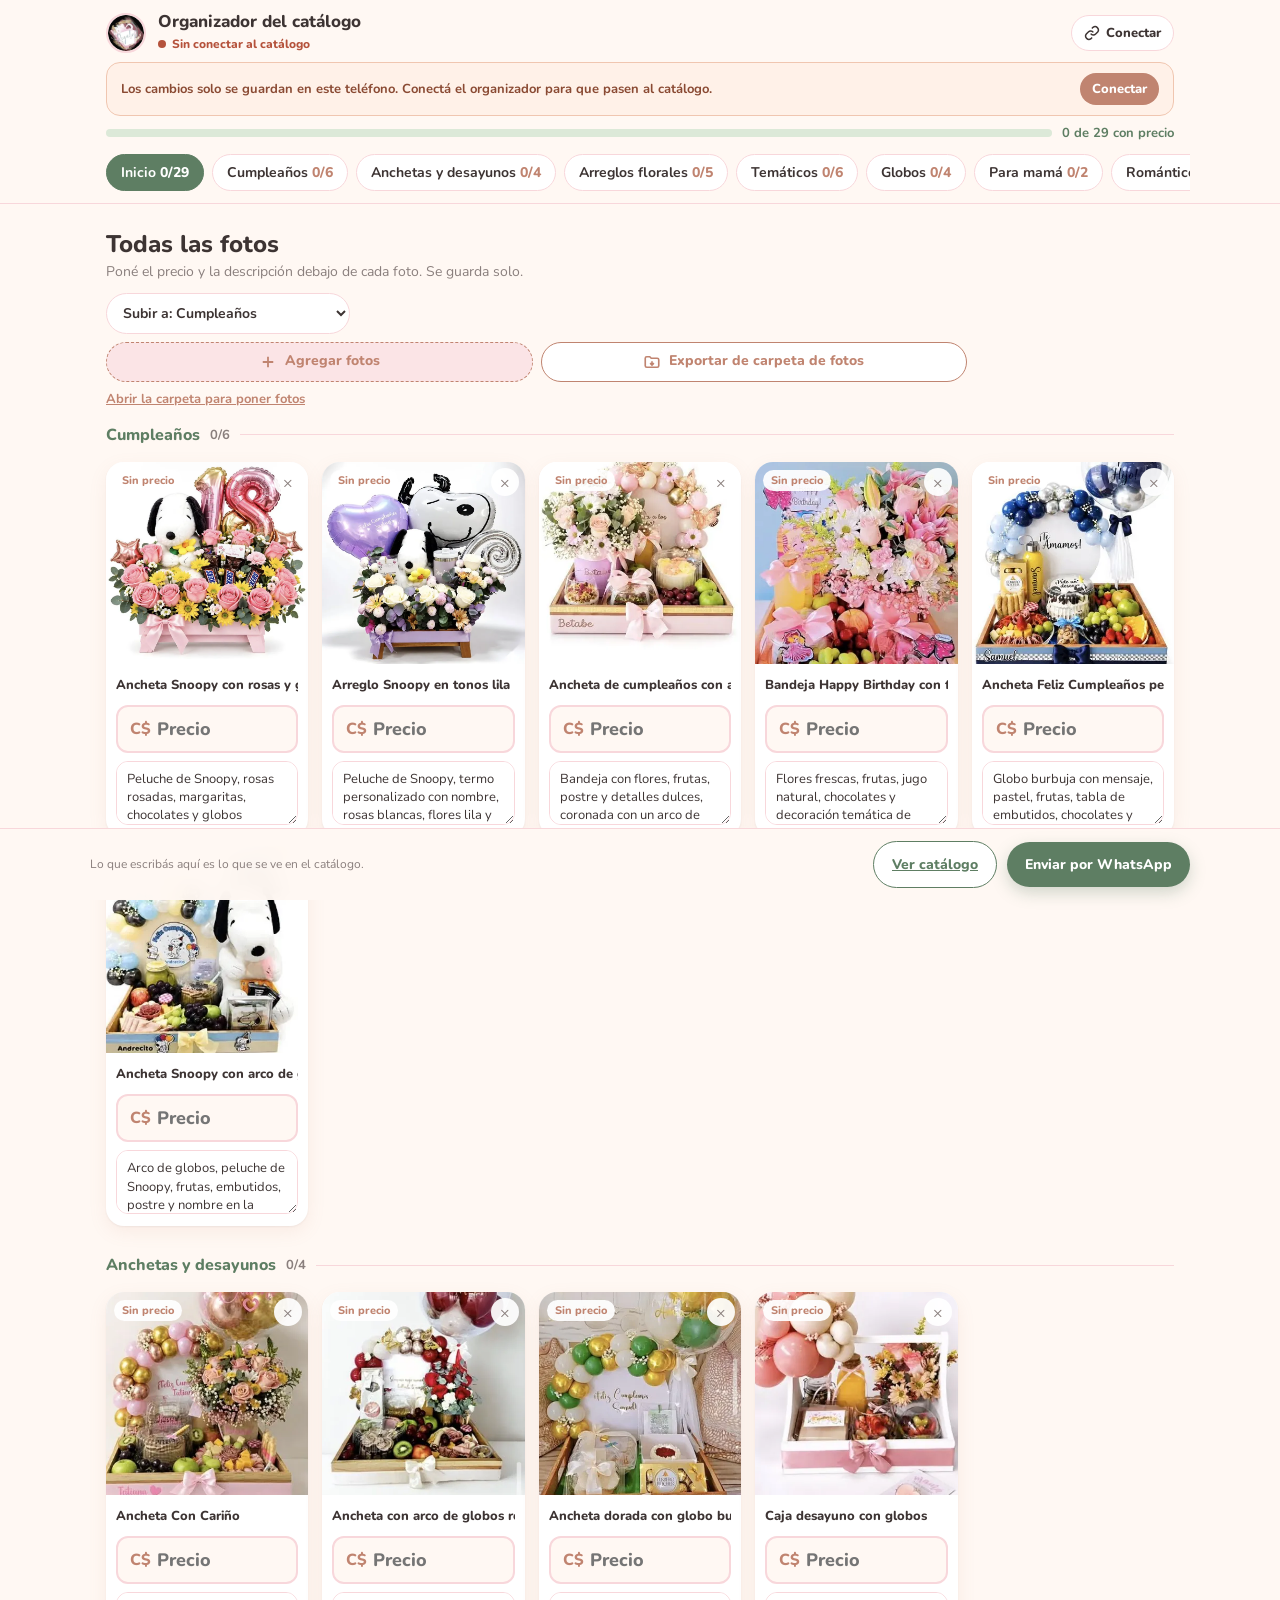
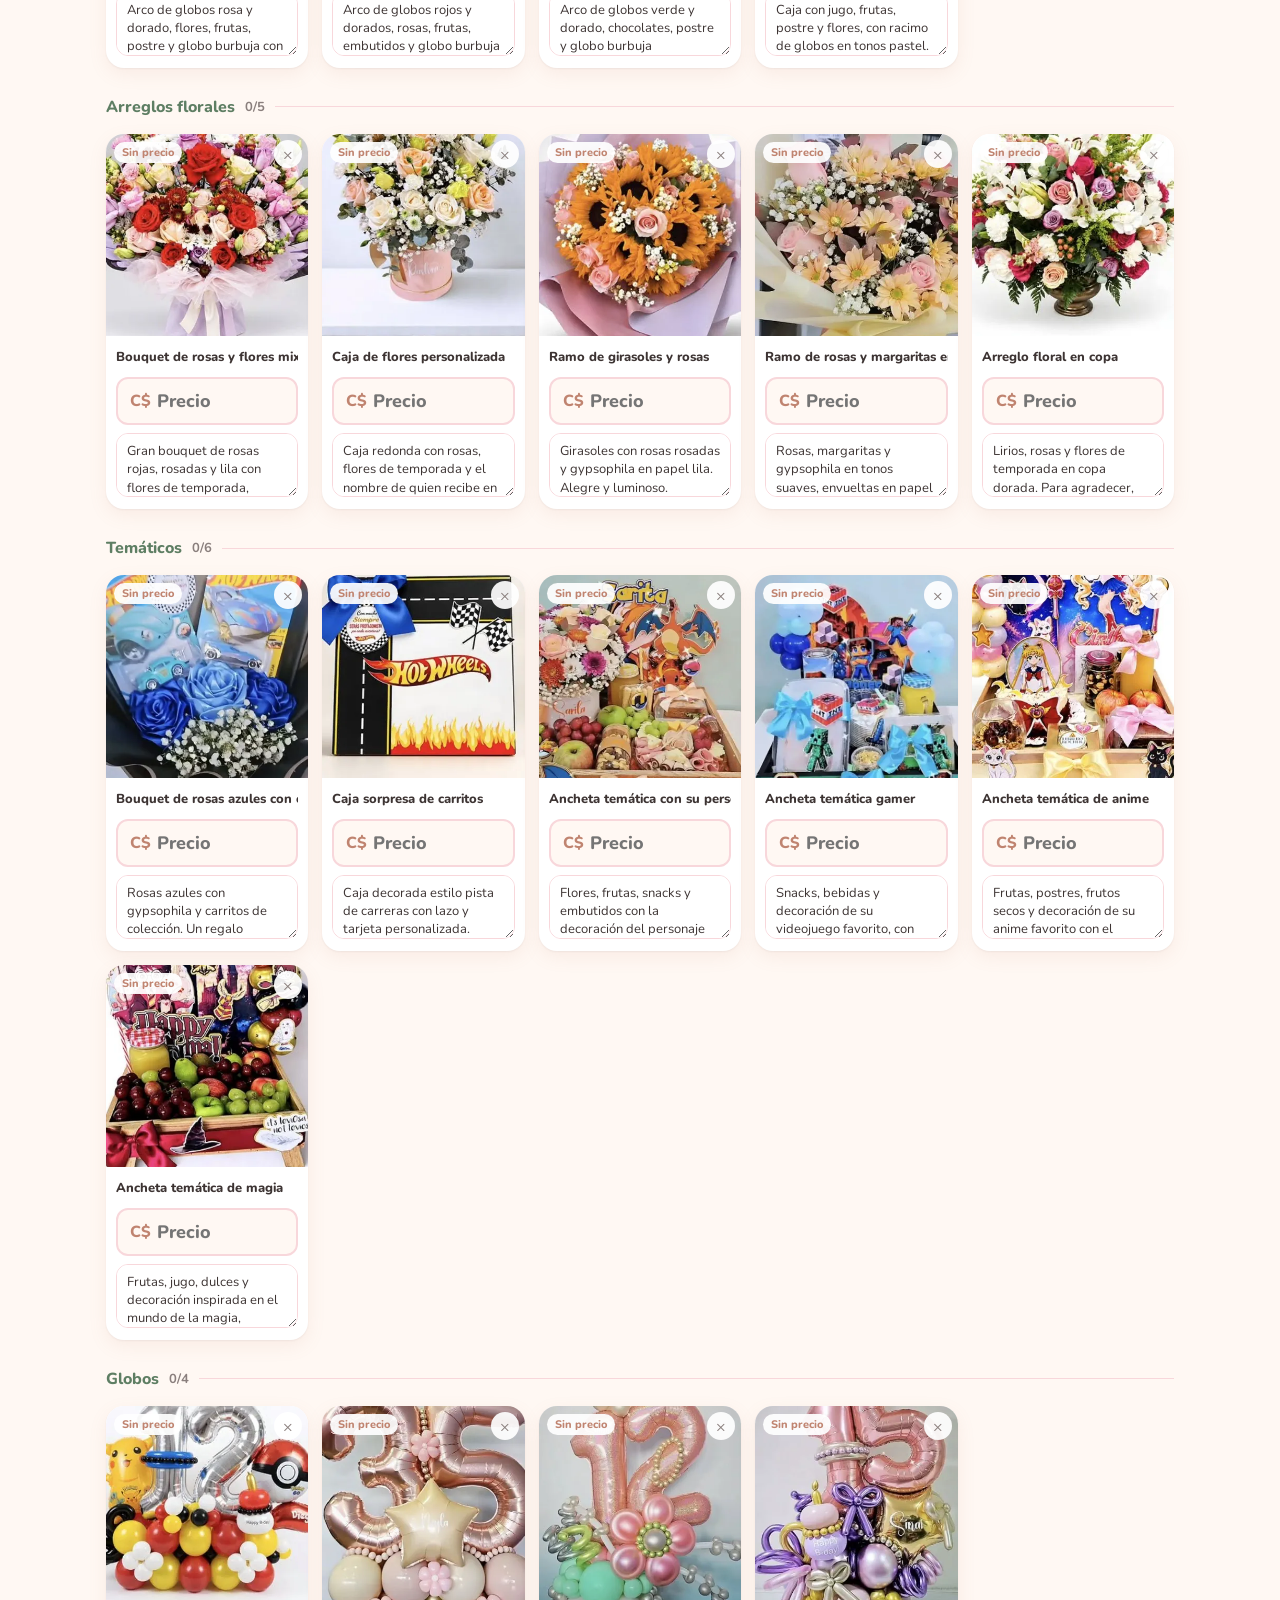
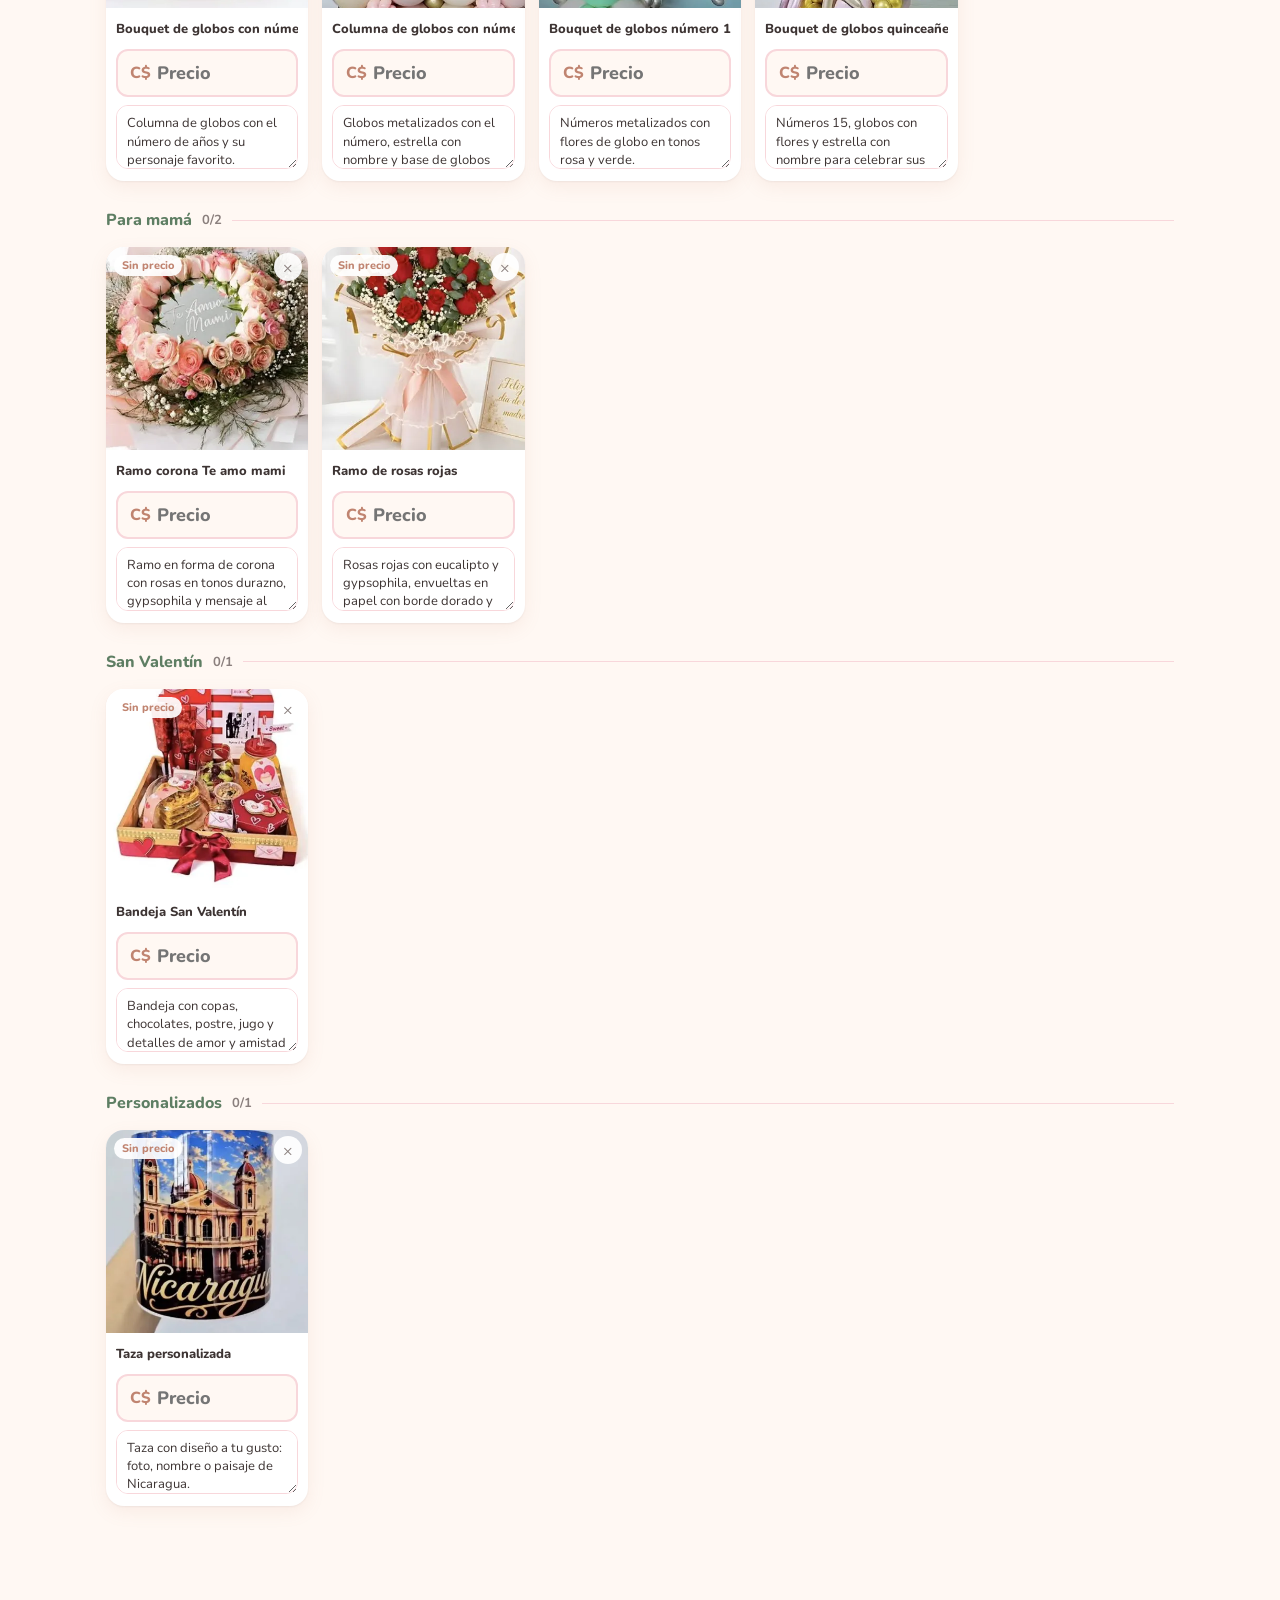
<file: precios/index.html>
<!DOCTYPE html>
<html lang="es">
<head>
<meta charset="utf-8">
<meta name="viewport" content="width=device-width, initial-scale=1, viewport-fit=cover">
<meta name="robots" content="noindex, nofollow">
<meta name="theme-color" content="#fbe4e6">
<title>Organizador | Regalos Plus Nic</title>
<link rel="icon" href="../logo-192.webp">
<link href="https://fonts.googleapis.com/css2?family=Nunito:wght@400;600;700;800&display=swap" rel="stylesheet">
<style>
:root{
  --rosa:#fbe4e6; --rosa2:#f8d7db; --rosa3:#f3dfe3; --crema:#fff8f3;
  --salvia:#5e7e63; --salvia2:#dce9d8; --cobre:#c08470; --tinta:#3d3433; --gris:#8a7f7d;
  --r:18px;
}
*{box-sizing:border-box;-webkit-tap-highlight-color:transparent}
html,body{margin:0}
body{font-family:Nunito,system-ui,sans-serif;background:var(--crema);color:var(--tinta);padding-bottom:110px}
button,input,textarea,select{font:inherit;color:inherit}
button{cursor:pointer;border:0;background:none}

.top{position:sticky;top:0;z-index:20;background:rgba(255,248,243,.95);backdrop-filter:blur(10px);border-bottom:1px solid var(--rosa2)}
.top-in{max-width:1100px;margin:auto;padding:12px 16px 8px;display:flex;align-items:center;gap:12px}
.top img{width:40px;height:40px;border-radius:50%;object-fit:cover;border:2px solid var(--rosa2)}
.top h1{font-size:17px;margin:0;font-weight:800;line-height:1.15}
.estado{display:inline-flex;align-items:center;gap:6px;font-size:12px;font-weight:800;margin-top:2px}
.estado i{width:8px;height:8px;border-radius:50%;background:var(--gris)}
.estado.ok{color:var(--salvia)} .estado.ok i{background:var(--salvia)}
.estado.save{color:var(--cobre)} .estado.save i{background:var(--cobre);animation:lat 1s infinite}
.estado.off{color:#b5523b} .estado.off i{background:#b5523b}
@keyframes lat{50%{opacity:.3}}
.gear{margin-left:auto;display:inline-flex;align-items:center;gap:6px;padding:8px 12px;border-radius:999px;color:var(--tinta);font-weight:800;font-size:13px;background:#fff;border:1.5px solid var(--rosa2)}
.gear:hover{background:var(--rosa)}
.aviso{max-width:1100px;margin:0 auto 8px;padding:0 16px;display:none}
.aviso div{background:#fff1e8;border:1.5px solid #f0c6b0;color:#8a4a33;border-radius:14px;padding:10px 14px;font-size:13px;font-weight:700;display:flex;gap:10px;align-items:center;justify-content:space-between;flex-wrap:wrap}
.aviso button{background:var(--cobre);color:#fff;padding:7px 12px;border-radius:999px;font-weight:800;font-size:13px}
body.sinclave .aviso{display:block}
.prog{max-width:1100px;margin:auto;padding:0 16px 10px;display:flex;align-items:center;gap:10px;font-size:13px;font-weight:700;color:var(--salvia)}
.bar{flex:1;height:8px;border-radius:9px;background:var(--salvia2);overflow:hidden}
.bar i{display:block;height:100%;width:0;background:var(--salvia);border-radius:9px;transition:width .35s ease}
.tabs{display:flex;gap:8px;overflow-x:auto;padding:2px 16px 12px;max-width:1100px;margin:auto;scrollbar-width:none}
.tabs::-webkit-scrollbar{display:none}
.tab{flex:none;padding:8px 14px;border-radius:999px;background:#fff;border:1.5px solid var(--rosa2);font-size:14px;font-weight:700;white-space:nowrap}
.tab b{font-weight:800;color:var(--cobre);margin-left:4px}
.tab.on{background:var(--salvia);border-color:var(--salvia);color:#fff}
.tab.on b,.tab.on.done b{color:#fff}
.tab.done b{color:var(--salvia)}

main{max-width:1100px;margin:auto;padding:18px 16px}
.sec-h{display:flex;align-items:flex-end;justify-content:space-between;gap:12px;margin:6px 0 16px;flex-wrap:wrap}
.sec-h h2{margin:0;font-size:24px;font-weight:800}
.sec-h p{margin:2px 0 0;color:var(--gris);font-size:14px}
.acts{display:flex;gap:8px;align-items:center;flex-wrap:wrap}
.pick{padding:9px 12px;border-radius:999px;border:1.5px solid var(--rosa2);background:#fff;font-weight:700;font-size:14px;display:none}
body.inicio .pick{display:inline-block}
.add{display:inline-flex;align-items:center;gap:8px;padding:10px 16px;border-radius:999px;background:var(--rosa);border:1.5px dashed var(--cobre);font-weight:800;font-size:14px;color:var(--cobre)}
.add:hover{background:var(--rosa2)}
.btns{display:flex;gap:8px;width:100%;align-items:stretch}
.btns .add{flex:1;justify-content:center;text-align:center;line-height:1.2;padding:10px 12px}
.btns .add svg{flex:none}
.add.carp{background:#fff;border-style:solid}
.carp-link{font-size:13px;font-weight:700;color:var(--cobre);text-decoration:underline;width:100%}

.grid{display:grid;grid-template-columns:repeat(auto-fill,minmax(190px,1fr));gap:14px}
.sec-lbl{grid-column:1/-1;display:flex;align-items:center;gap:10px;margin:14px 0 2px;font-size:16px;font-weight:800;color:var(--salvia)}
.sec-lbl:first-child{margin-top:0}
.sec-lbl small{font-weight:700;color:var(--gris);font-size:13px}
.sec-lbl::after{content:"";flex:1;height:1px;background:var(--rosa2)}
.card{background:#fff;border-radius:var(--r);overflow:hidden;box-shadow:0 1px 2px rgba(61,52,51,.06),0 6px 18px rgba(192,132,112,.10);display:flex;flex-direction:column;position:relative}
.ph{aspect-ratio:1/1;background:var(--rosa3);position:relative;overflow:hidden}
.ph img{width:100%;height:100%;object-fit:cover;display:block;cursor:zoom-in}
.badge{position:absolute;top:8px;left:8px;font-size:11px;font-weight:800;padding:3px 8px;border-radius:999px;background:rgba(255,255,255,.92);color:var(--cobre)}
.badge.ok{background:var(--salvia);color:#fff}
.del{position:absolute;top:6px;right:6px;width:28px;height:28px;border-radius:50%;background:rgba(255,255,255,.92);color:var(--gris);font-size:16px;line-height:28px;text-align:center}
.bd{padding:10px 10px 12px;display:flex;flex-direction:column;gap:8px}
.name{width:100%;border:0;border-bottom:1px dashed transparent;padding:2px 0;font-size:13px;font-weight:800;background:none}
.name:focus{outline:none;border-bottom-color:var(--rosa2)}
.price{display:flex;align-items:center;border:2px solid var(--rosa2);border-radius:12px;background:var(--crema)}
.price span{padding:0 4px 0 12px;font-weight:800;color:var(--cobre)}
.price input{flex:1;min-width:0;border:0;background:none;padding:10px 10px 10px 2px;font-size:18px;font-weight:800;outline:none}
.price:focus-within{border-color:var(--cobre);background:#fff}
.price.ok{border-color:var(--salvia);background:#f4f9f3}
.price.ok span{color:var(--salvia)}
.desc{width:100%;min-height:64px;resize:vertical;border:1.5px solid var(--rosa2);border-radius:12px;padding:8px 10px;font-size:13px;line-height:1.4;background:#fff;outline:none}
.desc:focus{border-color:var(--cobre)}
.desc::placeholder{color:#b9aeab}
.empty{grid-column:1/-1;text-align:center;padding:40px 16px;color:var(--gris);background:#fff;border-radius:var(--r);border:1.5px dashed var(--rosa2)}
.cargando{grid-column:1/-1;text-align:center;padding:50px 16px;color:var(--gris);font-weight:700}

.foot{position:fixed;left:0;right:0;bottom:0;z-index:20;background:rgba(255,248,243,.96);backdrop-filter:blur(10px);border-top:1px solid var(--rosa2);padding:12px 16px calc(12px + env(safe-area-inset-bottom))}
.foot-in{max-width:1100px;margin:auto;display:flex;gap:10px;align-items:center}
.foot small{color:var(--gris);font-size:12px;line-height:1.3;flex:1}
.send{padding:13px 18px;border-radius:999px;background:var(--salvia);color:#fff;font-weight:800;font-size:14px;display:inline-flex;align-items:center;gap:8px;box-shadow:0 6px 16px rgba(94,126,99,.28)}
.send.sec{background:#fff;color:var(--salvia);border:1.5px solid var(--salvia);box-shadow:none}
.send:active{transform:scale(.97)}

.ov{position:fixed;inset:0;z-index:50;background:rgba(40,30,30,.55);display:none;align-items:center;justify-content:center;padding:18px}
.ov.on{display:flex}
.ov>img{max-width:100%;max-height:86vh;border-radius:14px}
.panel{background:#fff;border-radius:22px;max-width:460px;width:100%;padding:22px;max-height:90vh;overflow:auto}
.panel h3{margin:0 0 6px;font-size:19px}
.panel p,.panel li{margin:0 0 10px;font-size:14px;color:var(--gris);line-height:1.45}
.panel ol{padding-left:18px;margin:0 0 12px}
.panel input{width:100%;padding:12px;border-radius:12px;border:2px solid var(--rosa2);margin-bottom:10px}
.row{display:flex;gap:8px;flex-wrap:wrap;margin-top:6px}
.btn{padding:11px 16px;border-radius:999px;font-weight:800;font-size:14px;background:var(--rosa)}
.btn.pri{background:var(--salvia);color:#fff}
.toast{position:fixed;left:50%;bottom:100px;transform:translateX(-50%) translateY(20px);opacity:0;background:var(--tinta);color:#fff;padding:10px 16px;border-radius:999px;font-size:14px;font-weight:700;z-index:60;transition:opacity .2s,transform .2s;pointer-events:none;max-width:90vw;text-align:center}
.toast.on{opacity:1;transform:translateX(-50%) translateY(0)}
@media (prefers-reduced-motion:reduce){*{transition:none!important;animation:none!important}}
</style>
</head>
<body class="inicio">

<header class="top">
  <div class="top-in">
    <img src="../logo-192.webp" alt="">
    <div>
      <h1>Organizador del catálogo</h1>
      <div class="estado" id="estado"><i></i><span>Cargando…</span></div>
    </div>
    <button class="gear" id="gearBtn">
      <svg width="16" height="16" viewBox="0 0 24 24" fill="none" stroke="currentColor" stroke-width="2.2"><path d="M10 13a5 5 0 0 0 7.5.5l3-3a5 5 0 0 0-7-7l-1.7 1.7"/><path d="M14 11a5 5 0 0 0-7.5-.5l-3 3a5 5 0 0 0 7 7l1.7-1.7"/></svg>
      <span id="gearTxt">Conectar</span>
    </button>
  </div>
  <div class="aviso"><div><span>Los cambios solo se guardan en este teléfono. Conectá el organizador para que pasen al catálogo.</span><button id="avisoBtn">Conectar</button></div></div>
  <div class="prog"><div class="bar"><i id="barFill"></i></div><span id="progTxt">0 de 0</span></div>
  <nav class="tabs" id="tabs"></nav>
</header>

<main>
  <div class="sec-h">
    <div><h2 id="secTitle">Todas las fotos</h2><p id="secDesc"></p></div>
    <div class="acts">
      <select class="pick" id="secPick" aria-label="Sección de las fotos nuevas"></select>
      <div class="btns">
      <button class="add" id="addBtn">
        <svg width="18" height="18" viewBox="0 0 24 24" fill="none" stroke="currentColor" stroke-width="2.4"><path d="M12 5v14M5 12h14"/></svg>
        Agregar fotos
      </button>
      <button class="add carp" id="carpetaBtn">
        <svg width="18" height="18" viewBox="0 0 24 24" fill="none" stroke="currentColor" stroke-width="2.2"><path d="M3 7a2 2 0 0 1 2-2h4l2 2h8a2 2 0 0 1 2 2v8a2 2 0 0 1-2 2H5a2 2 0 0 1-2-2z"/><path d="M12 11v5M9.5 13.5 12 16l2.5-2.5"/></svg>
        Exportar de carpeta de fotos
      </button>
      </div>
      <a class="carp-link" id="carpetaLink" target="_blank" rel="noopener">Abrir la carpeta para poner fotos</a>
    </div>
  </div>
  <div class="grid" id="grid"><div class="cargando">Cargando el catálogo…</div></div>
  <input type="file" id="fileIn" accept="image/*" multiple hidden>
</main>

<footer class="foot">
  <div class="foot-in">
    <small id="footTxt">Lo que escribás aquí es lo que se ve en el catálogo.</small>
    <a class="send sec" href="../#catalogo" target="_blank" rel="noopener">Ver catálogo</a>
    <button class="send" id="sendBtn">Enviar por WhatsApp</button>
  </div>
</footer>

<div class="ov" id="viewer"><img id="viewImg" alt=""></div>

<div class="ov" id="adminOv">
  <div class="panel">
    <h3>Conectar al catálogo</h3>
    <p>Con la clave de GitHub, cada precio, descripción o foto que pongás aquí se guarda y aparece en el catálogo en más o menos un minuto. Se pega una sola vez en cada teléfono.</p>
    <input type="password" id="tokIn" placeholder="Pegá la clave aquí" autocomplete="off">
    <div class="row">
      <button class="btn pri" id="tokSave">Conectar</button>
      <button class="btn" id="tokOff">Desconectar este teléfono</button>
      <button class="btn" id="adminClose">Cerrar</button>
    </div>
  </div>
</div>

<div class="toast" id="toast"></div>

<script>
/* ====== Ajustes ====== */
const OWNER = "josecaste251-commits";
const REPO = "regalosplus";
const BRANCH = "main";
const FOLDER = "precios/fotos";
const DATA = "precios/catalogo.json";
const WHATSAPP = "50557897078";
const API = `https://api.github.com/repos/${OWNER}/${REPO}/contents/`;
const RAW = `https://raw.githubusercontent.com/${OWNER}/${REPO}/${BRANCH}/`;

/* ====== Utilidades ====== */
const $ = id=>document.getElementById(id);
const LS = {
  get(k,d){try{const v=localStorage.getItem(k);return v==null?d:JSON.parse(v)}catch(e){return d}},
  set(k,v){try{localStorage.setItem(k,JSON.stringify(v))}catch(e){}}
};
function esc(t){return String(t==null?"":t).replace(/[&<>"]/g,c=>({"&":"&amp;","<":"&lt;",">":"&gt;",'"':"&quot;"}[c]))}
function b64enc(str){const b=new TextEncoder().encode(str);let s="";for(let i=0;i<b.length;i+=0x8000)s+=String.fromCharCode.apply(null,b.subarray(i,i+0x8000));return btoa(s)}
function b64dec(b64){const s=atob(b64.replace(/\n/g,""));const b=new Uint8Array(s.length);for(let i=0;i<s.length;i++)b[i]=s.charCodeAt(i);return new TextDecoder().decode(b)}
function bonito(f){return f.replace(/\.[^.]+$/,"").replace(/^\d{10,}[-_]?/,"").replace(/[-_]+/g," ").trim()||"Producto nuevo"}
let tt; function toast(m){const t=$("toast");t.textContent=m;t.classList.add("on");clearTimeout(tt);tt=setTimeout(()=>t.classList.remove("on"),2800)}

/* ====== Estado ====== */
let token = LS.get("rp_token","");
let actual = LS.get("rp_sec","todas");
let pend = LS.get("rp_pend",{});        // cambios sin subir: clave -> campos
let SECCIONES = [];                     // del catálogo
let base = {};                          // clave -> producto del catálogo
let remoto = {items:{}};                // lo guardado en precios/catalogo.json
let ghFotos = {};                       // clave -> {img,src,sha,sec,name}
let items = [];                         // lista que se pinta

function hdr(){return token?{Authorization:"Bearer "+token}:{}}

/* ====== Carga ====== */
async function cargarCatalogo(){
  const r = await fetch("../index.html?t="+Date.now(),{cache:"no-store"});
  const html = await r.text();
  const m = html.match(/<script type="application\/json" id="store-data">([\s\S]*?)<\/script>/);
  const S = JSON.parse(m[1]);
  SECCIONES = S.categories.filter(c=>c.visible!==false).map(c=>({id:c.id,name:c.name,desc:c.desc||""}));
  base = {};
  S.products.forEach(p=>{
    if(!p.img||!p.img.src) return;
    base["base:"+p.img.src] = {key:"base:"+p.img.src, sec:(p.cats&&p.cats[0])||SECCIONES[0].id, name:p.name, desc:p.desc||"", price:Number(p.price)||0, src:"../"+p.img.src, origen:"base", hidden:p.published===false};
  });
}
async function leerDatos(){
  try{
    const r = await fetch(API+DATA+"?ref="+BRANCH+"&t="+Date.now(),{headers:hdr(),cache:"no-store"});
    if(r.status===404) return {items:{}, sha:null};
    if(!r.ok) throw new Error("api");
    const j = await r.json();
    const d = JSON.parse(b64dec(j.content));
    return {items:d.items||{}, sha:j.sha};
  }catch(e){
    try{ const r=await fetch(RAW+DATA+"?t="+Date.now(),{cache:"no-store"}); if(r.ok){const d=await r.json();return {items:d.items||{},sha:undefined}} }catch(_){}
    return {items:{},sha:undefined};
  }
}
async function leerFotos(){
  const res={};
  await Promise.all(SECCIONES.map(async s=>{
    try{
      const r=await fetch(API+FOLDER+"/"+s.id+"?ref="+BRANCH+"&t="+Date.now(),{headers:hdr(),cache:"no-store"});
      if(!r.ok) return;
      (await r.json()).filter(f=>f.type==="file"&&/\.(jpe?g|png|webp|gif|avif)$/i.test(f.name)).forEach(f=>{
        res["gh:"+f.path]={key:"gh:"+f.path,img:f.path,src:f.download_url,sha:f.sha,sec:s.id,name:bonito(f.name),origen:"gh"};
      });
    }catch(e){}
  }));
  return res;
}

function armar(){
  const lista=[];
  const vistos=new Set();
  const val=(k,campo,def)=>{const p=pend[k],r=remoto.items[k];if(p&&campo in p)return p[campo];if(r&&campo in r)return r[campo];return def};
  Object.values(base).forEach(b=>{
    vistos.add(b.key);
    lista.push({...b, name:val(b.key,"name",b.name), desc:val(b.key,"desc",b.desc), price:Number(val(b.key,"price",b.price))||0, sec:val(b.key,"sec",b.sec), hidden:val(b.key,"hidden",b.hidden)});
  });
  // fotos nuevas: las de la carpeta y las que ya están en el archivo de datos
  const nuevas={...ghFotos};
  Object.entries({...remoto.items,...pend}).forEach(([k,v])=>{
    if(k.startsWith("gh:")&&!nuevas[k]){const it={...remoto.items[k],...pend[k]};if(it.img)nuevas[k]={key:k,img:it.img,src:it.localSrc||RAW+it.img,sec:it.sec,name:it.name||bonito(it.img.split("/").pop()),origen:"gh"}}
  });
  Object.values(nuevas).forEach(g=>{
    if(vistos.has(g.key)) return;
    lista.push({...g, name:val(g.key,"name",g.name), desc:val(g.key,"desc",""), price:Number(val(g.key,"price",0))||0, sec:val(g.key,"sec",g.sec), hidden:val(g.key,"hidden",false)});
  });
  items = lista.filter(i=>!i.hidden && SECCIONES.some(s=>s.id===i.sec));
}

async function cargarTodo(){
  try{
    await cargarCatalogo();
  }catch(e){ $("grid").innerHTML=`<div class="empty">No se pudo leer el catálogo. Revisá la conexión y recargá.</div>`; return; }
  $("secPick").innerHTML = SECCIONES.map(x=>`<option value="${x.id}">Subir a: ${esc(x.name)}</option>`).join("");
  const [d,f] = await Promise.all([leerDatos(), leerFotos()]);
  remoto=d; ghFotos=f;
  armar(); render(); pintarEstado();
  if(Object.keys(pend).length) programarGuardado(500);
}

/* ====== Pintar ====== */
function render(){
  const inicio = actual==="todas" || !SECCIONES.some(x=>x.id===actual);
  if(inicio) actual="todas";
  document.body.classList.toggle("inicio",inicio);
  const s = inicio ? {name:"Todas las fotos",desc:"Poné el precio y la descripción debajo de cada foto. Se guarda solo."} : SECCIONES.find(x=>x.id===actual);
  const okT = items.filter(i=>i.price>0).length;
  $("tabs").innerHTML = `<button class="tab ${inicio?"on":""} ${items.length&&okT===items.length?"done":""}" data-s="todas">Inicio<b>${okT}/${items.length}</b></button>` +
    SECCIONES.map(x=>{const g=items.filter(i=>i.sec===x.id),k=g.filter(i=>i.price>0).length;return `<button class="tab ${x.id===actual?"on":""} ${g.length&&k===g.length?"done":""}" data-s="${x.id}">${esc(x.name)}<b>${k}/${g.length}</b></button>`}).join("");
  $("secTitle").textContent=s.name; $("secDesc").textContent=s.desc||"";
  if(inicio){
    $("grid").innerHTML = items.length ? SECCIONES.map(x=>{
      const g=items.filter(i=>i.sec===x.id); if(!g.length) return "";
      return `<div class="sec-lbl" data-l="${x.id}">${esc(x.name)} <small>${g.filter(i=>i.price>0).length}/${g.length}</small></div>`+g.map(card).join("");
    }).join("") : `<div class="empty">Todavía no hay fotos.</div>`;
  } else {
    const g=items.filter(i=>i.sec===actual);
    $("grid").innerHTML = g.length ? g.map(card).join("") : `<div class="empty">Todavía no hay fotos en esta sección.<br>Tocá <b>Agregar fotos</b> para subir las primeras.</div>`;
  }
  pintarProg();
}
function pintarProg(){
  const total=items.length, ok=items.filter(i=>i.price>0).length;
  $("progTxt").textContent=`${ok} de ${total} con precio`;
  $("barFill").style.width=total?(ok/total*100)+"%":"0";
}
function contar(){
  pintarProg();
  document.querySelectorAll(".tab").forEach(t=>{
    const g=t.dataset.s==="todas"?items:items.filter(i=>i.sec===t.dataset.s),k=g.filter(i=>i.price>0).length;
    t.querySelector("b").textContent=`${k}/${g.length}`; t.classList.toggle("done",g.length&&k===g.length);
  });
  document.querySelectorAll(".sec-lbl").forEach(l=>{const g=items.filter(i=>i.sec===l.dataset.l);l.querySelector("small").textContent=`${g.filter(i=>i.price>0).length}/${g.length}`});
}
function card(i){
  const p=i.price;
  return `<div class="card" data-k="${esc(i.key)}">
    <div class="ph"><img src="${esc(i.src)}" alt="${esc(i.name)}" loading="lazy" data-view>
      <span class="badge ${p>0?"ok":""}">${p>0?"Listo":(i.origen==="gh"?"Nueva":"Sin precio")}</span>
      <button class="del" data-del aria-label="Quitar del catálogo">&times;</button></div>
    <div class="bd">
      <input class="name" value="${esc(i.name)}" data-f="name" aria-label="Nombre">
      <label class="price ${p>0?"ok":""}"><span>C$</span><input type="text" inputmode="decimal" placeholder="Precio" value="${p>0?p:""}" data-f="price" aria-label="Precio"></label>
      <textarea class="desc" data-f="desc" placeholder="Descripción: qué incluye, tamaño, colores…" aria-label="Descripción">${esc(i.desc)}</textarea>
    </div></div>`;
}

/* ====== Guardar en el catálogo ====== */
let timer=null, guardando=false, otraVez=false;
function cambiar(k,campos){
  pend[k]={...(pend[k]||{}),...campos}; LS.set("rp_pend",pend);
  pintarEstado(); programarGuardado();
}
function programarGuardado(ms=1500){ if(!token||subiendo) return; clearTimeout(timer); timer=setTimeout(guardar,ms); }
async function guardar(){
  if(!token||!Object.keys(pend).length) return pintarEstado();
  if(guardando){otraVez=true;return}
  guardando=true; pintarEstado();
  const enviando=JSON.parse(JSON.stringify(pend));
  let ok=false;
  for(let n=0;n<3&&!ok;n++){
    try{
      const d=await leerDatos();
      if(d.sha===undefined) throw new Error("leer");
      const its={...d.items};
      Object.entries(enviando).forEach(([k,v])=>{const c={...v};delete c.localSrc;its[k]={...(its[k]||{}),...c}});
      const body={message:"Organizador: actualizar catálogo",content:b64enc(JSON.stringify({v:1,actualizado:new Date().toISOString(),items:its},null,1)),branch:BRANCH};
      if(d.sha) body.sha=d.sha;
      const r=await fetch(API+DATA,{method:"PUT",headers:{...hdr(),"Content-Type":"application/json"},body:JSON.stringify(body)});
      if(r.status===401||r.status===403){ toast("La clave ya no sirve. Conectá de nuevo."); break; }
      if(!r.ok) throw new Error("put "+r.status);
      remoto.items=its; ok=true;
    }catch(e){ await new Promise(r=>setTimeout(r,800*(n+1))); }
  }
  if(ok){
    // quitar de pendientes solo lo que no cambió mientras se guardaba
    Object.keys(enviando).forEach(k=>{ if(JSON.stringify(pend[k])===JSON.stringify(enviando[k])) delete pend[k]; });
    LS.set("rp_pend",pend);
  }
  guardando=false; pintarEstado(ok?null:"error");
  if(otraVez||(!ok&&false)){otraVez=false;programarGuardado(300)}
  else if(Object.keys(pend).length&&ok) programarGuardado(300);
}
function pintarEstado(err){
  const e=$("estado"), n=Object.keys(pend).length;
  document.body.classList.toggle("sinclave",!token);
  $("gearTxt").textContent=token?"Conectado":"Conectar";
  let cls="ok",txt="Todo guardado en el catálogo";
  if(!token){cls="off";txt=n?`${n} cambio(s) sin pasar al catálogo`:"Sin conectar al catálogo"}
  else if(guardando){cls="save";txt="Guardando en el catálogo…"}
  else if(err){cls="off";txt="No se pudo guardar. Se reintenta al editar."}
  else if(n){cls="save";txt="Cambios por guardar…"}
  e.className="estado "+cls; e.querySelector("span").textContent=txt;
}
window.addEventListener("beforeunload",e=>{ if(token&&(Object.keys(pend).length||guardando)){e.preventDefault();e.returnValue=""} });

/* ====== Eventos ====== */
$("tabs").addEventListener("click",e=>{const b=e.target.closest(".tab");if(!b)return;actual=b.dataset.s;LS.set("rp_sec",actual);render();window.scrollTo({top:0,behavior:"smooth"})});
$("grid").addEventListener("input",e=>{
  const c=e.target.closest(".card"); if(!c) return;
  const k=c.dataset.k, f=e.target.dataset.f, it=items.find(i=>i.key===k); if(!f||!it) return;
  if(f==="price"){
    const v=parseFloat(e.target.value.replace(/[^\d.,]/g,"").replace(",","."))||0;
    it.price=v; e.target.parentElement.classList.toggle("ok",v>0);
    const bd=c.querySelector(".badge"); bd.classList.toggle("ok",v>0); bd.textContent=v>0?"Listo":(it.origen==="gh"?"Nueva":"Sin precio");
    cambiar(k,{price:v,sec:it.sec,...(it.origen==="gh"?{img:it.img,name:it.name}:{})}); contar();
  } else {
    it[f]=e.target.value; cambiar(k,{[f]:e.target.value,sec:it.sec,...(it.origen==="gh"?{img:it.img}:{})});
  }
});
$("grid").addEventListener("keydown",e=>{
  if(e.key==="Enter"&&e.target.dataset.f==="price"){const all=[...$("grid").querySelectorAll("[data-f=price]")];const n=all[all.indexOf(e.target)+1];if(n){n.focus();n.scrollIntoView({block:"center",behavior:"smooth"})}else e.target.blur()}
});
$("grid").addEventListener("click",async e=>{
  const c=e.target.closest(".card"); if(!c) return;
  const it=items.find(i=>i.key===c.dataset.k);
  if(e.target.matches("[data-view]")){$("viewImg").src=it.src;$("viewer").classList.add("on")}
  if(e.target.closest("[data-del]")){
    if(!confirm("¿Quitar este producto del catálogo?")) return;
    cambiar(it.key,{hidden:true,sec:it.sec,...(it.origen==="gh"?{img:it.img}:{})});
    items=items.filter(i=>i.key!==it.key); render(); toast("Quitado del catálogo");
  }
});
$("viewer").addEventListener("click",()=>$("viewer").classList.remove("on"));

/* ====== Fotos nuevas ====== */
$("addBtn").addEventListener("click",()=>{
  if(!token){ toast("Primero conectá el organizador"); abrirPanel(); return; }
  $("fileIn").click();
});
/* Subida de muchas fotos (probado para 100+):
   - cada foto se sube como "blob" a un ritmo que GitHub acepta (~60 por minuto)
   - se guardan en tandas de 20, así lo ya subido no se pierde si se corta
   - si GitHub pide esperar, espera y sigue solo
   - mantiene la pantalla encendida mientras sube */
const GIT=`https://api.github.com/repos/${OWNER}/${REPO}/git/`;
const espera=ms=>new Promise(r=>setTimeout(r,ms));
const TANDA=20, RITMO=1000;
let subiendo=false, ultimoEnvio=0;
async function turno(){ const ahora=Date.now(), t=Math.max(ahora, ultimoEnvio+RITMO); ultimoEnvio=t; if(t>ahora) await espera(t-ahora); }
async function gitApi(path,opt={}){
  let ultimo="";
  for(let n=0;n<8;n++){
    try{
      if(opt.method) await turno();
      const r=await fetch(GIT+path,{...opt,headers:{...hdr(),"Content-Type":"application/json"},cache:"no-store"});
      if(r.status===401){const e=new Error("clave");e.fatal=true;throw e}
      if(r.ok) return await r.json();
      ultimo=r.status;
      if(r.status===422&&opt.sinReintento){const e=new Error("422");e.code=422;throw e}
      if(r.status===403||r.status===429){
        const ra=Number(r.headers.get("retry-after"))||0, reset=Number(r.headers.get("x-ratelimit-reset"))||0;
        const ms=ra?ra*1000:(reset?Math.max(5000,reset*1000-Date.now()+1000):60000);
        toast(`GitHub pidió una pausa. Sigue solo en ${Math.ceil(Math.min(ms,120000)/1000)} s… no cerrés la página`);
        await espera(Math.min(ms,120000)); continue;
      }
    }catch(e){ if(e.fatal||e.code===422) throw e; ultimo=e.message; }
    await espera(1000*(n+1));
  }
  throw new Error("git "+path+" "+ultimo);
}
async function guardarTanda(lista,dest,borrar=[]){
  for(let n=0;n<6;n++){
    try{
      const ref=await gitApi("ref/heads/"+BRANCH);
      const padre=ref.object.sha;
      const com=await gitApi("commits/"+padre);
      const arbol=await gitApi("trees",{method:"POST",body:JSON.stringify({base_tree:com.tree.sha,tree:lista.map(x=>({path:x.path,mode:"100644",type:"blob",sha:x.sha})).concat(borrar.map(path=>({path,mode:"100644",type:"blob",sha:null})))})});
      const nuevo=await gitApi("commits",{method:"POST",body:JSON.stringify({message:`Organizador: ${lista.length} foto(s) nuevas en ${dest}`,tree:arbol.sha,parents:[padre]})});
      await gitApi("refs/heads/"+BRANCH,{method:"PATCH",sinReintento:true,body:JSON.stringify({sha:nuevo.sha})});
      return true;
    }catch(err){ if(err.fatal) throw err; await espera(1500*(n+1)); }
  }
  return false;
}
let wake=null;
async function pantallaEncendida(on){
  try{ if(on&&"wakeLock" in navigator){wake=await navigator.wakeLock.request("screen")} else if(!on&&wake){await wake.release();wake=null} }catch(e){}
}
window.addEventListener("beforeunload",e=>{ if(subiendo){e.preventDefault();e.returnValue=""} });
$("fileIn").addEventListener("change",async e=>{
  const files=[...e.target.files]; e.target.value=""; if(!files.length) return;
  if(subiendo){ toast("Esperá que terminen de subir las fotos anteriores"); return; }
  subiendo=true; clearTimeout(timer); pantallaEncendida(true);
  const dest=actual==="todas"?$("secPick").value:actual;
  let hechos=0, subidas=0, fallas=0;
  const avance=()=>toast(`Subiendo fotos… ${hechos} de ${files.length}. No cerrés la página.`);
  avance();
  try{
    for(let ini=0; ini<files.length; ini+=TANDA){
      const parte=files.slice(ini,ini+TANDA), listos=[];
      let i=0;
      const trabajador=async()=>{
        while(i<parte.length){
          const idx=ini+(i++), f=files[idx];
          try{
            const blob=await achicar(f);
            const nombre=Date.now()+"-"+idx+"-"+(f.name.replace(/\.[^.]+$/,"").toLowerCase().normalize("NFD").replace(/[^a-z0-9]+/g,"-").replace(/^-|-$/g,"").slice(0,40)||"foto")+".jpg";
            const path=`${FOLDER}/${dest}/${nombre}`;
            const b=await gitApi("blobs",{method:"POST",body:JSON.stringify({content:await aBase64(blob),encoding:"base64"})});
            listos.push({path,sha:b.sha,blob,name:bonito(f.name)});
          }catch(err){ if(err.fatal) throw err; fallas++; }
          hechos++; avance();
        }
      };
      await Promise.all([trabajador(),trabajador()]);
      if(!listos.length) continue;
      if(!(await guardarTanda(listos,dest))){ fallas+=listos.length; continue; }
      listos.forEach(x=>{
        const key="gh:"+x.path, localSrc=URL.createObjectURL(x.blob);
        ghFotos[key]={key,img:x.path,src:localSrc,sha:x.sha,sec:dest,name:x.name,origen:"gh"};
        pend[key]={...(pend[key]||{}),img:x.path,sec:dest,name:x.name,price:0,desc:""};
      });
      subidas+=listos.length;
      LS.set("rp_pend",pend); armar(); render(); pintarEstado();
    }
    toast(fallas?`Se subieron ${subidas} de ${files.length}. Volvé a elegir las ${fallas} que faltan.`:`Listo: ${subidas} foto(s) subidas. Ponele precio y descripción.`);
  }catch(err){
    toast(err.fatal?"La clave ya no sirve. Conectá de nuevo.":`Se cortó la subida. Quedaron guardadas ${subidas} de ${files.length}.`);
  }finally{
    subiendo=false; pantallaEncendida(false); programarGuardado(400);
  }
});
/* ====== Carpeta de fotos ======
   Se ponen las fotos en precios/carpeta (desde GitHub, con el link "Abrir la carpeta")
   y el botón las pasa a la sección elegida: las achica, las mete al catálogo y vacía la carpeta. */
const CARPETA="precios/carpeta";
$("carpetaLink").href=`https://github.com/${OWNER}/${REPO}/upload/${BRANCH}/${CARPETA}`;
$("carpetaBtn").addEventListener("click",async()=>{
  if(!token){ toast("Primero conectá el organizador"); abrirPanel(); return; }
  if(subiendo){ toast("Esperá que termine la subida que está en curso"); return; }
  let lista=[];
  try{
    const r=await fetch(API+CARPETA+"?ref="+BRANCH+"&t="+Date.now(),{headers:hdr(),cache:"no-store"});
    if(r.ok) lista=(await r.json()).filter(f=>f.type==="file"&&/\.(jpe?g|png|webp|gif|avif|heic|heif)$/i.test(f.name));
    else if(r.status!==404) throw 0;
  }catch(e){ toast("No se pudo abrir la carpeta. Revisá la conexión."); return; }
  if(!lista.length){ toast("La carpeta está vacía. Tocá \"Abrir la carpeta\" para poner fotos."); return; }
  const dest=actual==="todas"?$("secPick").value:actual;
  const sec=(SECCIONES.find(s=>s.id===dest)||{}).name||dest;
  if(!confirm(`Hay ${lista.length} foto(s) en la carpeta.\n¿Pasarlas a la sección "${sec}"?`)) return;
  subiendo=true; clearTimeout(timer); pantallaEncendida(true);
  let hechos=0, subidas=0, fallas=0;
  const avance=()=>toast(`Pasando fotos de la carpeta… ${hechos} de ${lista.length}. No cerrés la página.`);
  avance();
  try{
    for(let ini=0; ini<lista.length; ini+=TANDA){
      const parte=lista.slice(ini,ini+TANDA), listos=[], borrar=[];
      let i=0;
      const trabajador=async()=>{
        while(i<parte.length){
          const idx=ini+(i++), f=lista[idx];
          try{
            const orig=await (await fetch(f.download_url+(f.download_url.includes("?")?"&":"?")+"t="+Date.now(),{cache:"no-store"})).blob();
            const blob=await achicar(orig);
            const nombre=Date.now()+"-"+idx+"-"+(f.name.replace(/\.[^.]+$/,"").toLowerCase().normalize("NFD").replace(/[^a-z0-9]+/g,"-").replace(/^-|-$/g,"").slice(0,40)||"foto")+".jpg";
            const path=`${FOLDER}/${dest}/${nombre}`;
            const b=await gitApi("blobs",{method:"POST",body:JSON.stringify({content:await aBase64(blob),encoding:"base64"})});
            listos.push({path,sha:b.sha,blob,name:bonito(f.name)}); borrar.push(f.path);
          }catch(err){ if(err.fatal) throw err; fallas++; }
          hechos++; avance();
        }
      };
      await Promise.all([trabajador(),trabajador()]);
      if(!listos.length) continue;
      if(!(await guardarTanda(listos,dest,borrar))){ fallas+=listos.length; continue; }
      listos.forEach(x=>{
        const key="gh:"+x.path, localSrc=URL.createObjectURL(x.blob);
        ghFotos[key]={key,img:x.path,src:localSrc,sha:x.sha,sec:dest,name:x.name,origen:"gh"};
        pend[key]={...(pend[key]||{}),img:x.path,sec:dest,name:x.name,price:0,desc:""};
      });
      subidas+=listos.length;
      LS.set("rp_pend",pend); armar(); render(); pintarEstado();
    }
    toast(fallas?`Se pasaron ${subidas} de ${lista.length}. Las ${fallas} que faltan siguen en la carpeta: tocá el botón otra vez.`:`Listo: ${subidas} foto(s) pasadas a "${sec}". La carpeta quedó vacía.`);
  }catch(err){
    toast(err.fatal?"La clave ya no sirve. Conectá de nuevo.":`Se cortó. Se pasaron ${subidas}; las demás siguen en la carpeta.`);
  }finally{
    subiendo=false; pantallaEncendida(false); programarGuardado(400);
  }
});

function achicar(file,max=1400){
  return new Promise(res=>{const img=new Image(),u=URL.createObjectURL(file);
    img.onload=()=>{const k=Math.min(1,max/Math.max(img.width,img.height));const c=document.createElement("canvas");c.width=Math.round(img.width*k);c.height=Math.round(img.height*k);c.getContext("2d").drawImage(img,0,0,c.width,c.height);c.toBlob(b=>{URL.revokeObjectURL(u);res(b||file)},"image/jpeg",.82)};
    img.onerror=()=>res(file); img.src=u;});
}
function aBase64(blob){return new Promise(r=>{const fr=new FileReader();fr.onload=()=>r(fr.result.split(",")[1]);fr.readAsDataURL(blob)})}

/* ====== WhatsApp ====== */
$("sendBtn").addEventListener("click",()=>{
  const ok=items.filter(i=>i.price>0);
  if(!ok.length){toast("Todavía no hay precios");return}
  let txt="*Precios Regalos Plus Nic*\n";
  SECCIONES.forEach(s=>{const g=ok.filter(i=>i.sec===s.id);if(!g.length)return;txt+=`\n*${s.name}*\n`+g.map(i=>`• ${i.name}: C$${i.price}`).join("\n")+"\n"});
  const falta=items.length-ok.length; if(falta) txt+=`\n(Faltan ${falta} sin precio)`;
  window.open(`https://wa.me/${WHATSAPP}?text=${encodeURIComponent(txt)}`,"_blank");
});

/* ====== Conectar ====== */
function abrirPanel(){ $("tokIn").value=""; $("tokIn").placeholder=token?"Ya está conectado (pegá otra clave para cambiarla)":"Pegá la clave aquí"; $("adminOv").classList.add("on"); }
$("gearBtn").addEventListener("click",abrirPanel);
$("avisoBtn").addEventListener("click",abrirPanel);
$("adminClose").addEventListener("click",()=>$("adminOv").classList.remove("on"));
$("adminOv").addEventListener("click",e=>{if(e.target.id==="adminOv")$("adminOv").classList.remove("on")});
$("tokSave").addEventListener("click",async()=>{
  const v=$("tokIn").value.trim(); if(!v){$("adminOv").classList.remove("on");return}
  try{
    const r=await fetch(`https://api.github.com/repos/${OWNER}/${REPO}`,{headers:{Authorization:"Bearer "+v}});
    const j=await r.json();
    if(!r.ok||!(j.permissions&&j.permissions.push)) throw 0;
    token=v; LS.set("rp_token",token); $("adminOv").classList.remove("on");
    toast("Conectado: los cambios pasan al catálogo"); pintarEstado(); programarGuardado(200);
  }catch(e){ toast("Esa clave no sirve para guardar"); }
});
$("tokOff").addEventListener("click",()=>{token="";LS.set("rp_token","");pintarEstado();$("adminOv").classList.remove("on");toast("Teléfono desconectado")});

cargarTodo();
</script>
</body>
</html>
</file>
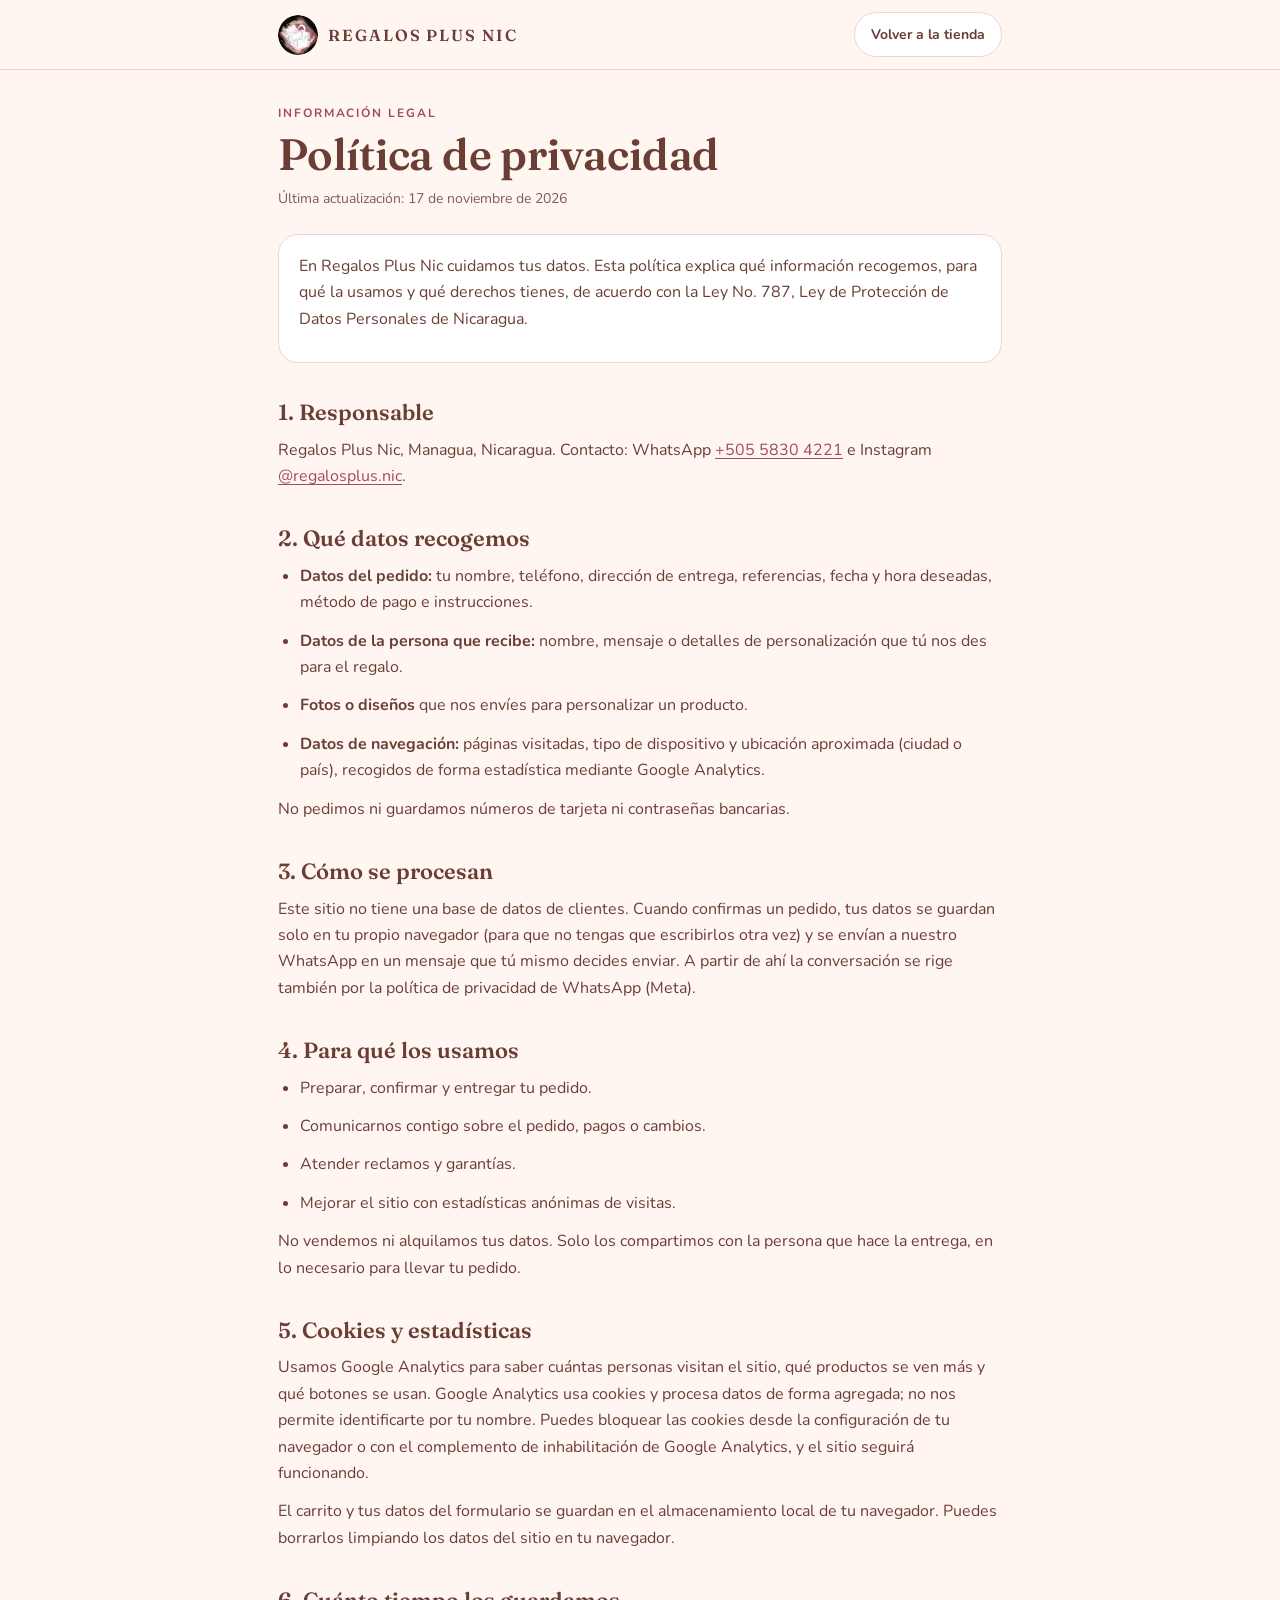
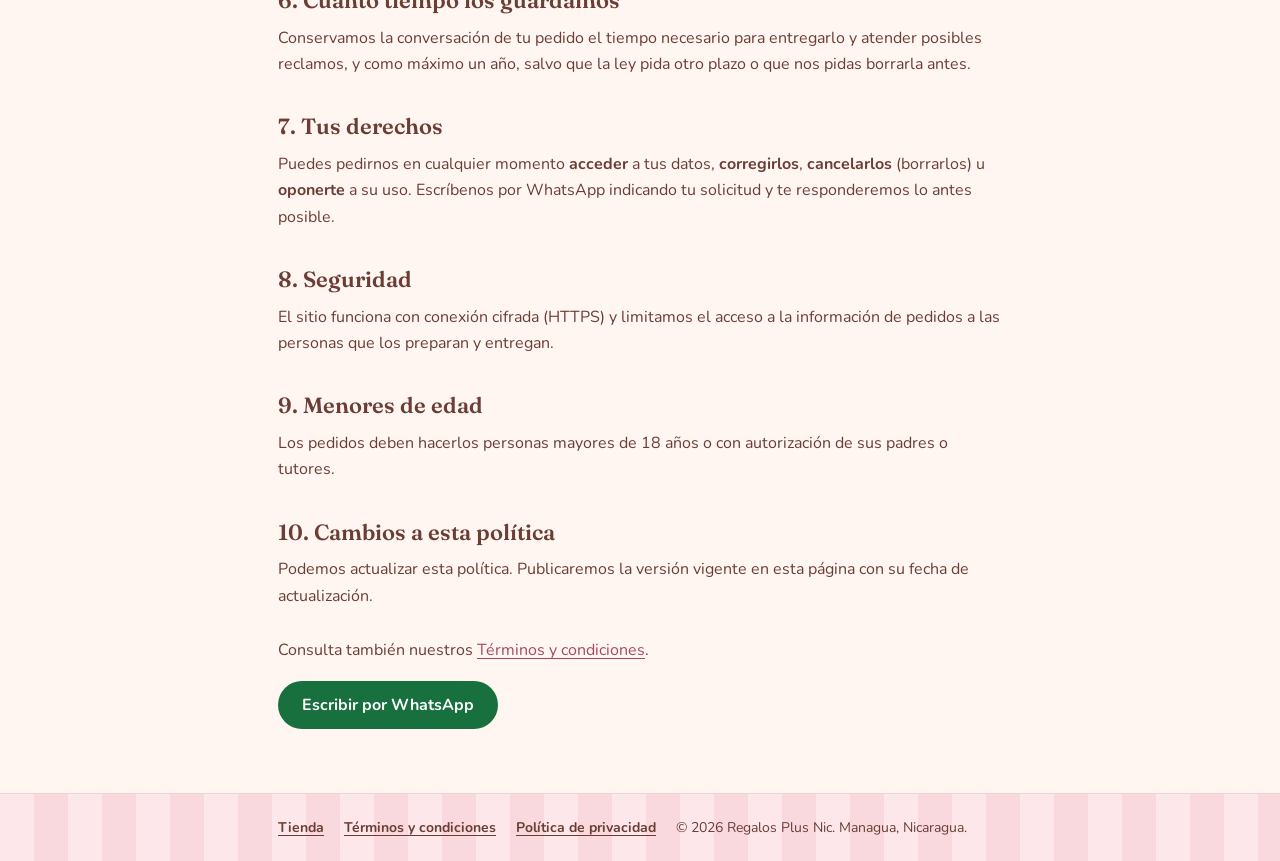
<file: privacidad.html>
<!DOCTYPE html>
<html lang="es">
<head>
<meta charset="utf-8">
<meta name="viewport" content="width=device-width,initial-scale=1,viewport-fit=cover">
<title>Política de privacidad | Regalos Plus Nic</title>
<meta name="description" content="Cómo Regalos Plus Nic recoge, usa y protege tus datos personales cuando haces un pedido de regalos en Managua.">
<link rel="canonical" href="https://josecaste251-commits.github.io/regalosplus/privacidad.html">
<meta name="theme-color" content="#FFF6F1">
<link rel="icon" href="logo-192.png" type="image/png">
<link rel="preconnect" href="https://fonts.googleapis.com">
<link rel="preconnect" href="https://fonts.gstatic.com" crossorigin>
<link rel="stylesheet" href="https://fonts.googleapis.com/css2?family=Fraunces:opsz,wght@9..144,600&family=Nunito:wght@400;700&display=swap" media="print" onload="this.media='all'">
<noscript><link rel="stylesheet" href="https://fonts.googleapis.com/css2?family=Fraunces:opsz,wght@9..144,600&family=Nunito:wght@400;700&display=swap"></noscript>
<link rel="stylesheet" href="legal.css">
<script src="analytics.js" defer></script>
</head>
<body>
<header class="top"><div class="in">
  <a class="brand" href="./"><img src="logo-192.png" width="40" height="40" alt=""><span>Regalos Plus Nic</span></a>
  <a class="back" href="./">Volver a la tienda</a>
</div></header>
<main>
  <p class="eyebrow">Información legal</p>
  <h1>Política de privacidad</h1>
  <p class="updated">Última actualización: 17 de noviembre de 2026</p>

  <div class="intro">
    <p>En Regalos Plus Nic cuidamos tus datos. Esta política explica qué información recogemos, para qué la usamos y qué derechos tienes, de acuerdo con la Ley No. 787, Ley de Protección de Datos Personales de Nicaragua.</p>
  </div>

  <h2>1. Responsable</h2>
  <p>Regalos Plus Nic, Managua, Nicaragua. Contacto: WhatsApp <a href="https://wa.me/50558304221">+505 5830 4221</a> e Instagram <a href="https://instagram.com/regalosplus.nic">@regalosplus.nic</a>.</p>

  <h2>2. Qué datos recogemos</h2>
  <ul>
    <li><strong>Datos del pedido:</strong> tu nombre, teléfono, dirección de entrega, referencias, fecha y hora deseadas, método de pago e instrucciones.</li>
    <li><strong>Datos de la persona que recibe:</strong> nombre, mensaje o detalles de personalización que tú nos des para el regalo.</li>
    <li><strong>Fotos o diseños</strong> que nos envíes para personalizar un producto.</li>
    <li><strong>Datos de navegación:</strong> páginas visitadas, tipo de dispositivo y ubicación aproximada (ciudad o país), recogidos de forma estadística mediante Google Analytics.</li>
  </ul>
  <p>No pedimos ni guardamos números de tarjeta ni contraseñas bancarias.</p>

  <h2>3. Cómo se procesan</h2>
  <p>Este sitio no tiene una base de datos de clientes. Cuando confirmas un pedido, tus datos se guardan solo en tu propio navegador (para que no tengas que escribirlos otra vez) y se envían a nuestro WhatsApp en un mensaje que tú mismo decides enviar. A partir de ahí la conversación se rige también por la política de privacidad de WhatsApp (Meta).</p>

  <h2>4. Para qué los usamos</h2>
  <ul>
    <li>Preparar, confirmar y entregar tu pedido.</li>
    <li>Comunicarnos contigo sobre el pedido, pagos o cambios.</li>
    <li>Atender reclamos y garantías.</li>
    <li>Mejorar el sitio con estadísticas anónimas de visitas.</li>
  </ul>
  <p>No vendemos ni alquilamos tus datos. Solo los compartimos con la persona que hace la entrega, en lo necesario para llevar tu pedido.</p>

  <h2>5. Cookies y estadísticas</h2>
  <p>Usamos Google Analytics para saber cuántas personas visitan el sitio, qué productos se ven más y qué botones se usan. Google Analytics usa cookies y procesa datos de forma agregada; no nos permite identificarte por tu nombre. Puedes bloquear las cookies desde la configuración de tu navegador o con el complemento de inhabilitación de Google Analytics, y el sitio seguirá funcionando.</p>
  <p>El carrito y tus datos del formulario se guardan en el almacenamiento local de tu navegador. Puedes borrarlos limpiando los datos del sitio en tu navegador.</p>

  <h2>6. Cuánto tiempo los guardamos</h2>
  <p>Conservamos la conversación de tu pedido el tiempo necesario para entregarlo y atender posibles reclamos, y como máximo un año, salvo que la ley pida otro plazo o que nos pidas borrarla antes.</p>

  <h2>7. Tus derechos</h2>
  <p>Puedes pedirnos en cualquier momento <strong>acceder</strong> a tus datos, <strong>corregirlos</strong>, <strong>cancelarlos</strong> (borrarlos) u <strong>oponerte</strong> a su uso. Escríbenos por WhatsApp indicando tu solicitud y te responderemos lo antes posible.</p>

  <h2>8. Seguridad</h2>
  <p>El sitio funciona con conexión cifrada (HTTPS) y limitamos el acceso a la información de pedidos a las personas que los preparan y entregan.</p>

  <h2>9. Menores de edad</h2>
  <p>Los pedidos deben hacerlos personas mayores de 18 años o con autorización de sus padres o tutores.</p>

  <h2>10. Cambios a esta política</h2>
  <p>Podemos actualizar esta política. Publicaremos la versión vigente en esta página con su fecha de actualización.</p>

  <p style="margin-top:28px">Consulta también nuestros <a href="terminos.html">Términos y condiciones</a>.</p>
  <a class="cta" href="https://wa.me/50558304221?text=Hola%2C%20tengo%20una%20consulta%20sobre%20mis%20datos%20personales.">Escribir por WhatsApp</a>
</main>
<footer><div class="in">
  <a href="./">Tienda</a><a href="terminos.html">Términos y condiciones</a><a href="privacidad.html" aria-current="page">Política de privacidad</a>
  <span>© 2026 Regalos Plus Nic. Managua, Nicaragua.</span>
</div></footer>
</body>
</html>
</file>
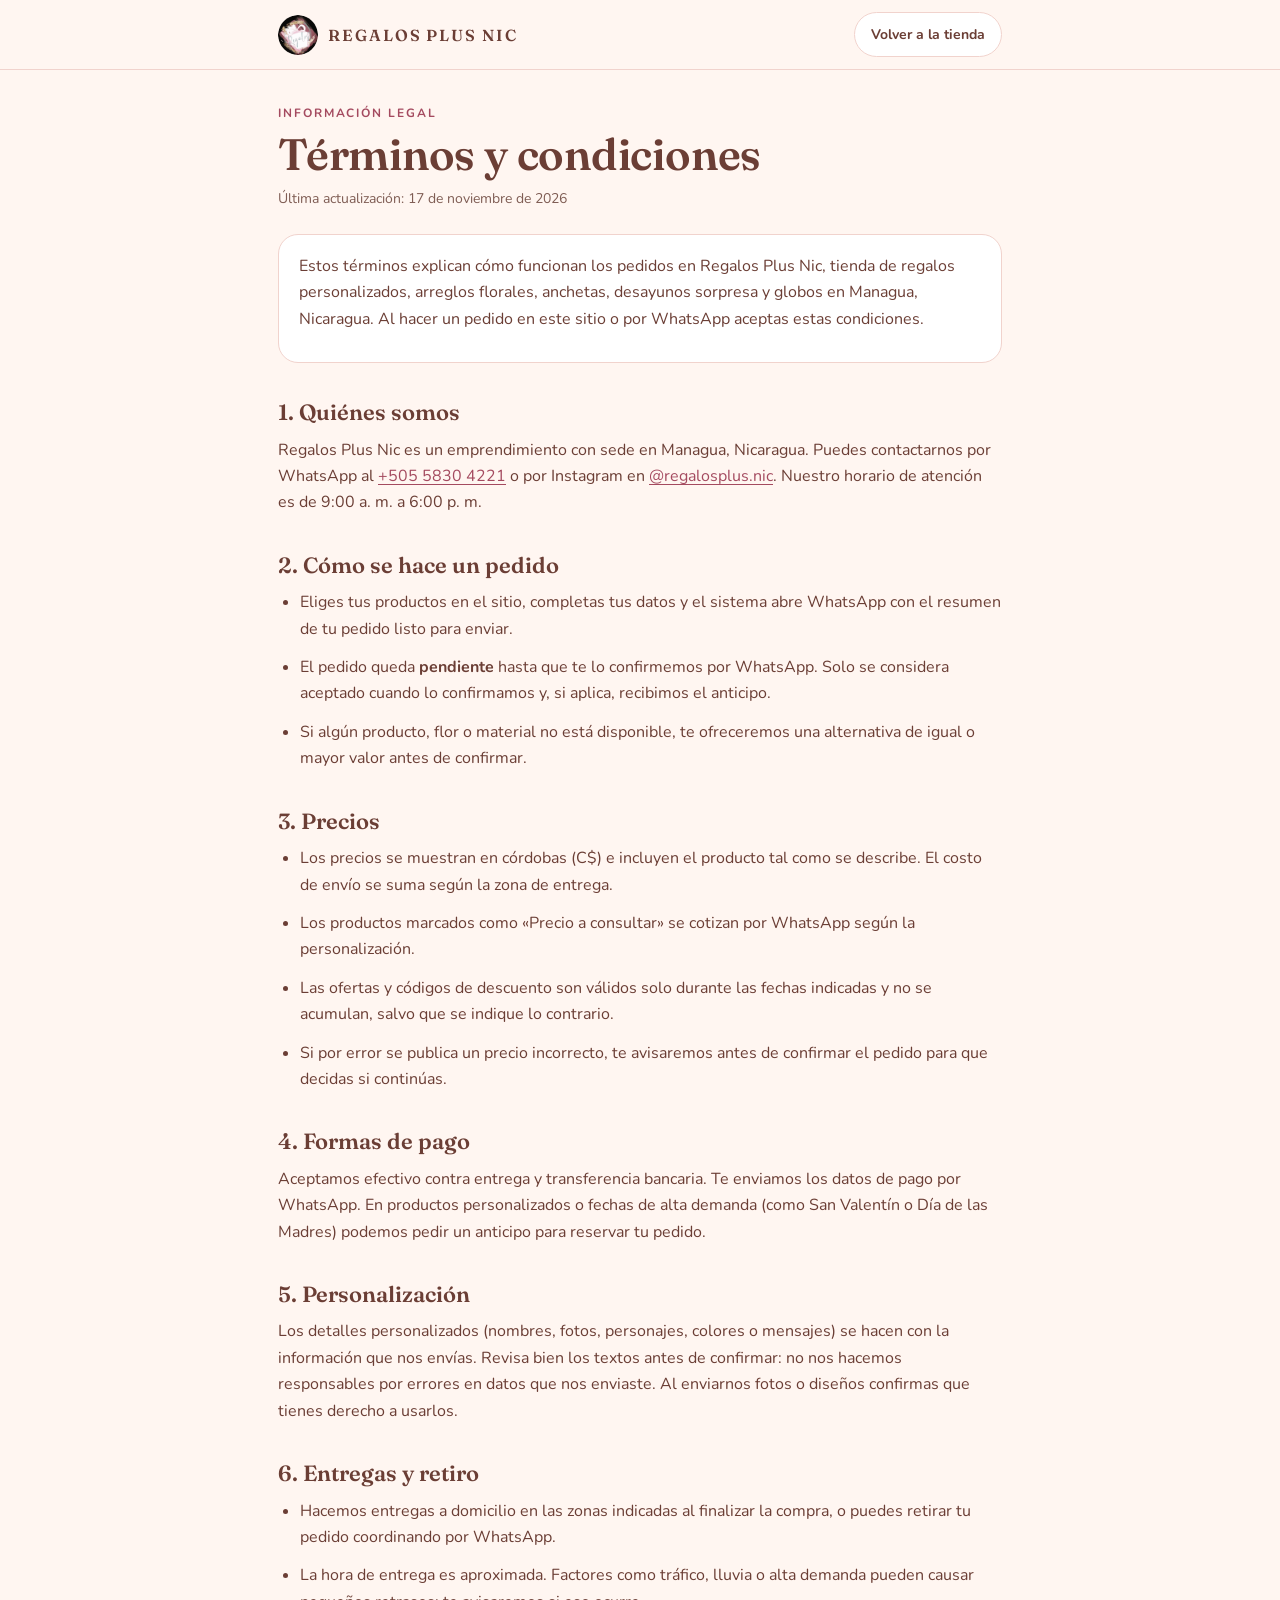
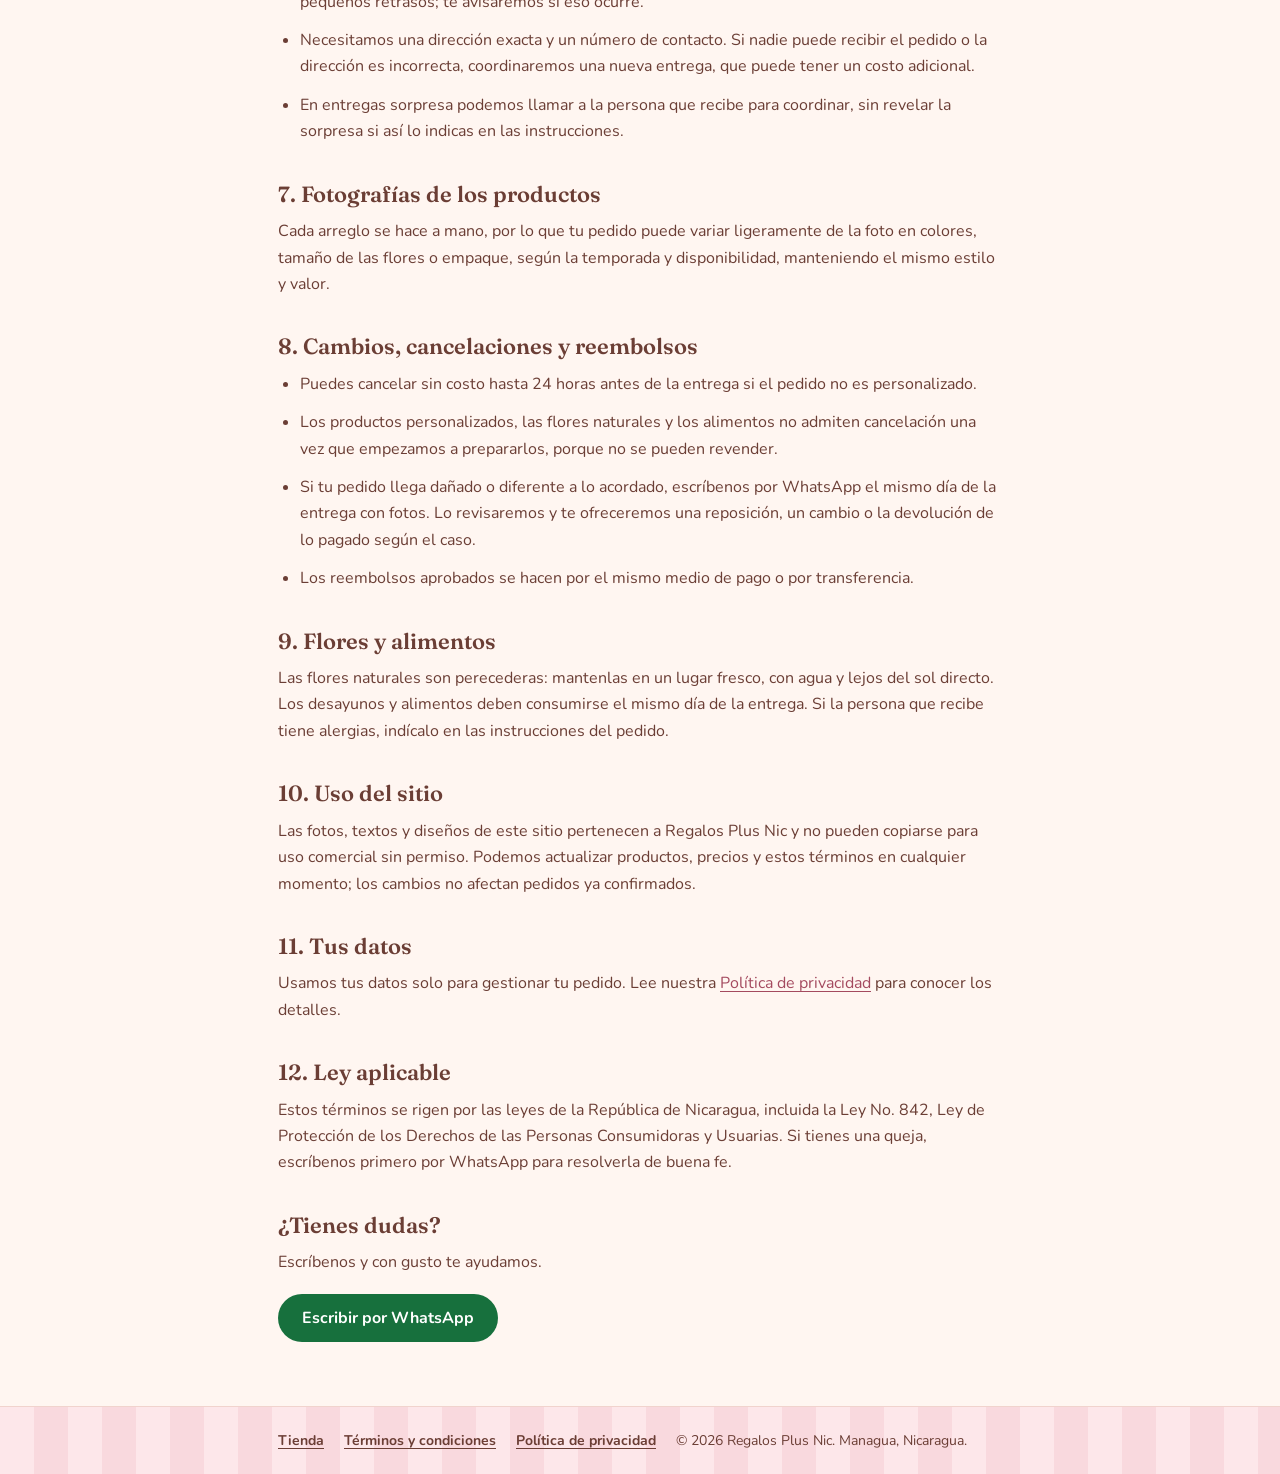
<file: terminos.html>
<!DOCTYPE html>
<html lang="es">
<head>
<meta charset="utf-8">
<meta name="viewport" content="width=device-width,initial-scale=1,viewport-fit=cover">
<title>Términos y condiciones | Regalos Plus Nic</title>
<meta name="description" content="Términos y condiciones de compra de Regalos Plus Nic: pedidos por WhatsApp, pagos, entregas en Managua, cambios y cancelaciones.">
<link rel="canonical" href="https://josecaste251-commits.github.io/regalosplus/terminos.html">
<meta name="theme-color" content="#FFF6F1">
<link rel="icon" href="logo-192.png" type="image/png">
<link rel="preconnect" href="https://fonts.googleapis.com">
<link rel="preconnect" href="https://fonts.gstatic.com" crossorigin>
<link rel="stylesheet" href="https://fonts.googleapis.com/css2?family=Fraunces:opsz,wght@9..144,600&family=Nunito:wght@400;700&display=swap" media="print" onload="this.media='all'">
<noscript><link rel="stylesheet" href="https://fonts.googleapis.com/css2?family=Fraunces:opsz,wght@9..144,600&family=Nunito:wght@400;700&display=swap"></noscript>
<link rel="stylesheet" href="legal.css">
<script src="analytics.js" defer></script>
</head>
<body>
<header class="top"><div class="in">
  <a class="brand" href="./"><img src="logo-192.png" width="40" height="40" alt=""><span>Regalos Plus Nic</span></a>
  <a class="back" href="./">Volver a la tienda</a>
</div></header>
<main>
  <p class="eyebrow">Información legal</p>
  <h1>Términos y condiciones</h1>
  <p class="updated">Última actualización: 17 de noviembre de 2026</p>

  <div class="intro">
    <p>Estos términos explican cómo funcionan los pedidos en Regalos Plus Nic, tienda de regalos personalizados, arreglos florales, anchetas, desayunos sorpresa y globos en Managua, Nicaragua. Al hacer un pedido en este sitio o por WhatsApp aceptas estas condiciones.</p>
  </div>

  <h2>1. Quiénes somos</h2>
  <p>Regalos Plus Nic es un emprendimiento con sede en Managua, Nicaragua. Puedes contactarnos por WhatsApp al <a href="https://wa.me/50558304221">+505 5830 4221</a> o por Instagram en <a href="https://instagram.com/regalosplus.nic">@regalosplus.nic</a>. Nuestro horario de atención es de 9:00 a. m. a 6:00 p. m.</p>

  <h2>2. Cómo se hace un pedido</h2>
  <ul>
    <li>Eliges tus productos en el sitio, completas tus datos y el sistema abre WhatsApp con el resumen de tu pedido listo para enviar.</li>
    <li>El pedido queda <strong>pendiente</strong> hasta que te lo confirmemos por WhatsApp. Solo se considera aceptado cuando lo confirmamos y, si aplica, recibimos el anticipo.</li>
    <li>Si algún producto, flor o material no está disponible, te ofreceremos una alternativa de igual o mayor valor antes de confirmar.</li>
  </ul>

  <h2>3. Precios</h2>
  <ul>
    <li>Los precios se muestran en córdobas (C$) e incluyen el producto tal como se describe. El costo de envío se suma según la zona de entrega.</li>
    <li>Los productos marcados como «Precio a consultar» se cotizan por WhatsApp según la personalización.</li>
    <li>Las ofertas y códigos de descuento son válidos solo durante las fechas indicadas y no se acumulan, salvo que se indique lo contrario.</li>
    <li>Si por error se publica un precio incorrecto, te avisaremos antes de confirmar el pedido para que decidas si continúas.</li>
  </ul>

  <h2>4. Formas de pago</h2>
  <p>Aceptamos efectivo contra entrega y transferencia bancaria. Te enviamos los datos de pago por WhatsApp. En productos personalizados o fechas de alta demanda (como San Valentín o Día de las Madres) podemos pedir un anticipo para reservar tu pedido.</p>

  <h2>5. Personalización</h2>
  <p>Los detalles personalizados (nombres, fotos, personajes, colores o mensajes) se hacen con la información que nos envías. Revisa bien los textos antes de confirmar: no nos hacemos responsables por errores en datos que nos enviaste. Al enviarnos fotos o diseños confirmas que tienes derecho a usarlos.</p>

  <h2>6. Entregas y retiro</h2>
  <ul>
    <li>Hacemos entregas a domicilio en las zonas indicadas al finalizar la compra, o puedes retirar tu pedido coordinando por WhatsApp.</li>
    <li>La hora de entrega es aproximada. Factores como tráfico, lluvia o alta demanda pueden causar pequeños retrasos; te avisaremos si eso ocurre.</li>
    <li>Necesitamos una dirección exacta y un número de contacto. Si nadie puede recibir el pedido o la dirección es incorrecta, coordinaremos una nueva entrega, que puede tener un costo adicional.</li>
    <li>En entregas sorpresa podemos llamar a la persona que recibe para coordinar, sin revelar la sorpresa si así lo indicas en las instrucciones.</li>
  </ul>

  <h2>7. Fotografías de los productos</h2>
  <p>Cada arreglo se hace a mano, por lo que tu pedido puede variar ligeramente de la foto en colores, tamaño de las flores o empaque, según la temporada y disponibilidad, manteniendo el mismo estilo y valor.</p>

  <h2>8. Cambios, cancelaciones y reembolsos</h2>
  <ul>
    <li>Puedes cancelar sin costo hasta 24 horas antes de la entrega si el pedido no es personalizado.</li>
    <li>Los productos personalizados, las flores naturales y los alimentos no admiten cancelación una vez que empezamos a prepararlos, porque no se pueden revender.</li>
    <li>Si tu pedido llega dañado o diferente a lo acordado, escríbenos por WhatsApp el mismo día de la entrega con fotos. Lo revisaremos y te ofreceremos una reposición, un cambio o la devolución de lo pagado según el caso.</li>
    <li>Los reembolsos aprobados se hacen por el mismo medio de pago o por transferencia.</li>
  </ul>

  <h2>9. Flores y alimentos</h2>
  <p>Las flores naturales son perecederas: mantenlas en un lugar fresco, con agua y lejos del sol directo. Los desayunos y alimentos deben consumirse el mismo día de la entrega. Si la persona que recibe tiene alergias, indícalo en las instrucciones del pedido.</p>

  <h2>10. Uso del sitio</h2>
  <p>Las fotos, textos y diseños de este sitio pertenecen a Regalos Plus Nic y no pueden copiarse para uso comercial sin permiso. Podemos actualizar productos, precios y estos términos en cualquier momento; los cambios no afectan pedidos ya confirmados.</p>

  <h2>11. Tus datos</h2>
  <p>Usamos tus datos solo para gestionar tu pedido. Lee nuestra <a href="privacidad.html">Política de privacidad</a> para conocer los detalles.</p>

  <h2>12. Ley aplicable</h2>
  <p>Estos términos se rigen por las leyes de la República de Nicaragua, incluida la Ley No. 842, Ley de Protección de los Derechos de las Personas Consumidoras y Usuarias. Si tienes una queja, escríbenos primero por WhatsApp para resolverla de buena fe.</p>

  <h2>¿Tienes dudas?</h2>
  <p>Escríbenos y con gusto te ayudamos.</p>
  <a class="cta" href="https://wa.me/50558304221?text=Hola%2C%20tengo%20una%20consulta%20sobre%20los%20t%C3%A9rminos%20de%20compra.">Escribir por WhatsApp</a>
</main>
<footer><div class="in">
  <a href="./">Tienda</a><a href="terminos.html" aria-current="page">Términos y condiciones</a><a href="privacidad.html">Política de privacidad</a>
  <span>© 2026 Regalos Plus Nic. Managua, Nicaragua.</span>
</div></footer>
</body>
</html>
</file>
<file: legal.css>
:root{--ink:#6B3E35;--cream:#FFF6F1;--line:#F1D3CD;--rose:#A44A5F;--muted:#7F5D54;--stripe1:#FDE7EA;--stripe2:#F9D9DE;--gold:#E8B887;color-scheme:light}
*,*::before,*::after{box-sizing:border-box}
html{-webkit-text-size-adjust:100%}
body{margin:0;background:var(--cream);color:var(--ink);font:400 16px/1.65 "Nunito",system-ui,-apple-system,"Segoe UI",Roboto,sans-serif}
a{color:var(--rose);text-underline-offset:3px}
.top{position:sticky;top:0;z-index:5;background:rgba(255,246,241,.95);-webkit-backdrop-filter:blur(10px);backdrop-filter:blur(10px);border-bottom:1px solid var(--line)}
.top .in{max-width:760px;margin:0 auto;padding:12px max(18px,env(safe-area-inset-left));display:flex;align-items:center;justify-content:space-between;gap:12px}
.brand{display:inline-flex;align-items:center;gap:10px;text-decoration:none;color:var(--ink);font:600 16px/1 "Fraunces",Georgia,serif;letter-spacing:.12em;text-transform:uppercase}
.brand img{width:40px;height:40px;border-radius:50%}
.back{font-weight:700;font-size:14px;text-decoration:none;border:1px solid var(--line);border-radius:999px;padding:10px 16px;background:#fff;color:var(--ink);white-space:nowrap}
main{max-width:760px;margin:0 auto;padding:36px max(18px,env(safe-area-inset-left)) 64px}
.eyebrow{font:700 12px/1.2 "Nunito",sans-serif;letter-spacing:.16em;text-transform:uppercase;color:var(--rose);margin:0}
h1{font:600 clamp(32px,7vw,44px)/1.1 "Fraunces",Georgia,serif;margin:10px 0 8px;letter-spacing:-.005em}
h2{font:600 22px/1.25 "Fraunces",Georgia,serif;margin:36px 0 10px}
.updated{color:var(--muted);font-size:14px;margin:0 0 24px}
.intro{background:#fff;border:1px solid var(--line);border-radius:20px;padding:18px 20px}
p,li{margin:0 0 12px}
ul{padding-left:22px;margin:0 0 12px}
.cta{display:inline-flex;align-items:center;justify-content:center;min-height:48px;padding:0 24px;border-radius:999px;background:#17703D;color:#fff;font-weight:700;text-decoration:none;margin-top:6px}
footer{border-top:1px solid var(--line);background:repeating-linear-gradient(90deg,var(--stripe1) 0 34px,var(--stripe2) 34px 68px)}
footer .in{max-width:760px;margin:0 auto;padding:22px max(18px,env(safe-area-inset-left));display:flex;flex-wrap:wrap;gap:8px 20px;font-size:14px}
footer a{color:var(--ink);font-weight:700}
</file>
